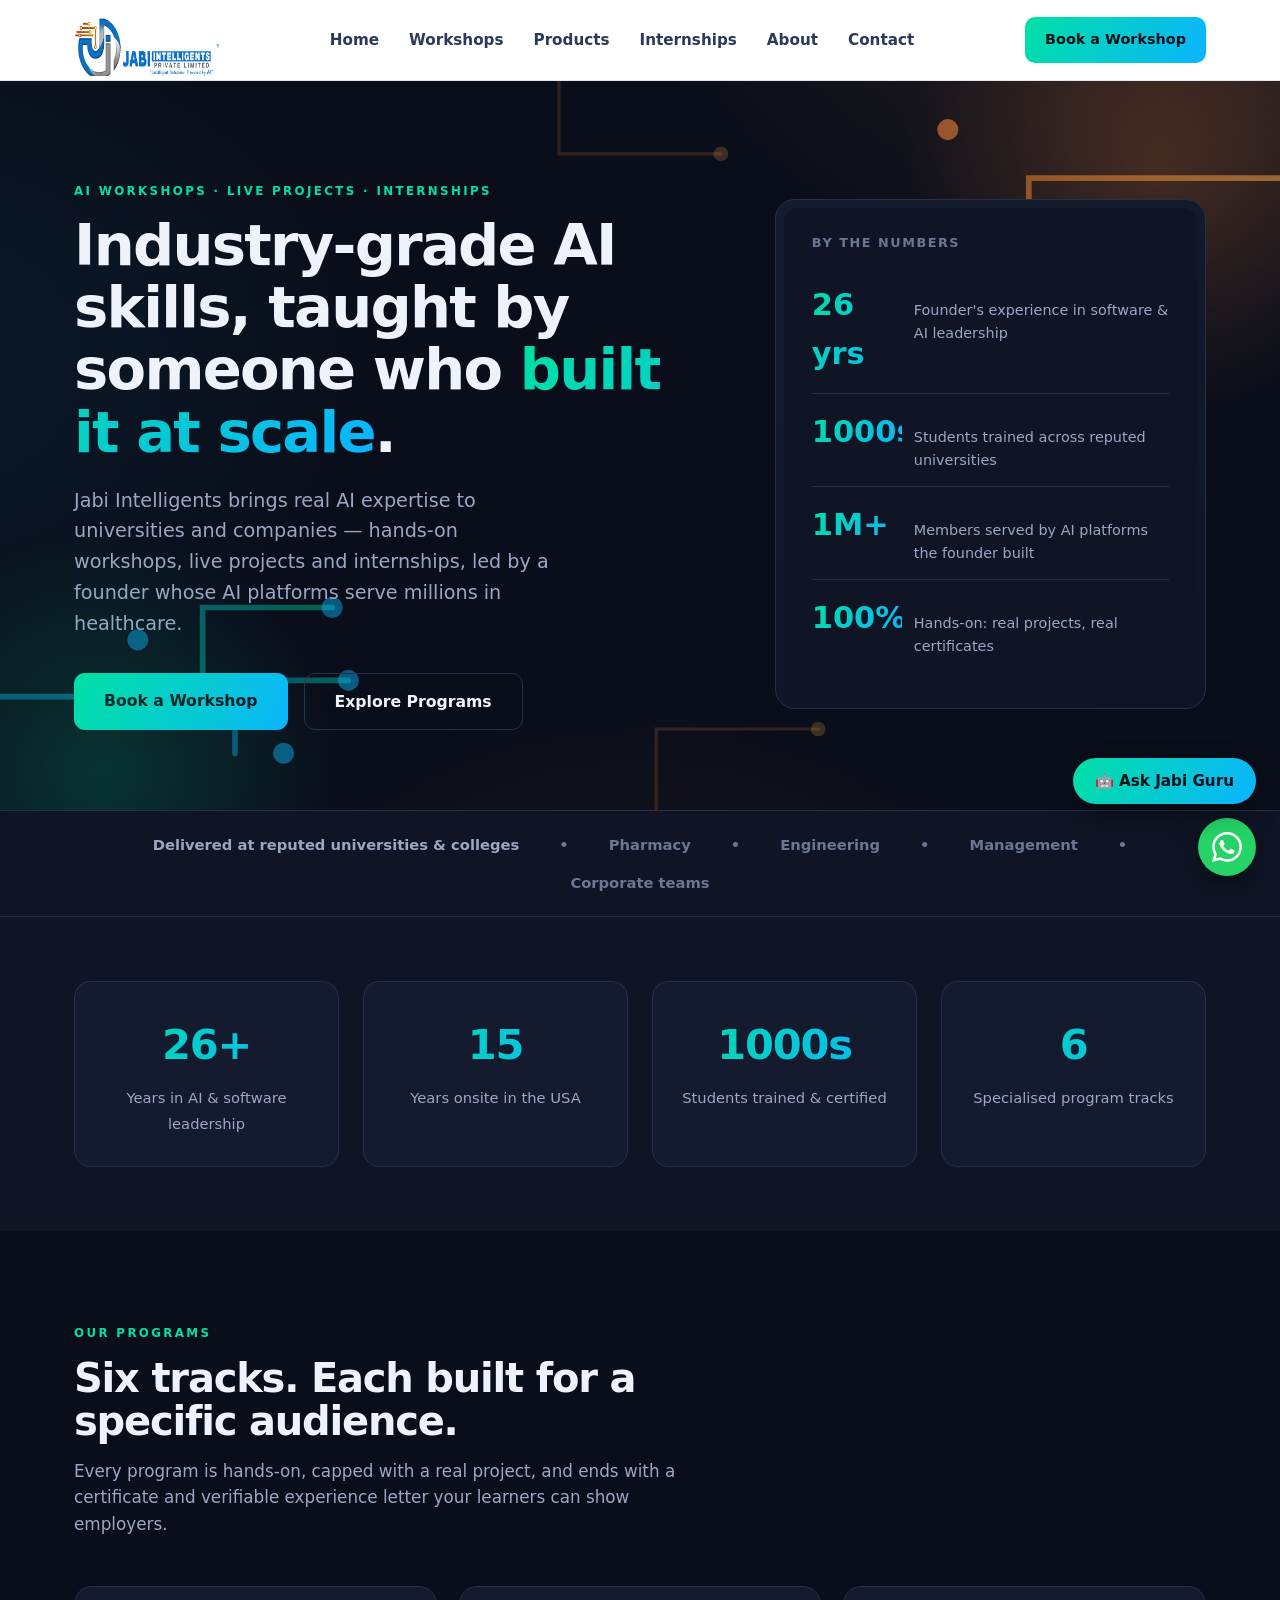
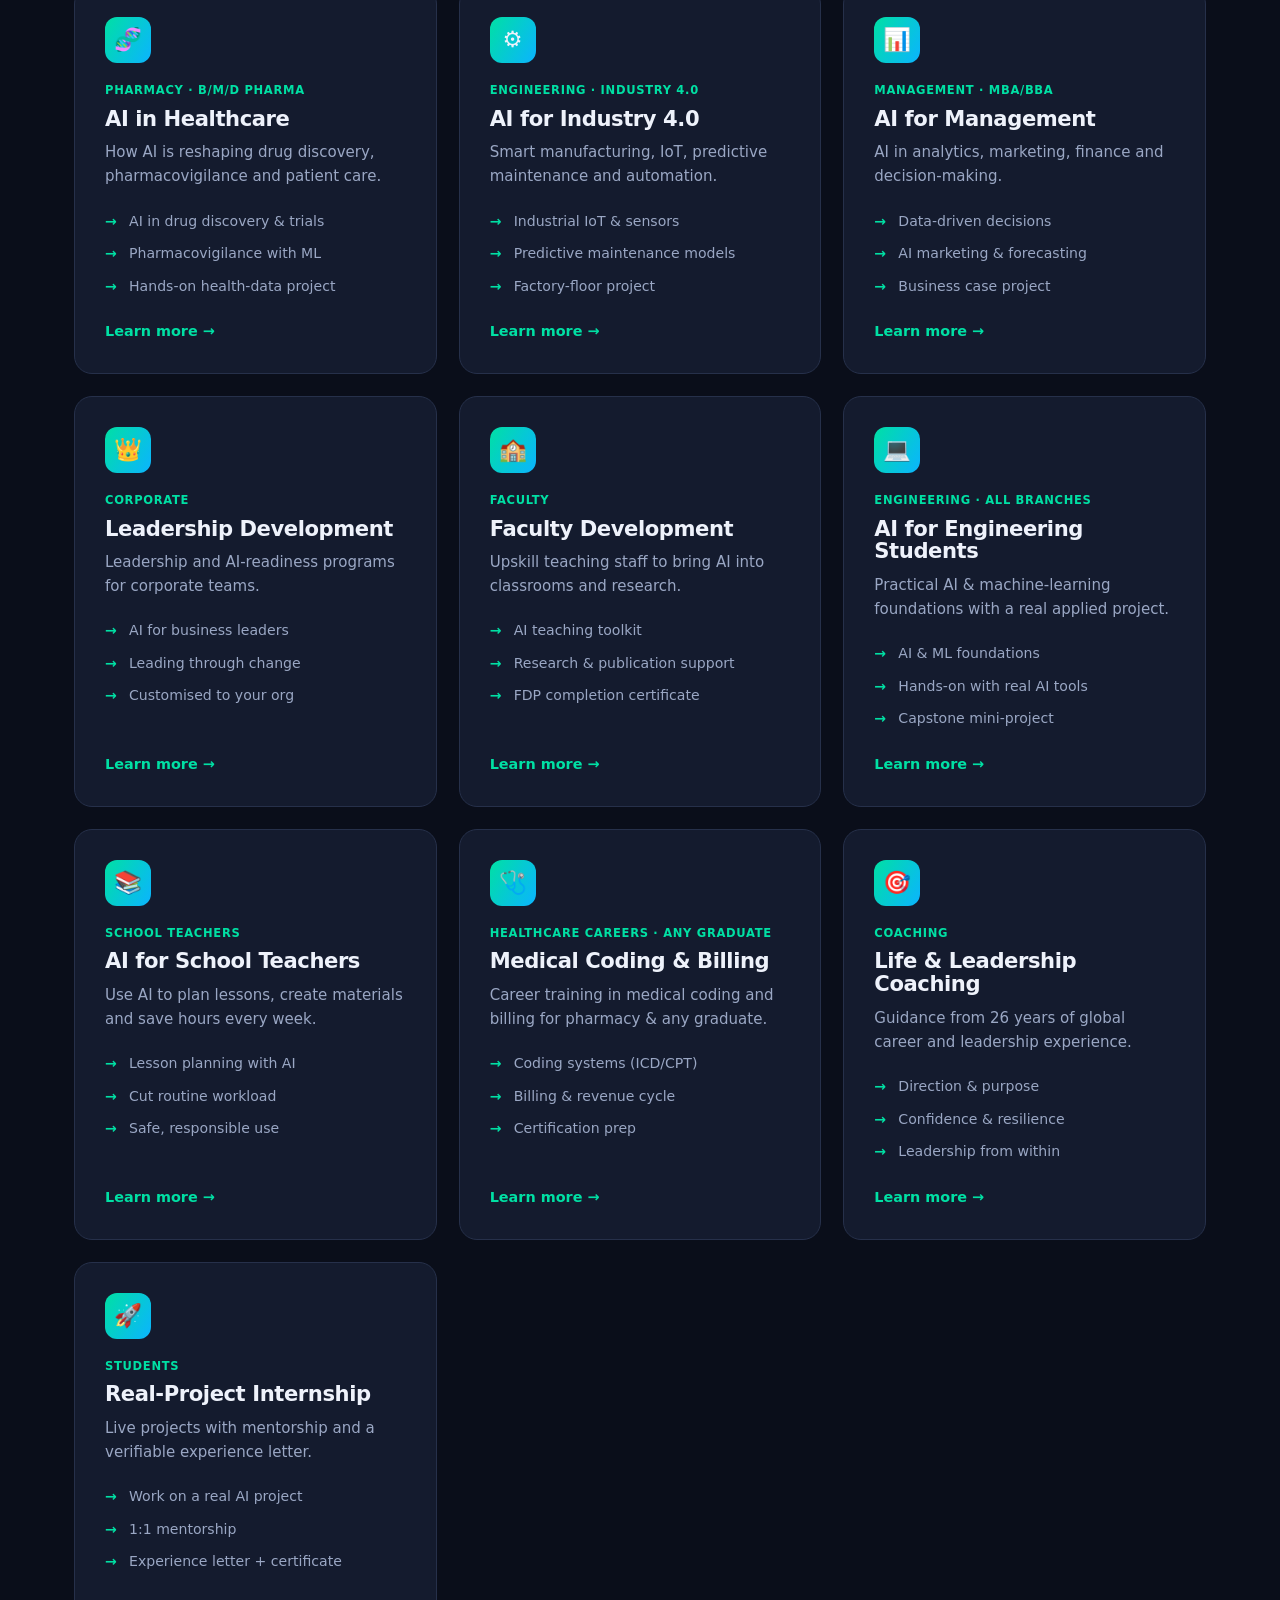
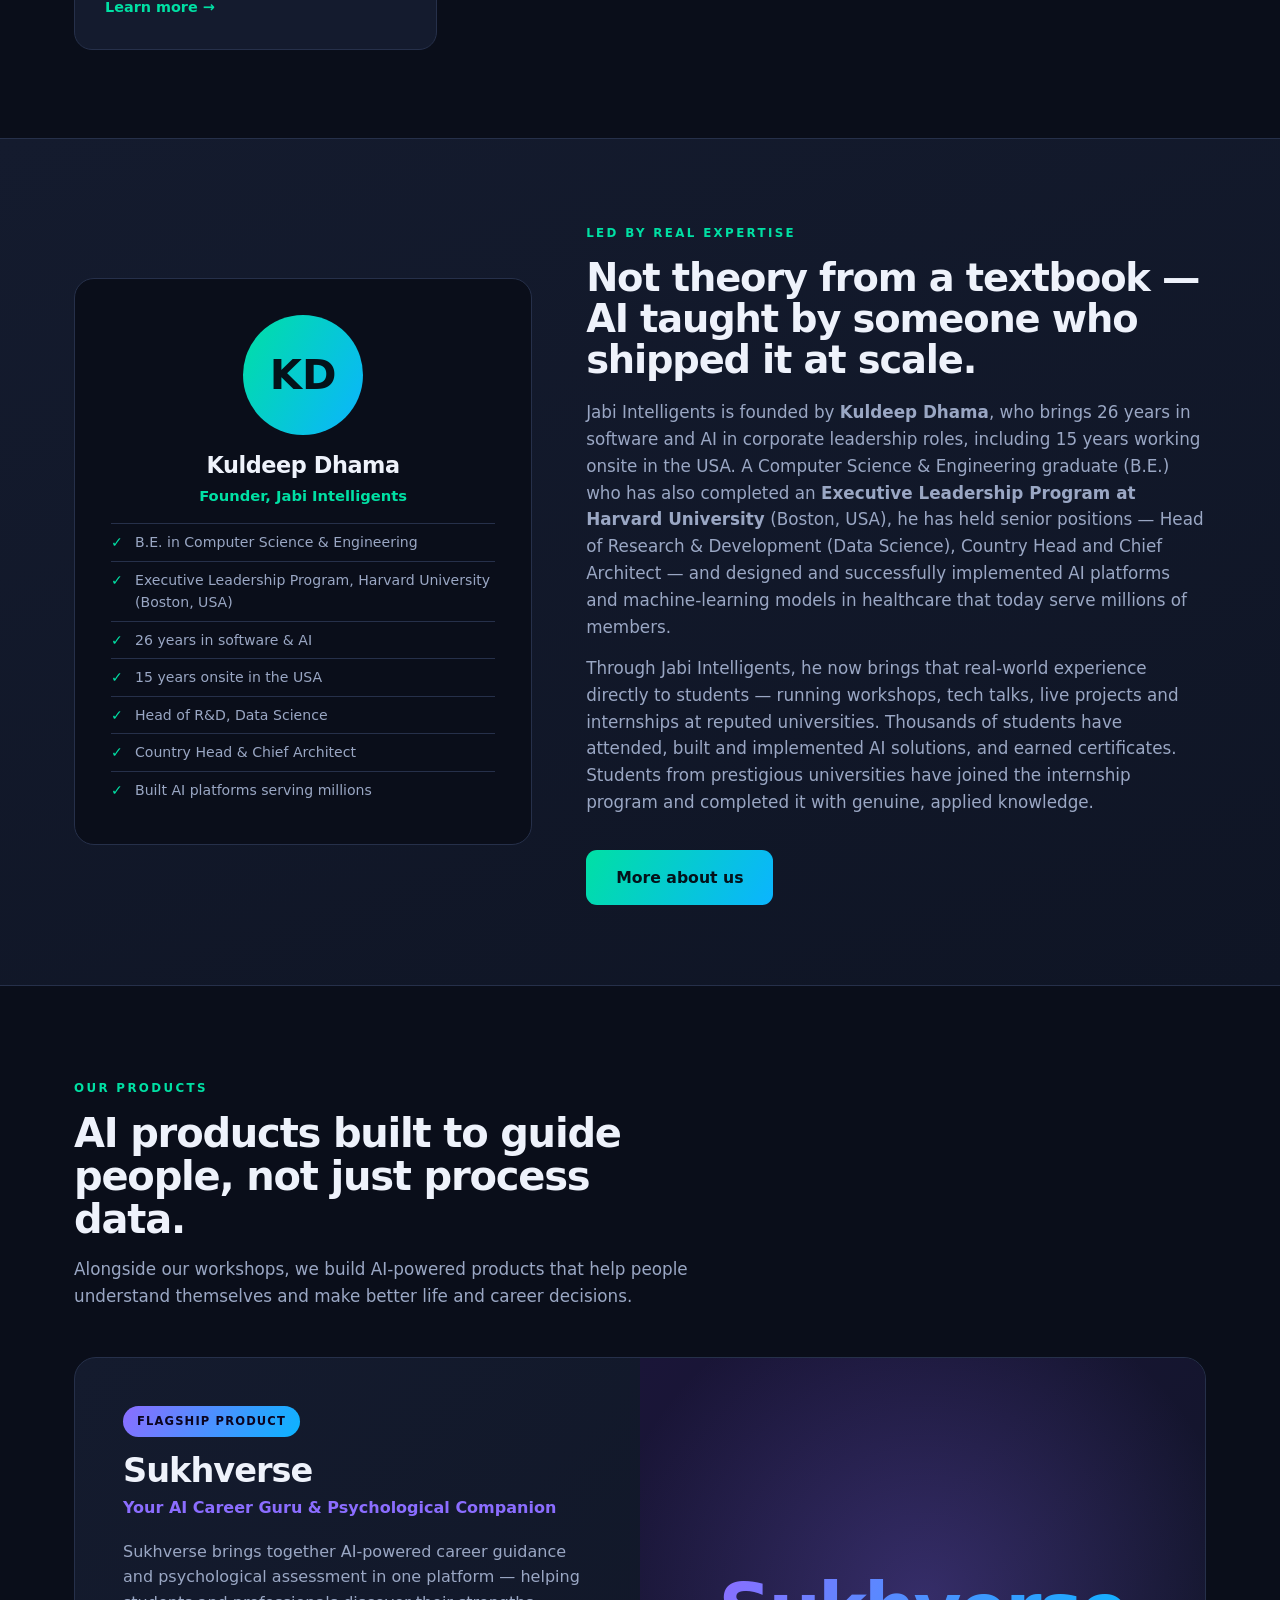
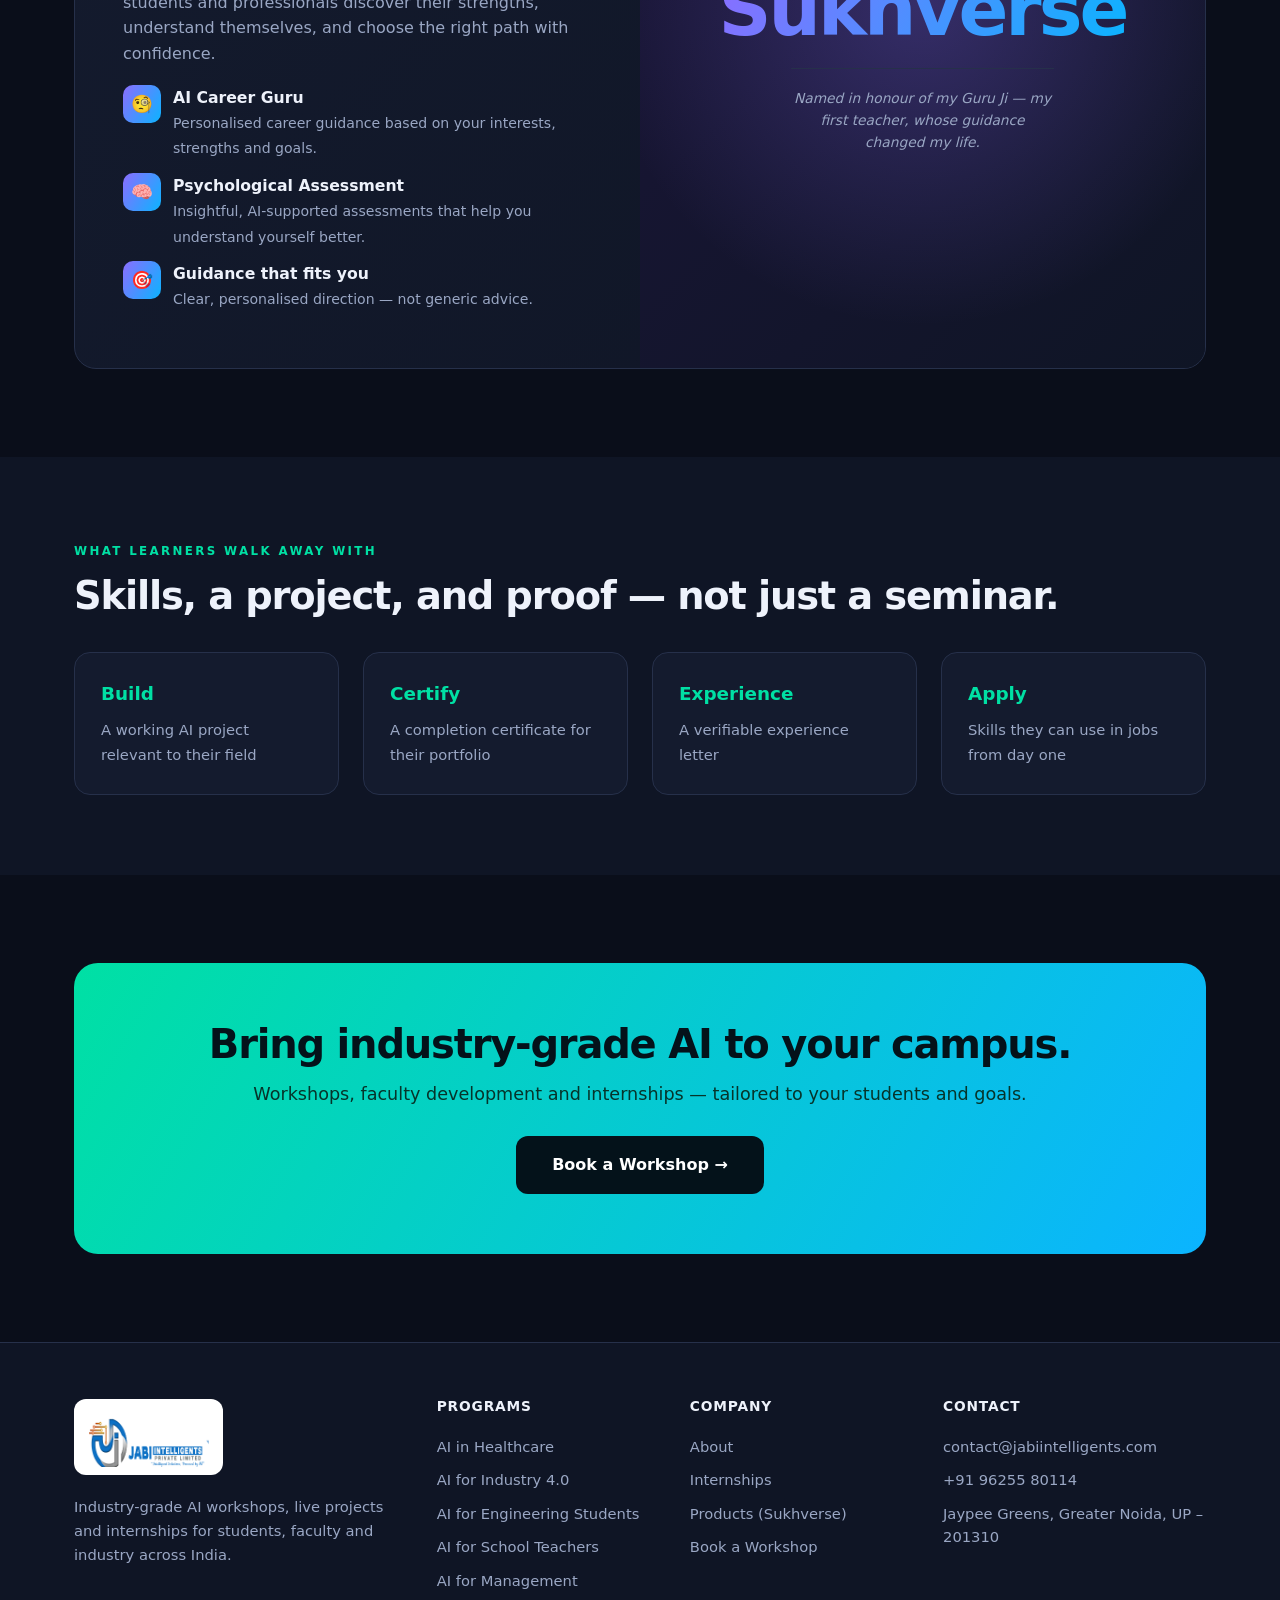
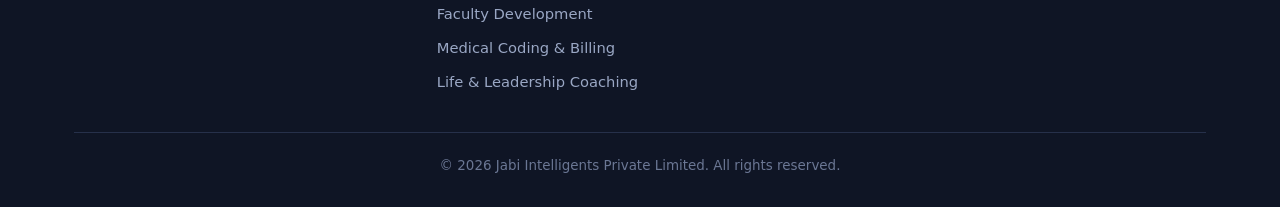
<file: index.html>
<!DOCTYPE html>
<html lang="en">
<head>
<meta charset="UTF-8">
<meta name="viewport" content="width=device-width, initial-scale=1">
<title>Jabi Intelligents — AI Workshops, Live Projects &amp; Internships for Universities</title>
<meta name="description" content="Founded by an AI leader with 26 years' experience, Jabi Intelligents delivers hands-on AI workshops, tech talks, live projects and internships. Thousands of students trained across reputed universities — with real projects and certificates.">
<meta name="author" content="Jabi Intelligents Private Limited">
<meta name="keywords" content="AI workshop, AI workshop for students, AI training, FDP, faculty development program, school teacher AI training, AI for engineering students, AI for pharmacy, medical coding training, AI internship, Industry 4.0 workshop, AI workshop India, Noida, Jabi Intelligents">
<meta name="robots" content="index, follow">
<meta name="geo.region" content="IN-UP">
<meta name="geo.placename" content="Greater Noida">
<link rel="canonical" href="https://jabiintelligents.com/">
<meta property="og:url" content="https://jabiintelligents.com/">
<meta property="og:image" content="https://jabiintelligents.com/jabiLogo.png">
<meta property="og:site_name" content="Jabi Intelligents">
<meta name="twitter:card" content="summary_large_image">
<meta property="og:title" content="Jabi Intelligents — AI Workshops &amp; Internships for Universities">
<meta property="og:description" content="Hands-on AI training led by an industry veteran with 26 years' experience and AI platforms serving millions in healthcare.">
<meta property="og:type" content="website">
<link rel="icon" type="image/png" href="jabiIcon.png">
<link rel="stylesheet" href="style.css">
<script type="application/ld+json">
{
  "@context":"https://schema.org",
  "@type":"EducationalOrganization",
  "name":"Jabi Intelligents Private Limited",
  "alternateName":"Jabi Intelligents",
  "url":"https://jabiintelligents.com",
  "logo":"https://jabiintelligents.com/jabiLogo.png",
  "description":"AI workshops, faculty development programs, live projects and internships for pharmacy, engineering, management students, school teachers and corporate teams across India.",
  "email":"contact@jabiintelligents.com",
  "telephone":"+91-9625580114",
  "address":{"@type":"PostalAddress","streetAddress":"Jaypee Greens","addressLocality":"Greater Noida","addressRegion":"Uttar Pradesh","postalCode":"201310","addressCountry":"IN"},
  "founder":{"@type":"Person","name":"Kuldeep Dhama","jobTitle":"Founder","alumniOf":["Harvard University - Executive Leadership Program","B.E. Computer Science and Engineering"],"description":"B.E. in Computer Science and Engineering, Executive Leadership Program from Harvard University. 26 years in software and AI leadership, 15 years onsite in the USA, builder of healthcare AI platforms serving millions."},
  "sameAs":[]
}
</script>
</head>
<body>

<header>
  <div class="wrap">
    <nav>
      <a class="logo" href="index.html"><img class="nav-logo-img" src="jabiLogo.png" alt="Jabi Intelligents Private Limited"></a>
      <div class="navlinks">
        <a href="index.html">Home</a>
        <a href="programs.html">Workshops</a>
        <a href="index.html#products">Products</a>
        <a href="internship.html">Internships</a>
        <a href="about.html">About</a>
        <a href="contact.html">Contact</a>
      </div>
      <a class="nav-cta" href="contact.html">Book a Workshop</a>
      <button class="menu-btn" aria-label="Menu" onclick="this.closest('nav').querySelector('.navlinks').classList.toggle('open')">&#9776;</button>
    </nav>
  </div>
</header>

<section class="hero">
  <div class="wrap hero-grid">
    <div>
      <span class="eyebrow">AI Workshops &middot; Live Projects &middot; Internships</span>
      <h1>Industry-grade AI skills, taught by someone who <span class="grad-text">built it at scale</span>.</h1>
      <p class="lead">Jabi Intelligents brings real AI expertise to universities and companies &mdash; hands-on workshops, live projects and internships, led by a founder whose AI platforms serve millions in healthcare.</p>
      <div class="hero-cta">
        <a class="btn btn-primary" href="contact.html">Book a Workshop</a>
        <a class="btn btn-ghost" href="programs.html">Explore Programs</a>
      </div>
    </div>
    <div class="hero-panel">
      <div class="hero-panel-inner">
        <h3>By the numbers</h3>
        <div class="mini-stat"><b class="grad-text">26 yrs</b><span>Founder's experience in software &amp; AI leadership</span></div>
        <div class="mini-stat"><b class="grad-text">1000s</b><span>Students trained across reputed universities</span></div>
        <div class="mini-stat"><b class="grad-text">1M+</b><span>Members served by AI platforms the founder built</span></div>
        <div class="mini-stat"><b class="grad-text">100%</b><span>Hands-on: real projects, real certificates</span></div>
      </div>
    </div>
  </div>
</section>

<div class="logos">
  <div class="wrap">
    <b>Delivered at reputed universities &amp; colleges</b>
    <span>&bull;</span><span>Pharmacy</span><span>&bull;</span><span>Engineering</span><span>&bull;</span><span>Management</span><span>&bull;</span><span>Corporate teams</span>
  </div>
</div>

<section class="stats">
  <div class="wrap">
    <div class="stats-grid">
      <div class="stat-card"><b class="grad-text">26+</b><span>Years in AI &amp; software leadership</span></div>
      <div class="stat-card"><b class="grad-text">15</b><span>Years onsite in the USA</span></div>
      <div class="stat-card"><b class="grad-text">1000s</b><span>Students trained &amp; certified</span></div>
      <div class="stat-card"><b class="grad-text">6</b><span>Specialised program tracks</span></div>
    </div>
  </div>
</section>

<section class="block" id="programs">
  <div class="wrap">
    <div class="sec-head">
      <span class="eyebrow">Our Programs</span>
      <h2>Six tracks. Each built for a specific audience.</h2>
      <p>Every program is hands-on, capped with a real project, and ends with a certificate and verifiable experience letter your learners can show employers.</p>
    </div>
    <div class="programs">
      <div class="pcard">
        <div class="ic">&#129516;</div>
        <span class="tag">Pharmacy &middot; B/M/D Pharma</span>
        <h3>AI in Healthcare</h3>
        <p>How AI is reshaping drug discovery, pharmacovigilance and patient care.</p>
        <ul><li>AI in drug discovery &amp; trials</li><li>Pharmacovigilance with ML</li><li>Hands-on health-data project</li></ul>
        <a class="more" href="pharmacy-ai.html">Learn more &rarr;</a>
      </div>
      <div class="pcard">
        <div class="ic">&#9881;</div>
        <span class="tag">Engineering &middot; Industry 4.0</span>
        <h3>AI for Industry 4.0</h3>
        <p>Smart manufacturing, IoT, predictive maintenance and automation.</p>
        <ul><li>Industrial IoT &amp; sensors</li><li>Predictive maintenance models</li><li>Factory-floor project</li></ul>
        <a class="more" href="engineering-ai.html">Learn more &rarr;</a>
      </div>
      <div class="pcard">
        <div class="ic">&#128202;</div>
        <span class="tag">Management &middot; MBA/BBA</span>
        <h3>AI for Management</h3>
        <p>AI in analytics, marketing, finance and decision-making.</p>
        <ul><li>Data-driven decisions</li><li>AI marketing &amp; forecasting</li><li>Business case project</li></ul>
        <a class="more" href="management-ai.html">Learn more &rarr;</a>
      </div>
      <div class="pcard">
        <div class="ic">&#128081;</div>
        <span class="tag">Corporate</span>
        <h3>Leadership Development</h3>
        <p>Leadership and AI-readiness programs for corporate teams.</p>
        <ul><li>AI for business leaders</li><li>Leading through change</li><li>Customised to your org</li></ul>
        <a class="more" href="corporate-leadership.html">Learn more &rarr;</a>
      </div>
      <div class="pcard">
        <div class="ic">&#127979;</div>
        <span class="tag">Faculty</span>
        <h3>Faculty Development</h3>
        <p>Upskill teaching staff to bring AI into classrooms and research.</p>
        <ul><li>AI teaching toolkit</li><li>Research &amp; publication support</li><li>FDP completion certificate</li></ul>
        <a class="more" href="faculty-development.html">Learn more &rarr;</a>
      </div>
      <div class="pcard">
        <div class="ic">&#128187;</div>
        <span class="tag">Engineering &middot; All Branches</span>
        <h3>AI for Engineering Students</h3>
        <p>Practical AI &amp; machine-learning foundations with a real applied project.</p>
        <ul><li>AI &amp; ML foundations</li><li>Hands-on with real AI tools</li><li>Capstone mini-project</li></ul>
        <a class="more" href="engineering-students.html">Learn more &rarr;</a>
      </div>
      <div class="pcard">
        <div class="ic">&#128218;</div>
        <span class="tag">School Teachers</span>
        <h3>AI for School Teachers</h3>
        <p>Use AI to plan lessons, create materials and save hours every week.</p>
        <ul><li>Lesson planning with AI</li><li>Cut routine workload</li><li>Safe, responsible use</li></ul>
        <a class="more" href="school-teachers.html">Learn more &rarr;</a>
      </div>
      <div class="pcard">
        <div class="ic">&#129658;</div>
        <span class="tag">Healthcare Careers &middot; Any Graduate</span>
        <h3>Medical Coding &amp; Billing</h3>
        <p>Career training in medical coding and billing for pharmacy &amp; any graduate.</p>
        <ul><li>Coding systems (ICD/CPT)</li><li>Billing &amp; revenue cycle</li><li>Certification prep</li></ul>
        <a class="more" href="medical-coding.html">Learn more &rarr;</a>
      </div>
      <div class="pcard">
        <div class="ic">&#127919;</div>
        <span class="tag">Coaching</span>
        <h3>Life &amp; Leadership Coaching</h3>
        <p>Guidance from 26 years of global career and leadership experience.</p>
        <ul><li>Direction &amp; purpose</li><li>Confidence &amp; resilience</li><li>Leadership from within</li></ul>
        <a class="more" href="life-coaching.html">Learn more &rarr;</a>
      </div>
      <div class="pcard">
        <div class="ic">&#128640;</div>
        <span class="tag">Students</span>
        <h3>Real-Project Internship</h3>
        <p>Live projects with mentorship and a verifiable experience letter.</p>
        <ul><li>Work on a real AI project</li><li>1:1 mentorship</li><li>Experience letter + certificate</li></ul>
        <a class="more" href="internship.html">Learn more &rarr;</a>
      </div>
    </div>
  </div>
</section>

<section class="founder">
  <div class="wrap">
    <div class="founder-card">
      <div class="founder-avatar">KD</div>
      <h3>Kuldeep Dhama</h3>
      <div class="role">Founder, Jabi Intelligents</div>
      <ul class="creds">
        <li>B.E. in Computer Science &amp; Engineering</li>
        <li>Executive Leadership Program, Harvard University (Boston, USA)</li>
        <li>26 years in software &amp; AI</li>
        <li>15 years onsite in the USA</li>
        <li>Head of R&amp;D, Data Science</li>
        <li>Country Head &amp; Chief Architect</li>
        <li>Built AI platforms serving millions</li>
      </ul>
    </div>
    <div>
      <span class="eyebrow">Led by real expertise</span>
      <h2>Not theory from a textbook &mdash; AI taught by someone who shipped it at scale.</h2>
      <p>Jabi Intelligents is founded by <strong>Kuldeep Dhama</strong>, who brings 26 years in software and AI in corporate leadership roles, including 15 years working onsite in the USA. A Computer Science &amp; Engineering graduate (B.E.) who has also completed an <strong>Executive Leadership Program at Harvard University</strong> (Boston, USA), he has held senior positions &mdash; Head of Research &amp; Development (Data Science), Country Head and Chief Architect &mdash; and designed and successfully implemented AI platforms and machine-learning models in healthcare that today serve millions of members.</p>
      <p>Through Jabi Intelligents, he now brings that real-world experience directly to students &mdash; running workshops, tech talks, live projects and internships at reputed universities. Thousands of students have attended, built and implemented AI solutions, and earned certificates. Students from prestigious universities have joined the internship program and completed it with genuine, applied knowledge.</p>
      <div class="hero-cta"><a class="btn btn-primary" href="about.html">More about us</a></div>
    </div>
  </div>
</section>

<section class="products" id="products">
  <div class="wrap">
    <div class="sec-head">
      <span class="eyebrow">Our Products</span>
      <h2>AI products built to guide people, not just process data.</h2>
      <p>Alongside our workshops, we build AI-powered products that help people understand themselves and make better life and career decisions.</p>
    </div>
    <div class="product-card">
      <div class="pc-body">
        <span class="product-badge">Flagship Product</span>
        <h3>Sukhverse</h3>
        <div class="tagline">Your AI Career Guru &amp; Psychological Companion</div>
        <p>Sukhverse brings together AI-powered career guidance and psychological assessment in one platform &mdash; helping students and professionals discover their strengths, understand themselves, and choose the right path with confidence.</p>
        <div class="product-feats">
          <div class="pf"><div class="pfic">&#129488;</div><div><b>AI Career Guru</b><span>Personalised career guidance based on your interests, strengths and goals.</span></div></div>
          <div class="pf"><div class="pfic">&#129504;</div><div><b>Psychological Assessment</b><span>Insightful, AI-supported assessments that help you understand yourself better.</span></div></div>
          <div class="pf"><div class="pfic">&#127919;</div><div><b>Guidance that fits you</b><span>Clear, personalised direction &mdash; not generic advice.</span></div></div>
        </div>
      </div>
      <div class="pc-visual">
        <div class="bigmark">Sukhverse</div>
        <div class="dedication">Named in honour of my Guru Ji &mdash; my first teacher, whose guidance changed my life.</div>
      </div>
    </div>
  </div>
</section>

<section class="band">
  <div class="wrap">
    <span class="eyebrow">What learners walk away with</span>
    <h2>Skills, a project, and proof &mdash; not just a seminar.</h2>
    <div class="out-grid">
      <div class="o"><b>Build</b><span>A working AI project relevant to their field</span></div>
      <div class="o"><b>Certify</b><span>A completion certificate for their portfolio</span></div>
      <div class="o"><b>Experience</b><span>A verifiable experience letter</span></div>
      <div class="o"><b>Apply</b><span>Skills they can use in jobs from day one</span></div>
    </div>
  </div>
</section>

<section class="block">
  <div class="wrap">
    <div class="cta">
      <h2>Bring industry-grade AI to your campus.</h2>
      <p>Workshops, faculty development and internships &mdash; tailored to your students and goals.</p>
      <a class="btn-dark" href="contact.html">Book a Workshop &rarr;</a>
    </div>
  </div>
</section>

<footer>
  <div class="wrap">
    <div class="cols">
      <div>
        <img class="footer-logo-img" src="jabiLogo.png" alt="Jabi Intelligents">
        <p>Industry-grade AI workshops, live projects and internships for students, faculty and industry across India.</p>
      </div>
      <div>
        <h4>Programs</h4>
        <a href="pharmacy-ai.html">AI in Healthcare</a>
        <a href="engineering-ai.html">AI for Industry 4.0</a>
        <a href="engineering-students.html">AI for Engineering Students</a>
        <a href="school-teachers.html">AI for School Teachers</a>
        <a href="management-ai.html">AI for Management</a>
        <a href="faculty-development.html">Faculty Development</a>
        <a href="medical-coding.html">Medical Coding &amp; Billing</a>
        <a href="life-coaching.html">Life &amp; Leadership Coaching</a>
      </div>
      <div>
        <h4>Company</h4>
        <a href="about.html">About</a>
        <a href="internship.html">Internships</a>
        <a href="index.html#products">Products (Sukhverse)</a>
        <a href="contact.html">Book a Workshop</a>
      </div>
      <div>
        <h4>Contact</h4>
        <a href="mailto:contact@jabiintelligents.com">contact@jabiintelligents.com</a>
        <a href="tel:+919625580114">+91 96255 80114</a>
        <a>Jaypee Greens, Greater Noida, UP &ndash; 201310</a>
      </div>
    </div>
    <div class="copyright">&copy; 2026 Jabi Intelligents Private Limited. All rights reserved.</div>
  </div>
</footer>

<a class="wa" href="https://wa.me/919625580114" aria-label="WhatsApp"><svg viewBox="0 0 24 24" width="30" height="30" fill="#fff" aria-hidden="true"><path d="M17.472 14.382c-.297-.149-1.758-.867-2.03-.967-.273-.099-.471-.148-.67.15-.197.297-.767.966-.94 1.164-.173.199-.347.223-.644.075-.297-.15-1.255-.463-2.39-1.475-.883-.788-1.48-1.761-1.653-2.059-.173-.297-.018-.458.13-.606.134-.133.298-.347.446-.52.149-.174.198-.298.298-.497.099-.198.05-.371-.025-.52-.075-.149-.669-1.612-.916-2.207-.242-.579-.487-.5-.669-.51-.173-.008-.371-.01-.57-.01-.198 0-.52.074-.792.372-.272.297-1.04 1.016-1.04 2.479 0 1.462 1.065 2.875 1.213 3.074.149.198 2.096 3.2 5.077 4.487.709.306 1.262.489 1.694.625.712.227 1.36.195 1.871.118.571-.085 1.758-.719 2.006-1.413.248-.694.248-1.289.173-1.413-.074-.124-.272-.198-.57-.347m-5.421 7.403h-.004a9.87 9.87 0 01-5.031-1.378l-.361-.214-3.741.982.998-3.648-.235-.374a9.86 9.86 0 01-1.51-5.26c.001-5.45 4.436-9.884 9.888-9.884 2.64 0 5.122 1.03 6.988 2.898a9.825 9.825 0 012.893 6.994c-.003 5.45-4.437 9.884-9.885 9.884m8.413-18.297A11.815 11.815 0 0012.05 0C5.495 0 .16 5.335.157 11.892c0 2.096.547 4.142 1.588 5.945L.057 24l6.305-1.654a11.882 11.882 0 005.683 1.448h.005c6.554 0 11.89-5.335 11.893-11.893a11.821 11.821 0 00-3.48-8.413Z"/></svg></a>

<script src="chat.js?v=7" defer></script>
</body>
</html>
</file>
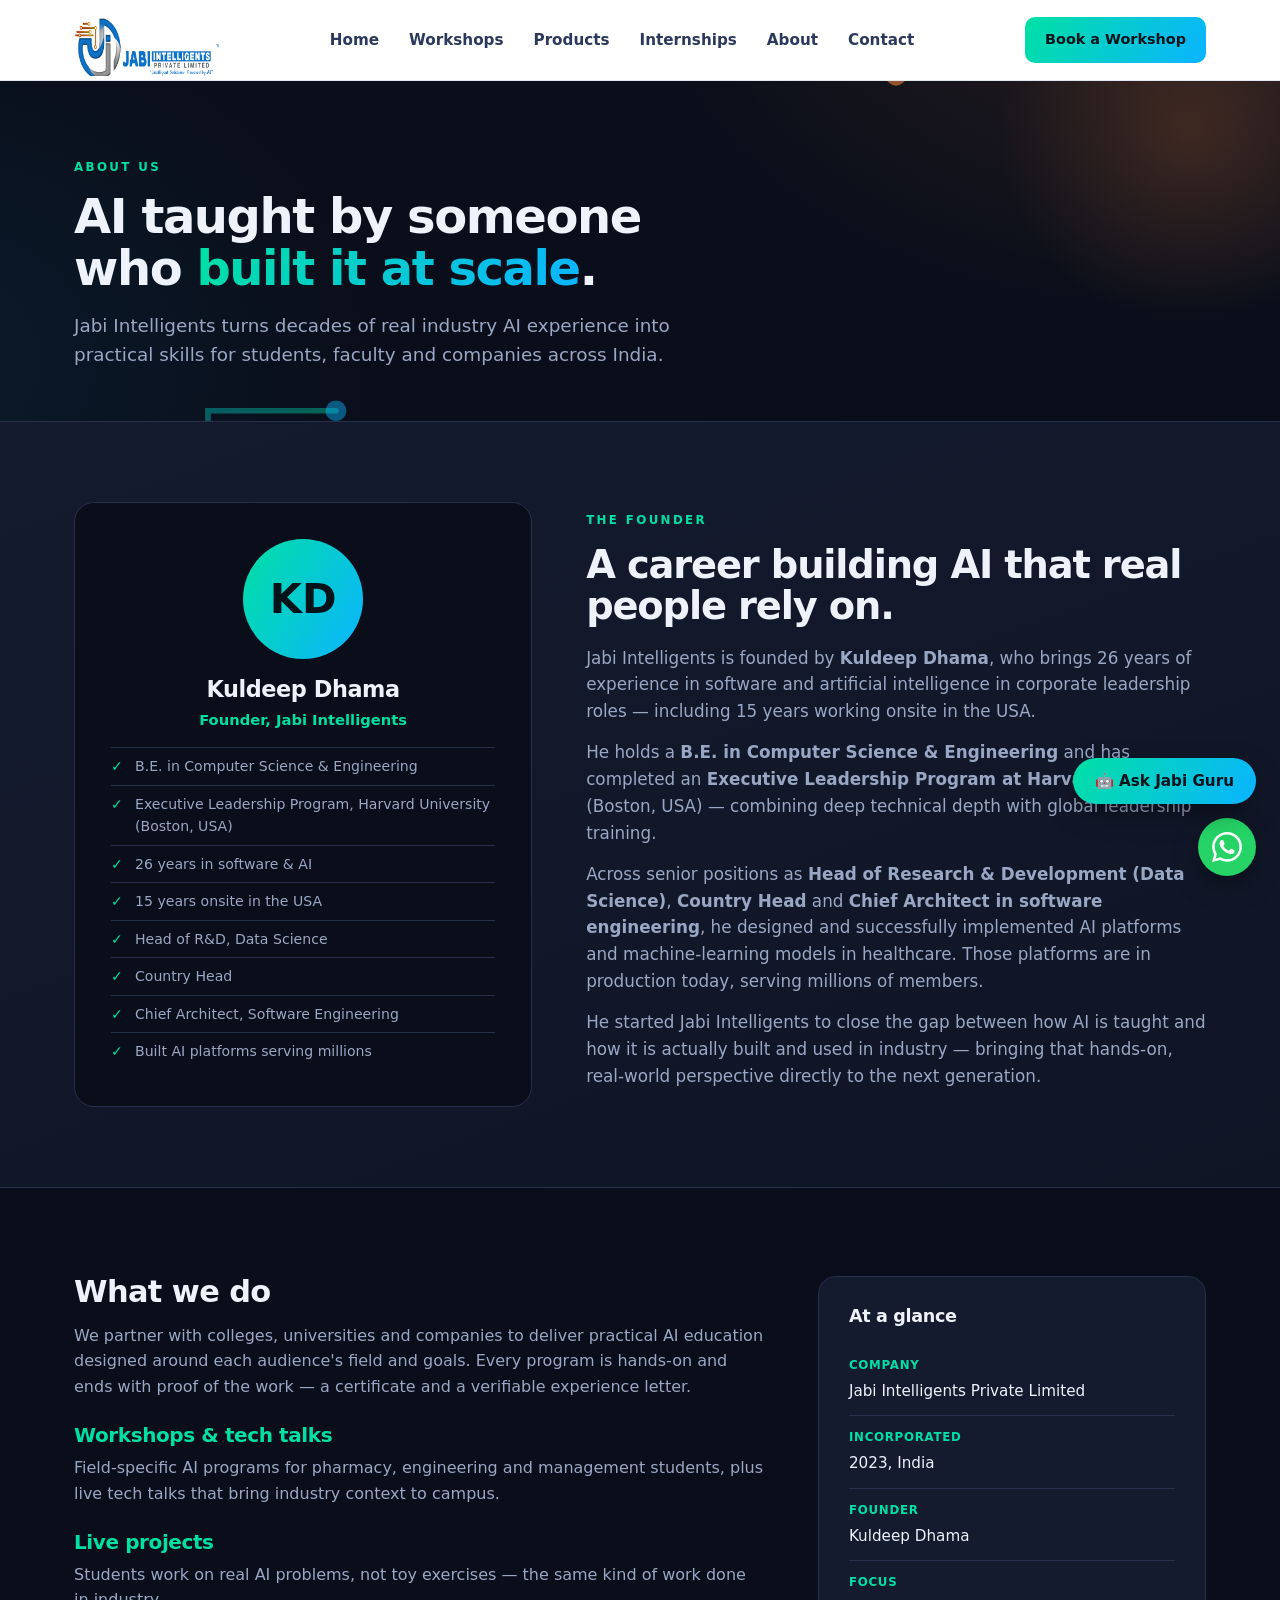
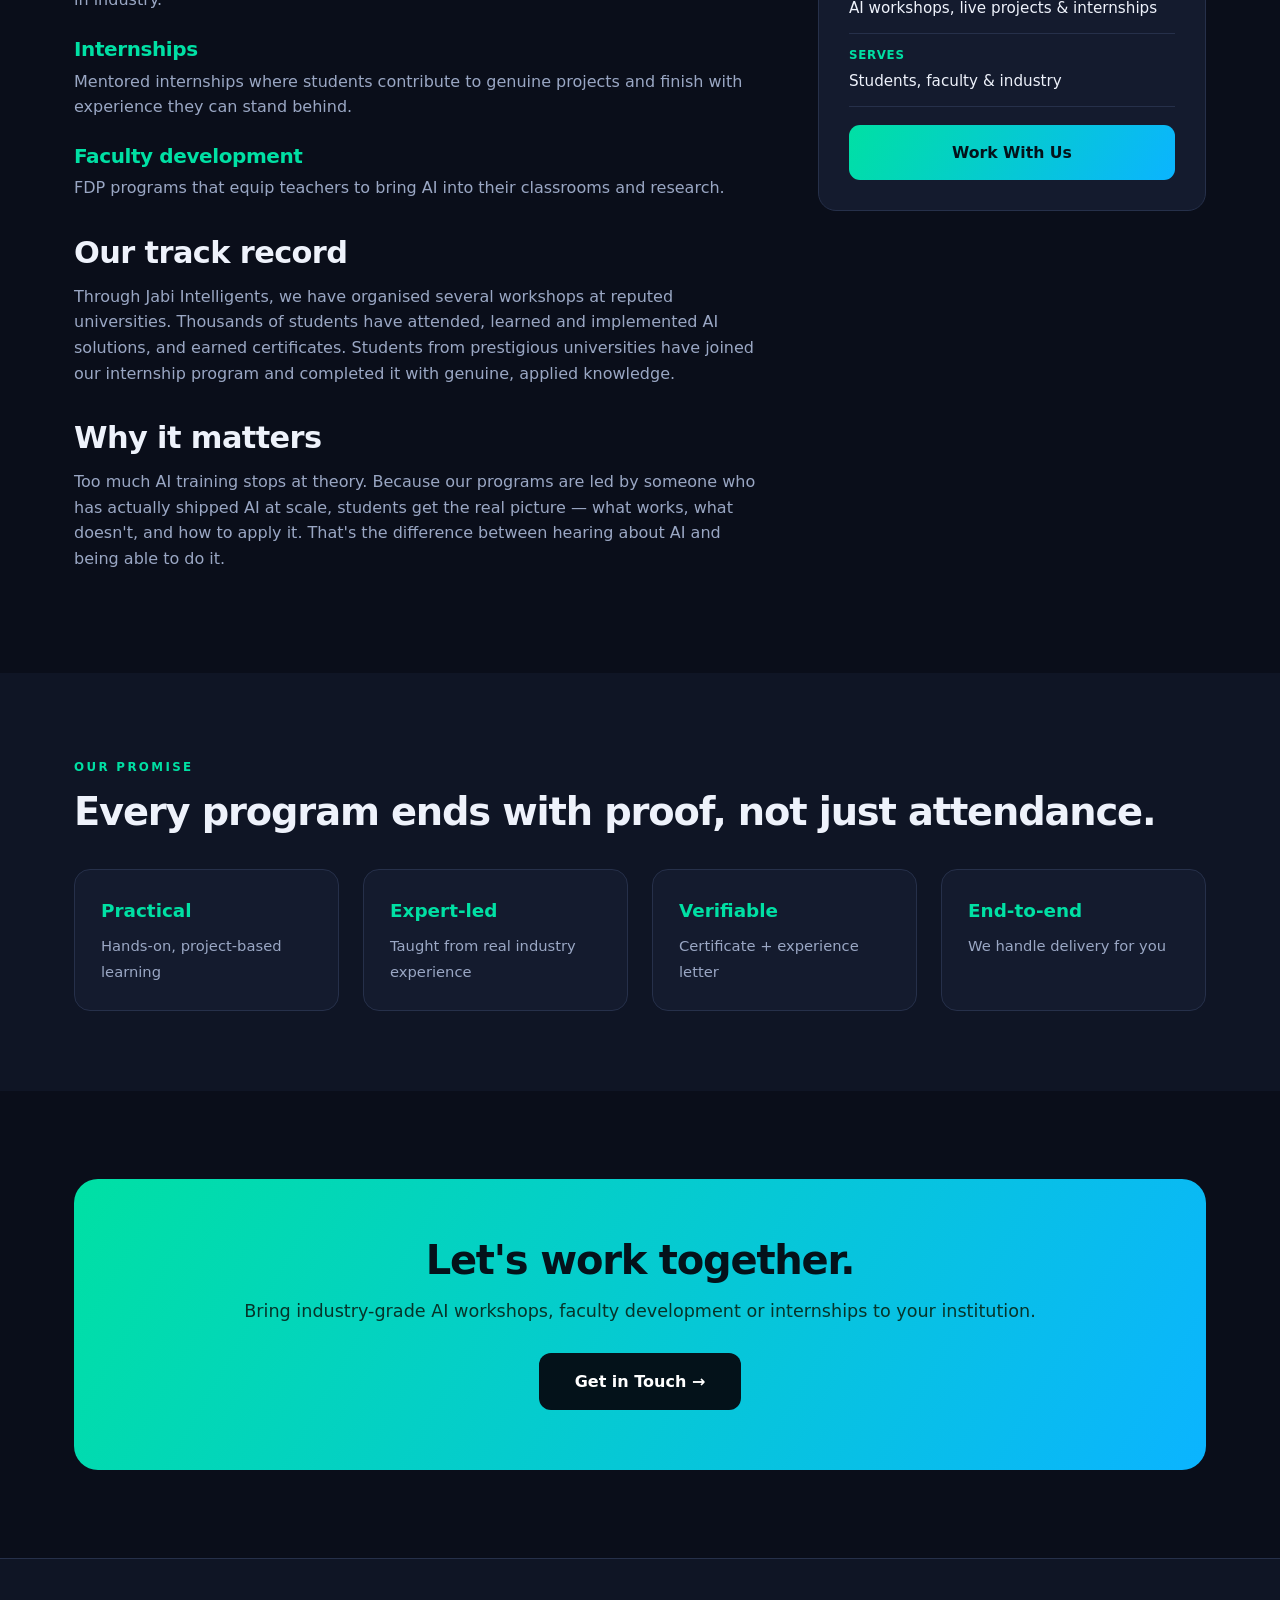
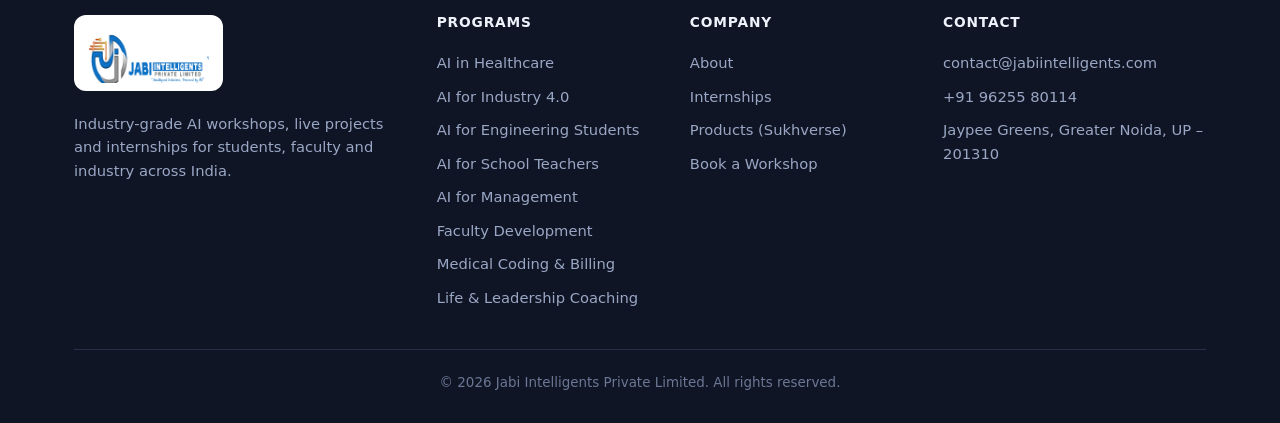
<file: about.html>
<!DOCTYPE html>
<html lang="en">
<head>
<meta charset="UTF-8">
<meta name="viewport" content="width=device-width, initial-scale=1">
<title>About Jabi Intelligents | Founded by an AI Industry Veteran</title>
<meta name="description" content="Jabi Intelligents is founded by Kuldeep Dhama, with 26 years in software and AI leadership and 15 years onsite in the USA, having built healthcare AI platforms serving millions. We deliver hands-on AI workshops and internships across reputed universities.">
<meta name="author" content="Jabi Intelligents Private Limited">
<meta name="keywords" content="Jabi Intelligents, AI training company, Kuldeep Dhama, AI workshops India, about Jabi Intelligents">
<meta name="robots" content="index, follow">
<meta name="geo.region" content="IN-UP">
<meta name="geo.placename" content="Greater Noida">
<link rel="canonical" href="https://jabiintelligents.com/about.html">
<meta property="og:url" content="https://jabiintelligents.com/about.html">
<meta property="og:image" content="https://jabiintelligents.com/jabiLogo.png">
<meta property="og:site_name" content="Jabi Intelligents">
<meta name="twitter:card" content="summary_large_image">
<link rel="icon" type="image/png" href="jabiIcon.png">
<link rel="stylesheet" href="style.css">
</head>
<body>

<header>
  <div class="wrap">
    <nav>
      <a class="logo" href="index.html"><img class="nav-logo-img" src="jabiLogo.png" alt="Jabi Intelligents Private Limited"></a>
      <div class="navlinks">
        <a href="index.html">Home</a>
        <a href="programs.html">Workshops</a>
        <a href="index.html#products">Products</a>
        <a href="internship.html">Internships</a>
        <a href="about.html">About</a>
        <a href="contact.html">Contact</a>
      </div>
      <a class="nav-cta" href="contact.html">Book a Workshop</a>
      <button class="menu-btn" aria-label="Menu" onclick="this.closest('nav').querySelector('.navlinks').classList.toggle('open')">&#9776;</button>
    </nav>
  </div>
</header>

<section class="page-hero">
  <div class="wrap">
    <span class="eyebrow">About Us</span>
    <h1>AI taught by someone who <span class="grad-text">built it at scale</span>.</h1>
    <p>Jabi Intelligents turns decades of real industry AI experience into practical skills for students, faculty and companies across India.</p>
  </div>
</section>

<section class="founder" style="border-top:0">
  <div class="wrap">
    <div class="founder-card">
      <div class="founder-avatar">KD</div>
      <h3>Kuldeep Dhama</h3>
      <div class="role">Founder, Jabi Intelligents</div>
      <ul class="creds">
        <li>B.E. in Computer Science &amp; Engineering</li>
        <li>Executive Leadership Program, Harvard University (Boston, USA)</li>
        <li>26 years in software &amp; AI</li>
        <li>15 years onsite in the USA</li>
        <li>Head of R&amp;D, Data Science</li>
        <li>Country Head</li>
        <li>Chief Architect, Software Engineering</li>
        <li>Built AI platforms serving millions</li>
      </ul>
    </div>
    <div>
      <span class="eyebrow">The Founder</span>
      <h2>A career building AI that real people rely on.</h2>
      <p>Jabi Intelligents is founded by <strong>Kuldeep Dhama</strong>, who brings 26 years of experience in software and artificial intelligence in corporate leadership roles &mdash; including 15 years working onsite in the USA.</p>
      <p>He holds a <strong>B.E. in Computer Science &amp; Engineering</strong> and has completed an <strong>Executive Leadership Program at Harvard University</strong> (Boston, USA) &mdash; combining deep technical depth with global leadership training.</p>
      <p>Across senior positions as <strong>Head of Research &amp; Development (Data Science)</strong>, <strong>Country Head</strong> and <strong>Chief Architect in software engineering</strong>, he designed and successfully implemented AI platforms and machine-learning models in healthcare. Those platforms are in production today, serving millions of members.</p>
      <p>He started Jabi Intelligents to close the gap between how AI is taught and how it is actually built and used in industry &mdash; bringing that hands-on, real-world perspective directly to the next generation.</p>
    </div>
  </div>
</section>

<section class="block">
  <div class="wrap content-grid">
    <div class="prose">
      <h2>What we do</h2>
      <p>We partner with colleges, universities and companies to deliver practical AI education designed around each audience's field and goals. Every program is hands-on and ends with proof of the work &mdash; a certificate and a verifiable experience letter.</p>

      <h3>Workshops &amp; tech talks</h3>
      <p>Field-specific AI programs for pharmacy, engineering and management students, plus live tech talks that bring industry context to campus.</p>

      <h3>Live projects</h3>
      <p>Students work on real AI problems, not toy exercises &mdash; the same kind of work done in industry.</p>

      <h3>Internships</h3>
      <p>Mentored internships where students contribute to genuine projects and finish with experience they can stand behind.</p>

      <h3>Faculty development</h3>
      <p>FDP programs that equip teachers to bring AI into their classrooms and research.</p>

      <h2>Our track record</h2>
      <p>Through Jabi Intelligents, we have organised several workshops at reputed universities. Thousands of students have attended, learned and implemented AI solutions, and earned certificates. Students from prestigious universities have joined our internship program and completed it with genuine, applied knowledge.</p>

      <h2>Why it matters</h2>
      <p>Too much AI training stops at theory. Because our programs are led by someone who has actually shipped AI at scale, students get the real picture &mdash; what works, what doesn't, and how to apply it. That's the difference between hearing about AI and being able to do it.</p>
    </div>
    <aside class="sidebar">
      <h3>At a glance</h3>
      <div class="fact"><b>Company</b><span>Jabi Intelligents Private Limited</span></div>
      <div class="fact"><b>Incorporated</b><span>2023, India</span></div>
      <div class="fact"><b>Founder</b><span>Kuldeep Dhama</span></div>
      <div class="fact"><b>Focus</b><span>AI workshops, live projects &amp; internships</span></div>
      <div class="fact"><b>Serves</b><span>Students, faculty &amp; industry</span></div>
      <a class="btn btn-primary" href="contact.html">Work With Us</a>
    </aside>
  </div>
</section>

<section class="band">
  <div class="wrap">
    <span class="eyebrow">Our promise</span>
    <h2>Every program ends with proof, not just attendance.</h2>
    <div class="out-grid">
      <div class="o"><b>Practical</b><span>Hands-on, project-based learning</span></div>
      <div class="o"><b>Expert-led</b><span>Taught from real industry experience</span></div>
      <div class="o"><b>Verifiable</b><span>Certificate + experience letter</span></div>
      <div class="o"><b>End-to-end</b><span>We handle delivery for you</span></div>
    </div>
  </div>
</section>

<section class="block">
  <div class="wrap">
    <div class="cta">
      <h2>Let's work together.</h2>
      <p>Bring industry-grade AI workshops, faculty development or internships to your institution.</p>
      <a class="btn-dark" href="contact.html">Get in Touch &rarr;</a>
    </div>
  </div>
</section>

<footer>
  <div class="wrap">
    <div class="cols">
      <div>
        <img class="footer-logo-img" src="jabiLogo.png" alt="Jabi Intelligents">
        <p>Industry-grade AI workshops, live projects and internships for students, faculty and industry across India.</p>
      </div>
      <div>
        <h4>Programs</h4>
        <a href="pharmacy-ai.html">AI in Healthcare</a>
        <a href="engineering-ai.html">AI for Industry 4.0</a>
        <a href="engineering-students.html">AI for Engineering Students</a>
        <a href="school-teachers.html">AI for School Teachers</a>
        <a href="management-ai.html">AI for Management</a>
        <a href="faculty-development.html">Faculty Development</a>
        <a href="medical-coding.html">Medical Coding &amp; Billing</a>
        <a href="life-coaching.html">Life &amp; Leadership Coaching</a>
      </div>
      <div>
        <h4>Company</h4>
        <a href="about.html">About</a>
        <a href="internship.html">Internships</a>
        <a href="index.html#products">Products (Sukhverse)</a>
        <a href="contact.html">Book a Workshop</a>
      </div>
      <div>
        <h4>Contact</h4>
        <a href="mailto:contact@jabiintelligents.com">contact@jabiintelligents.com</a>
        <a href="tel:+919625580114">+91 96255 80114</a>
        <a>Jaypee Greens, Greater Noida, UP &ndash; 201310</a>
      </div>
    </div>
    <div class="copyright">&copy; 2026 Jabi Intelligents Private Limited. All rights reserved.</div>
  </div>
</footer>
<a class="wa" href="https://wa.me/919625580114" aria-label="WhatsApp"><svg viewBox="0 0 24 24" width="30" height="30" fill="#fff" aria-hidden="true"><path d="M17.472 14.382c-.297-.149-1.758-.867-2.03-.967-.273-.099-.471-.148-.67.15-.197.297-.767.966-.94 1.164-.173.199-.347.223-.644.075-.297-.15-1.255-.463-2.39-1.475-.883-.788-1.48-1.761-1.653-2.059-.173-.297-.018-.458.13-.606.134-.133.298-.347.446-.52.149-.174.198-.298.298-.497.099-.198.05-.371-.025-.52-.075-.149-.669-1.612-.916-2.207-.242-.579-.487-.5-.669-.51-.173-.008-.371-.01-.57-.01-.198 0-.52.074-.792.372-.272.297-1.04 1.016-1.04 2.479 0 1.462 1.065 2.875 1.213 3.074.149.198 2.096 3.2 5.077 4.487.709.306 1.262.489 1.694.625.712.227 1.36.195 1.871.118.571-.085 1.758-.719 2.006-1.413.248-.694.248-1.289.173-1.413-.074-.124-.272-.198-.57-.347m-5.421 7.403h-.004a9.87 9.87 0 01-5.031-1.378l-.361-.214-3.741.982.998-3.648-.235-.374a9.86 9.86 0 01-1.51-5.26c.001-5.45 4.436-9.884 9.888-9.884 2.64 0 5.122 1.03 6.988 2.898a9.825 9.825 0 012.893 6.994c-.003 5.45-4.437 9.884-9.885 9.884m8.413-18.297A11.815 11.815 0 0012.05 0C5.495 0 .16 5.335.157 11.892c0 2.096.547 4.142 1.588 5.945L.057 24l6.305-1.654a11.882 11.882 0 005.683 1.448h.005c6.554 0 11.89-5.335 11.893-11.893a11.821 11.821 0 00-3.48-8.413Z"/></svg></a>

<script src="chat.js?v=7" defer></script>
</body>
</html>
</file>
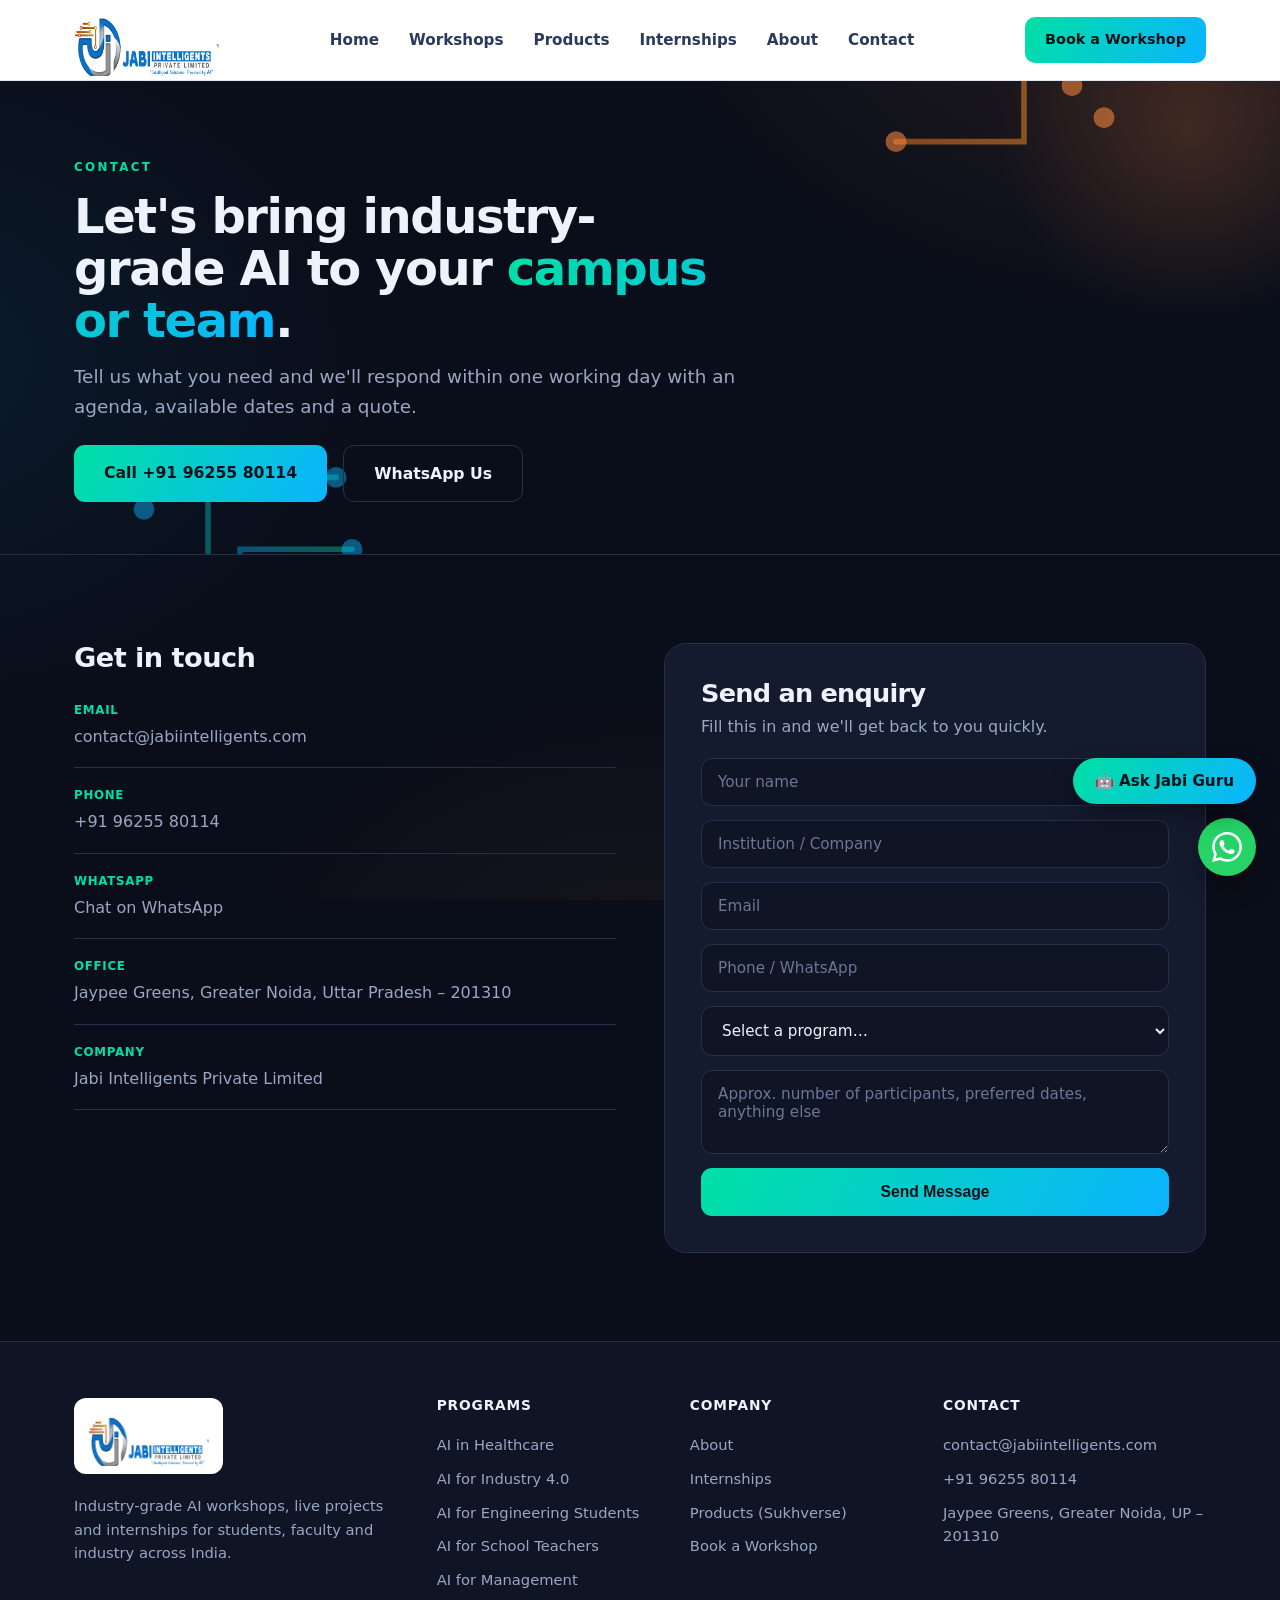
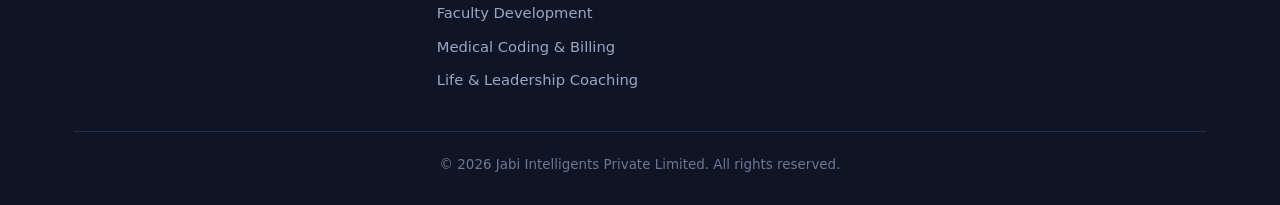
<file: contact.html>
<!DOCTYPE html>
<html lang="en">
<head>
<meta charset="UTF-8">
<meta name="viewport" content="width=device-width, initial-scale=1">
<title>Contact Jabi Intelligents | Book an AI Workshop</title>
<meta name="description" content="Contact Jabi Intelligents to book an AI workshop, faculty development program or internship for your institution or company. Email, phone and WhatsApp.">
<meta name="author" content="Jabi Intelligents Private Limited">
<meta name="keywords" content="book AI workshop, AI workshop enquiry, contact Jabi Intelligents, AI training booking, FDP booking">
<meta name="robots" content="index, follow">
<meta name="geo.region" content="IN-UP">
<meta name="geo.placename" content="Greater Noida">
<link rel="canonical" href="https://jabiintelligents.com/contact.html">
<meta property="og:url" content="https://jabiintelligents.com/contact.html">
<meta property="og:image" content="https://jabiintelligents.com/jabiLogo.png">
<meta property="og:site_name" content="Jabi Intelligents">
<meta name="twitter:card" content="summary_large_image">
<link rel="icon" type="image/png" href="jabiIcon.png">
<link rel="stylesheet" href="style.css">
</head>
<body>

<header>
  <div class="wrap">
    <nav>
      <a class="logo" href="index.html"><img class="nav-logo-img" src="jabiLogo.png" alt="Jabi Intelligents Private Limited"></a>
      <div class="navlinks">
        <a href="index.html">Home</a>
        <a href="programs.html">Workshops</a>
        <a href="index.html#products">Products</a>
        <a href="internship.html">Internships</a>
        <a href="about.html">About</a>
        <a href="contact.html">Contact</a>
      </div>
      <a class="nav-cta" href="contact.html">Book a Workshop</a>
      <button class="menu-btn" aria-label="Menu" onclick="this.closest('nav').querySelector('.navlinks').classList.toggle('open')">&#9776;</button>
    </nav>
  </div>
</header>

<section class="page-hero">
  <div class="wrap">
    <span class="eyebrow">Contact</span>
    <h1>Let's bring industry-grade AI to your <span class="grad-text">campus or team</span>.</h1>
    <p>Tell us what you need and we'll respond within one working day with an agenda, available dates and a quote.</p>
    <div class="hero-cta" style="margin-top:24px">
      <a class="btn btn-primary" href="tel:+919625580114">Call +91 96255 80114</a>
      <a class="btn btn-ghost" href="https://wa.me/919625580114">WhatsApp Us</a>
    </div>
  </div>
</section>

<section class="block">
  <div class="wrap contact-grid">
    <div class="contact-info">
      <h2 style="font-size:1.7rem;margin-bottom:10px">Get in touch</h2>
      <div class="item"><b>Email</b><span><a href="mailto:contact@jabiintelligents.com">contact@jabiintelligents.com</a></span></div>
      <div class="item"><b>Phone</b><span><a href="tel:+919625580114">+91 96255 80114</a></span></div>
      <div class="item"><b>WhatsApp</b><span><a href="https://wa.me/919625580114">Chat on WhatsApp</a></span></div>
      <div class="item"><b>Office</b><span>Jaypee Greens, Greater Noida, Uttar Pradesh &ndash; 201310</span></div>
      <div class="item"><b>Company</b><span>Jabi Intelligents Private Limited</span></div>
    </div>
    <div>
      <div class="leadform" style="grid-template-columns:1fr;padding:36px">
        <div>
          <h2 style="font-size:1.6rem;margin-bottom:6px">Send an enquiry</h2>
          <p style="margin-bottom:18px">Fill this in and we'll get back to you quickly.</p>
          <form id="enq" action="https://formsubmit.co/dhama.kuldeep@gmail.com" method="POST">
            <input type="hidden" name="_subject" value="Website Enquiry - Jabi Intelligents">
            <input type="hidden" name="_template" value="table">
            <input type="hidden" name="_captcha" value="false">
            <input type="hidden" name="_next" value="https://dhamakuldeep-lab.github.io/jabi_website/contact.html?sent=1">
            <input id="f_name" name="Name" type="text" placeholder="Your name" required>
            <input id="f_org" name="Institution / Company" type="text" placeholder="Institution / Company" required>
            <input id="f_email" name="Email" type="email" placeholder="Email" required>
            <input id="f_phone" name="Phone / WhatsApp" type="tel" placeholder="Phone / WhatsApp" required>
            <select id="f_prog" name="Program" required>
              <option value="">Select a program&hellip;</option>
              <option>AI in Healthcare (Pharmacy)</option>
              <option>AI for Industry 4.0 (Engineering/Corporate/ITI/Polytechnic)</option>
              <option>AI for Engineering Students</option>
              <option>AI for School Teachers</option>
              <option>AI for Management</option>
              <option>Corporate Leadership Development</option>
              <option>Faculty Development Program</option>
              <option>Medical Coding &amp; Billing</option>
              <option>Life &amp; Leadership Coaching</option>
              <option>Real-Project Internship</option>
              <option>Sukhverse (product enquiry)</option>
            </select>
            <textarea id="f_msg" name="Details" rows="3" placeholder="Approx. number of participants, preferred dates, anything else"></textarea>
            <button class="btn btn-primary" type="submit">Send Message</button>
          </form>
          <script>
                          var v=vals();
              var text="*Workshop Enquiry*%0A"
                +"Name: "+v.name+"%0A"+"Institution/Company: "+v.org+"%0A"
                +"Email: "+v.email+"%0A"+"Phone: "+v.phone+"%0A"+"Program: "+v.prog+"%0A"
                +"Details: "+v.msg;
              window.open("https://wa.me/919625580114?text="+text,"_blank");
              return false;
            }
            if(new URLSearchParams(location.search).get('sent')){
              var lf=document.querySelector('.leadform');
              if(lf){
                var note=document.createElement('div');
                note.style.cssText='background:rgba(0,224,164,.12);border:1px solid #00e0a4;color:#00e0a4;padding:14px 18px;border-radius:11px;font-weight:700;margin-bottom:16px';
                note.textContent='Thank you! Your message has been sent. We will get back to you within one working day.';
                lf.insertBefore(note, lf.firstChild);
              }
            }
          </script>
        </div>
      </div>
    </div>
  </div>
</section>

<footer>
  <div class="wrap">
    <div class="cols">
      <div>
        <img class="footer-logo-img" src="jabiLogo.png" alt="Jabi Intelligents">
        <p>Industry-grade AI workshops, live projects and internships for students, faculty and industry across India.</p>
      </div>
      <div>
        <h4>Programs</h4>
        <a href="pharmacy-ai.html">AI in Healthcare</a>
        <a href="engineering-ai.html">AI for Industry 4.0</a>
        <a href="engineering-students.html">AI for Engineering Students</a>
        <a href="school-teachers.html">AI for School Teachers</a>
        <a href="management-ai.html">AI for Management</a>
        <a href="faculty-development.html">Faculty Development</a>
        <a href="medical-coding.html">Medical Coding &amp; Billing</a>
        <a href="life-coaching.html">Life &amp; Leadership Coaching</a>
      </div>
      <div>
        <h4>Company</h4>
        <a href="about.html">About</a>
        <a href="internship.html">Internships</a>
        <a href="index.html#products">Products (Sukhverse)</a>
        <a href="contact.html">Book a Workshop</a>
      </div>
      <div>
        <h4>Contact</h4>
        <a href="mailto:contact@jabiintelligents.com">contact@jabiintelligents.com</a>
        <a href="tel:+919625580114">+91 96255 80114</a>
        <a>Jaypee Greens, Greater Noida, UP &ndash; 201310</a>
      </div>
    </div>
    <div class="copyright">&copy; 2026 Jabi Intelligents Private Limited. All rights reserved.</div>
  </div>
</footer>
<a class="wa" href="https://wa.me/919625580114" aria-label="WhatsApp"><svg viewBox="0 0 24 24" width="30" height="30" fill="#fff" aria-hidden="true"><path d="M17.472 14.382c-.297-.149-1.758-.867-2.03-.967-.273-.099-.471-.148-.67.15-.197.297-.767.966-.94 1.164-.173.199-.347.223-.644.075-.297-.15-1.255-.463-2.39-1.475-.883-.788-1.48-1.761-1.653-2.059-.173-.297-.018-.458.13-.606.134-.133.298-.347.446-.52.149-.174.198-.298.298-.497.099-.198.05-.371-.025-.52-.075-.149-.669-1.612-.916-2.207-.242-.579-.487-.5-.669-.51-.173-.008-.371-.01-.57-.01-.198 0-.52.074-.792.372-.272.297-1.04 1.016-1.04 2.479 0 1.462 1.065 2.875 1.213 3.074.149.198 2.096 3.2 5.077 4.487.709.306 1.262.489 1.694.625.712.227 1.36.195 1.871.118.571-.085 1.758-.719 2.006-1.413.248-.694.248-1.289.173-1.413-.074-.124-.272-.198-.57-.347m-5.421 7.403h-.004a9.87 9.87 0 01-5.031-1.378l-.361-.214-3.741.982.998-3.648-.235-.374a9.86 9.86 0 01-1.51-5.26c.001-5.45 4.436-9.884 9.888-9.884 2.64 0 5.122 1.03 6.988 2.898a9.825 9.825 0 012.893 6.994c-.003 5.45-4.437 9.884-9.885 9.884m8.413-18.297A11.815 11.815 0 0012.05 0C5.495 0 .16 5.335.157 11.892c0 2.096.547 4.142 1.588 5.945L.057 24l6.305-1.654a11.882 11.882 0 005.683 1.448h.005c6.554 0 11.89-5.335 11.893-11.893a11.821 11.821 0 00-3.48-8.413Z"/></svg></a>

<script src="chat.js?v=7" defer></script>
</body>
</html>
</file>
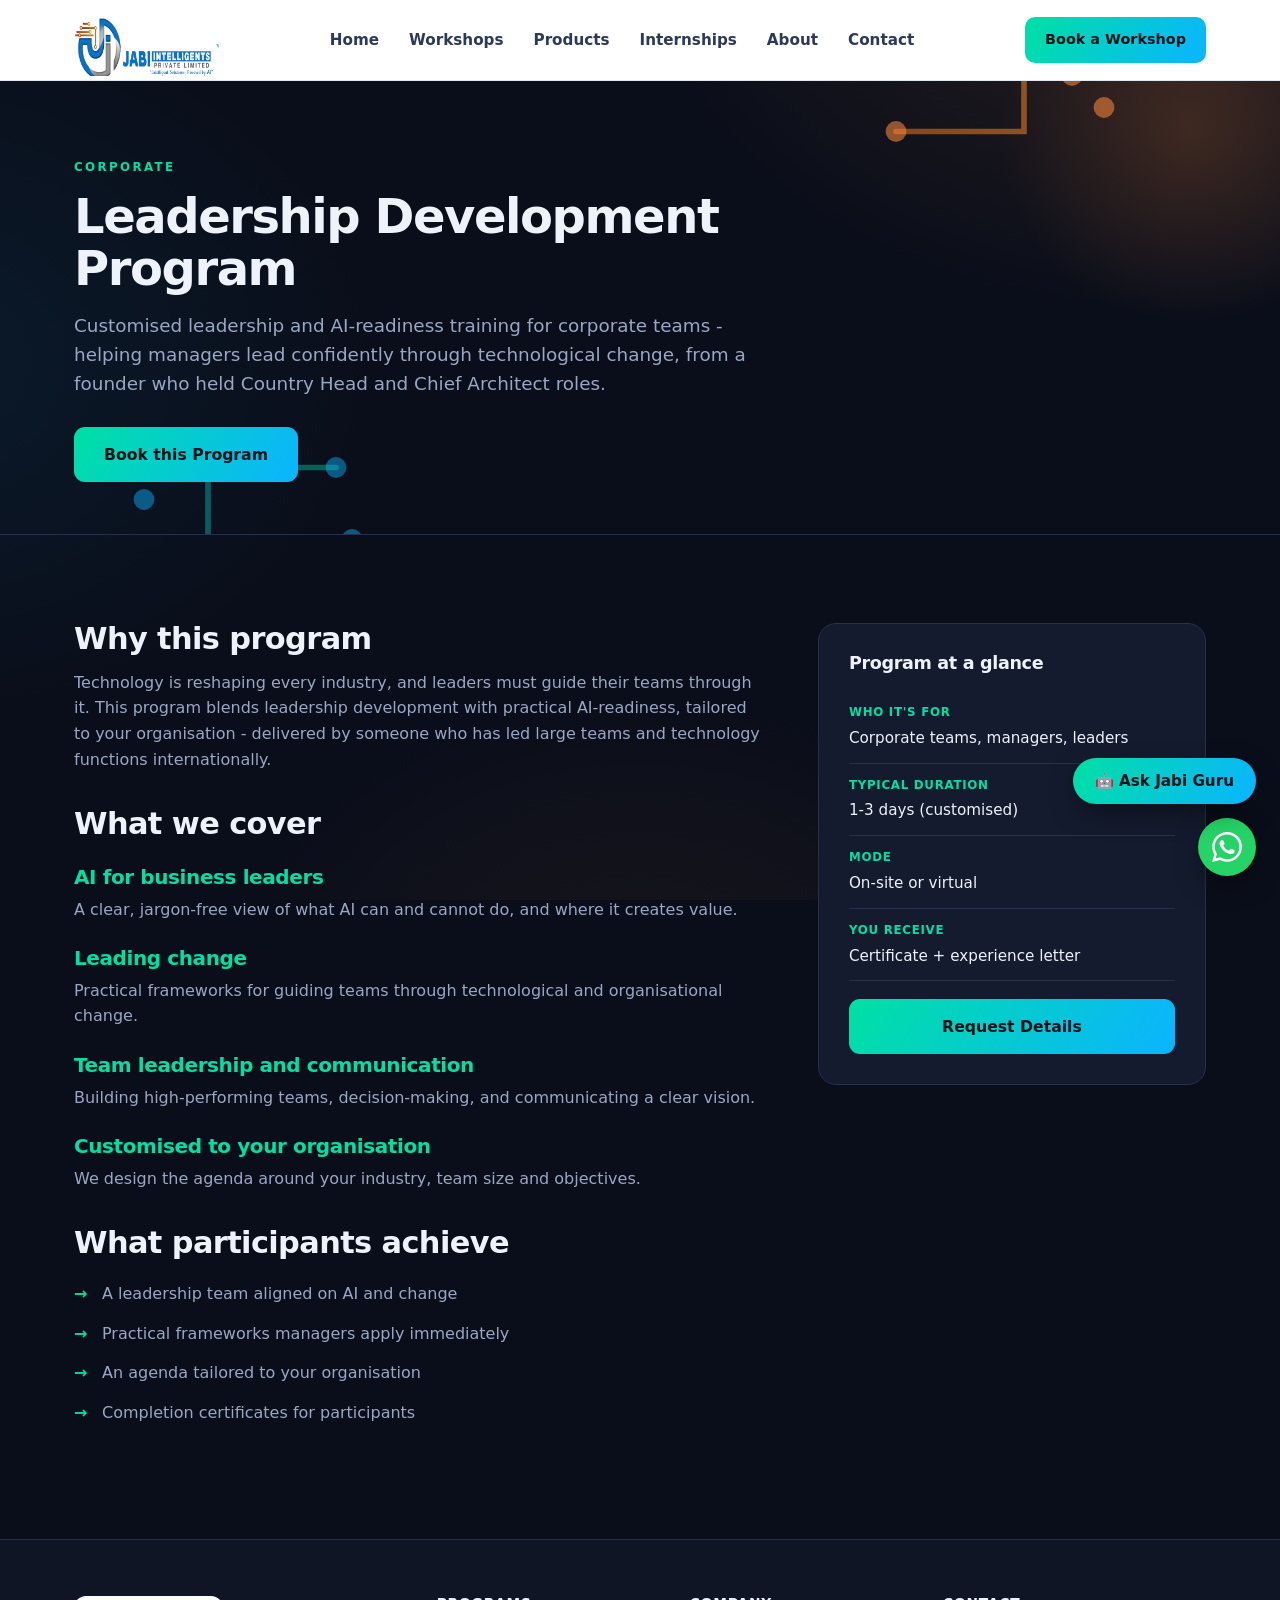
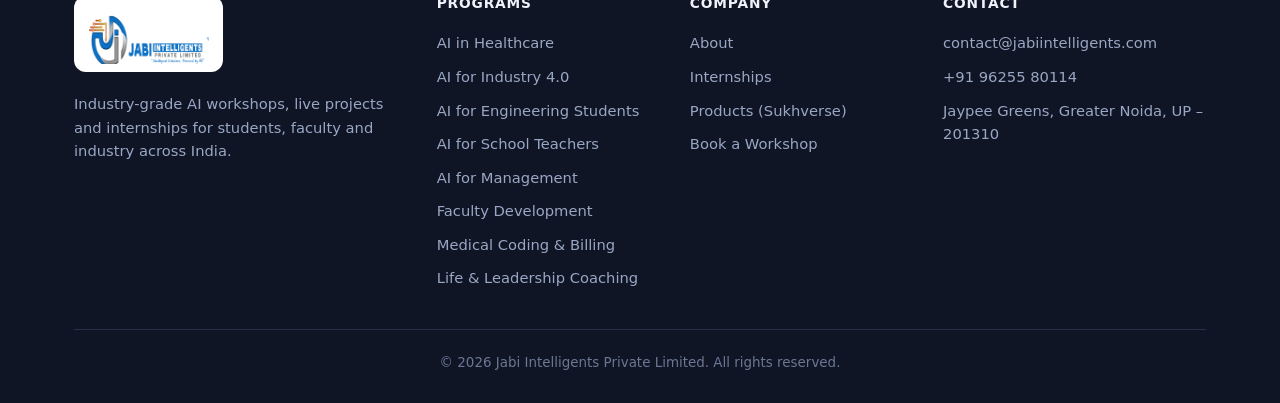
<file: corporate-leadership.html>
<!DOCTYPE html>
<html lang="en">
<head>
<meta charset="UTF-8">
<meta name="viewport" content="width=device-width, initial-scale=1">
<title>Corporate Leadership Development Program | Jabi Intelligents</title>
<meta name="description" content="Leadership development and AI-readiness programs for corporate teams and managers, customised to your organisation.">
<meta name="author" content="Jabi Intelligents Private Limited">
<meta name="keywords" content="corporate leadership training, AI readiness, leadership development program, corporate AI workshop, executive AI training">
<meta name="robots" content="index, follow">
<meta name="geo.region" content="IN-UP">
<meta name="geo.placename" content="Greater Noida">
<link rel="canonical" href="https://jabiintelligents.com/corporate-leadership.html">
<meta property="og:url" content="https://jabiintelligents.com/corporate-leadership.html">
<meta property="og:image" content="https://jabiintelligents.com/jabiLogo.png">
<meta property="og:site_name" content="Jabi Intelligents">
<meta name="twitter:card" content="summary_large_image">
<link rel="icon" type="image/png" href="jabiIcon.png">
<link rel="stylesheet" href="style.css">
<script type="application/ld+json">
{
  "@context":"https://schema.org",
  "@type":"Course",
  "name":"Corporate Leadership Development Program",
  "description":"Leadership development and AI-readiness programs for corporate teams and managers, customised to your organisation.",
  "provider":{"@type":"Organization","name":"Jabi Intelligents Private Limited","sameAs":"https://jabiintelligents.com"}
}
</script>
</head>
<body>
<header>
  <div class="wrap">
    <nav>
      <a class="logo" href="index.html"><img class="nav-logo-img" src="jabiLogo.png" alt="Jabi Intelligents Private Limited"></a>
      <div class="navlinks">
        <a href="index.html">Home</a>
        <a href="programs.html">Workshops</a>
        <a href="index.html#products">Products</a>
        <a href="internship.html">Internships</a>
        <a href="about.html">About</a>
        <a href="contact.html">Contact</a>
      </div>
      <a class="nav-cta" href="contact.html">Book a Workshop</a>
      <button class="menu-btn" aria-label="Menu" onclick="this.closest('nav').querySelector('.navlinks').classList.toggle('open')">&#9776;</button>
    </nav>
  </div>
</header>
<section class="page-hero">
  <div class="wrap">
    <span class="eyebrow">Corporate</span>
    <h1>Leadership Development Program</h1>
    <p>Customised leadership and AI-readiness training for corporate teams - helping managers lead confidently through technological change, from a founder who held Country Head and Chief Architect roles.</p>
    <div class="hero-cta" style="margin-top:28px"><a class="btn btn-primary" href="contact.html">Book this Program</a></div>
  </div>
</section>
<section class="block">
  <div class="wrap content-grid">
    <div class="prose">
      <h2>Why this program</h2><p>Technology is reshaping every industry, and leaders must guide their teams through it. This program blends leadership development with practical AI-readiness, tailored to your organisation - delivered by someone who has led large teams and technology functions internationally.</p><h2>What we cover</h2><h3>AI for business leaders</h3><p>A clear, jargon-free view of what AI can and cannot do, and where it creates value.</p><h3>Leading change</h3><p>Practical frameworks for guiding teams through technological and organisational change.</p><h3>Team leadership and communication</h3><p>Building high-performing teams, decision-making, and communicating a clear vision.</p><h3>Customised to your organisation</h3><p>We design the agenda around your industry, team size and objectives.</p>
      <h2>What participants achieve</h2>
      <ul><li>A leadership team aligned on AI and change</li><li>Practical frameworks managers apply immediately</li><li>An agenda tailored to your organisation</li><li>Completion certificates for participants</li></ul>
    </div>
    <aside class="sidebar">
      <h3>Program at a glance</h3>
      <div class="fact"><b>Who it's for</b><span>Corporate teams, managers, leaders</span></div>
      <div class="fact"><b>Typical duration</b><span>1-3 days (customised)</span></div>
      <div class="fact"><b>Mode</b><span>On-site or virtual</span></div>
      <div class="fact"><b>You receive</b><span>Certificate + experience letter</span></div>
      <a class="btn btn-primary" href="contact.html">Request Details</a>
    </aside>
  </div>
</section>
<footer>
  <div class="wrap">
    <div class="cols">
      <div>
        <img class="footer-logo-img" src="jabiLogo.png" alt="Jabi Intelligents">
        <p>Industry-grade AI workshops, live projects and internships for students, faculty and industry across India.</p>
      </div>
      <div>
        <h4>Programs</h4>
        <a href="pharmacy-ai.html">AI in Healthcare</a>
        <a href="engineering-ai.html">AI for Industry 4.0</a>
        <a href="engineering-students.html">AI for Engineering Students</a>
        <a href="school-teachers.html">AI for School Teachers</a>
        <a href="management-ai.html">AI for Management</a>
        <a href="faculty-development.html">Faculty Development</a>
        <a href="medical-coding.html">Medical Coding &amp; Billing</a>
        <a href="life-coaching.html">Life &amp; Leadership Coaching</a>
      </div>
      <div>
        <h4>Company</h4>
        <a href="about.html">About</a>
        <a href="internship.html">Internships</a>
        <a href="index.html#products">Products (Sukhverse)</a>
        <a href="contact.html">Book a Workshop</a>
      </div>
      <div>
        <h4>Contact</h4>
        <a href="mailto:contact@jabiintelligents.com">contact@jabiintelligents.com</a>
        <a href="tel:+919625580114">+91 96255 80114</a>
        <a>Jaypee Greens, Greater Noida, UP &ndash; 201310</a>
      </div>
    </div>
    <div class="copyright">&copy; 2026 Jabi Intelligents Private Limited. All rights reserved.</div>
  </div>
</footer>
<a class="wa" href="https://wa.me/919625580114" aria-label="WhatsApp"><svg viewBox="0 0 24 24" width="30" height="30" fill="#fff" aria-hidden="true"><path d="M17.472 14.382c-.297-.149-1.758-.867-2.03-.967-.273-.099-.471-.148-.67.15-.197.297-.767.966-.94 1.164-.173.199-.347.223-.644.075-.297-.15-1.255-.463-2.39-1.475-.883-.788-1.48-1.761-1.653-2.059-.173-.297-.018-.458.13-.606.134-.133.298-.347.446-.52.149-.174.198-.298.298-.497.099-.198.05-.371-.025-.52-.075-.149-.669-1.612-.916-2.207-.242-.579-.487-.5-.669-.51-.173-.008-.371-.01-.57-.01-.198 0-.52.074-.792.372-.272.297-1.04 1.016-1.04 2.479 0 1.462 1.065 2.875 1.213 3.074.149.198 2.096 3.2 5.077 4.487.709.306 1.262.489 1.694.625.712.227 1.36.195 1.871.118.571-.085 1.758-.719 2.006-1.413.248-.694.248-1.289.173-1.413-.074-.124-.272-.198-.57-.347m-5.421 7.403h-.004a9.87 9.87 0 01-5.031-1.378l-.361-.214-3.741.982.998-3.648-.235-.374a9.86 9.86 0 01-1.51-5.26c.001-5.45 4.436-9.884 9.888-9.884 2.64 0 5.122 1.03 6.988 2.898a9.825 9.825 0 012.893 6.994c-.003 5.45-4.437 9.884-9.885 9.884m8.413-18.297A11.815 11.815 0 0012.05 0C5.495 0 .16 5.335.157 11.892c0 2.096.547 4.142 1.588 5.945L.057 24l6.305-1.654a11.882 11.882 0 005.683 1.448h.005c6.554 0 11.89-5.335 11.893-11.893a11.821 11.821 0 00-3.48-8.413Z"/></svg></a>
<script src="chat.js?v=7" defer></script>
</body>
</html>
</file>
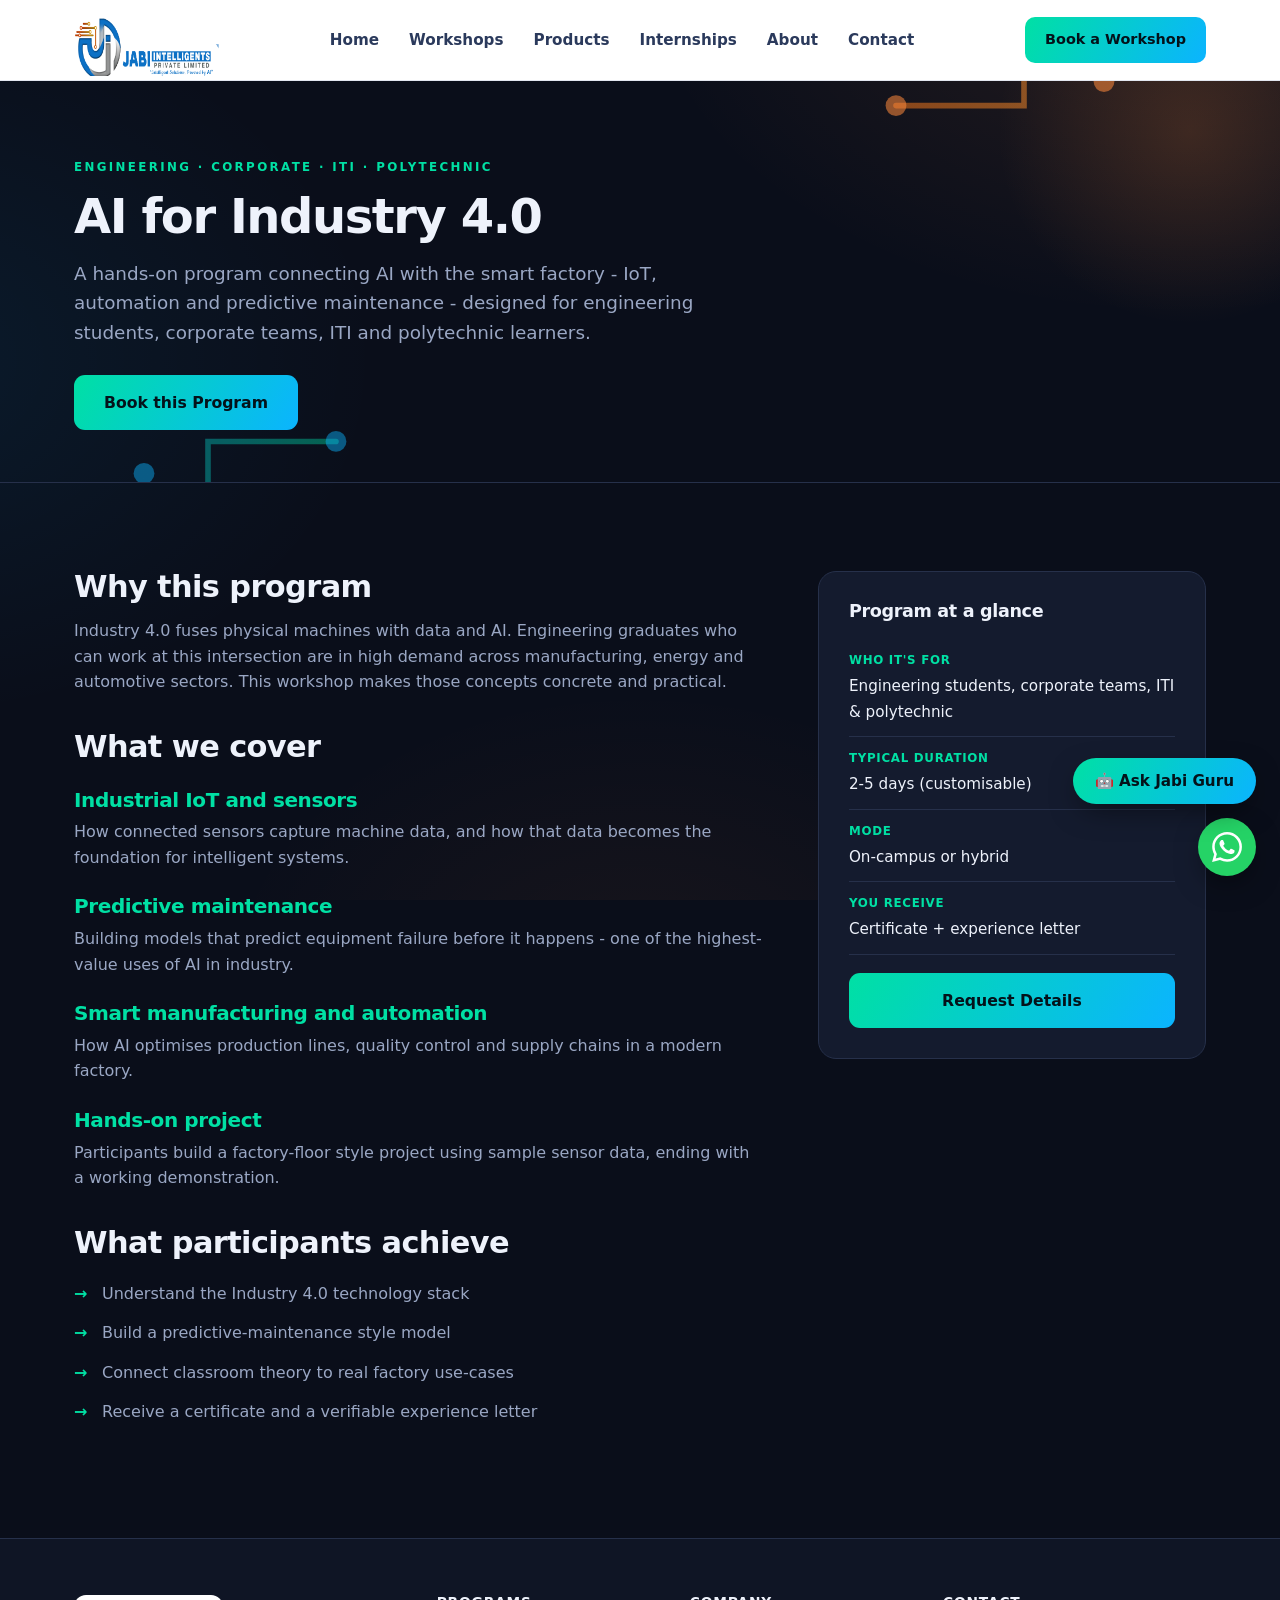
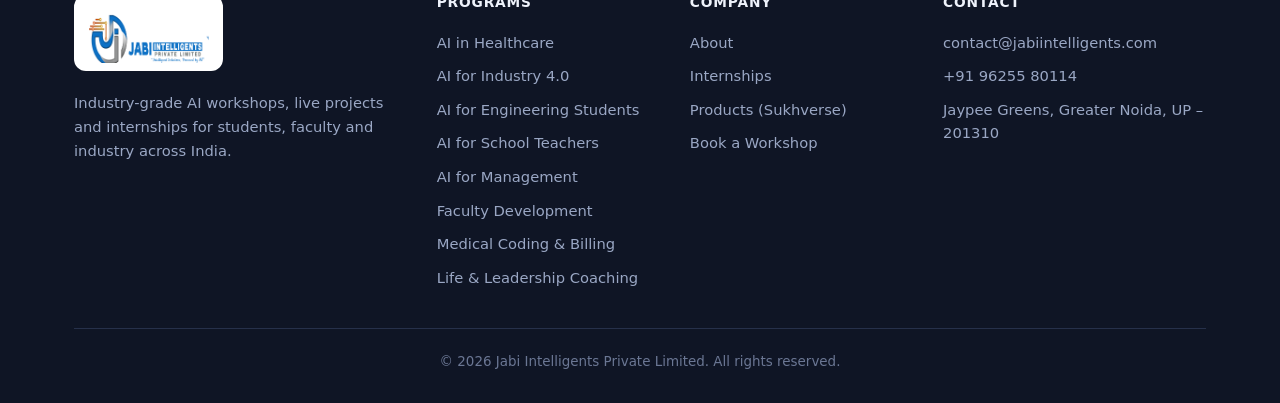
<file: engineering-ai.html>
<!DOCTYPE html>
<html lang="en">
<head>
<meta charset="UTF-8">
<meta name="viewport" content="width=device-width, initial-scale=1">
<title>AI for Industry 4.0 - Engineering, Corporate, ITI &amp; Polytechnic | Jabi Intelligents</title>
<meta name="description" content="Hands-on AI and Industry 4.0 workshop for engineering students, corporate teams, ITI and polytechnic learners - IoT, predictive maintenance, smart manufacturing and automation.">
<meta name="author" content="Jabi Intelligents Private Limited">
<meta name="keywords" content="AI Industry 4.0 workshop, AI for engineering, IoT workshop, predictive maintenance, smart manufacturing AI, ITI AI training, polytechnic AI workshop, corporate AI training">
<meta name="robots" content="index, follow">
<meta name="geo.region" content="IN-UP">
<meta name="geo.placename" content="Greater Noida">
<link rel="canonical" href="https://jabiintelligents.com/engineering-ai.html">
<meta property="og:url" content="https://jabiintelligents.com/engineering-ai.html">
<meta property="og:image" content="https://jabiintelligents.com/jabiLogo.png">
<meta property="og:site_name" content="Jabi Intelligents">
<meta name="twitter:card" content="summary_large_image">
<link rel="icon" type="image/png" href="jabiIcon.png">
<link rel="stylesheet" href="style.css">
<script type="application/ld+json">
{
  "@context":"https://schema.org",
  "@type":"Course",
  "name":"AI for Industry 4.0",
  "description":"Hands-on AI and Industry 4.0 workshop for engineering students, corporate teams, ITI and polytechnic learners - IoT, predictive maintenance, smart manufacturing and automation.",
  "provider":{"@type":"Organization","name":"Jabi Intelligents Private Limited","sameAs":"https://jabiintelligents.com"}
}
</script>
</head>
<body>
<header>
  <div class="wrap">
    <nav>
      <a class="logo" href="index.html"><img class="nav-logo-img" src="jabiLogo.png" alt="Jabi Intelligents Private Limited"></a>
      <div class="navlinks">
        <a href="index.html">Home</a>
        <a href="programs.html">Workshops</a>
        <a href="index.html#products">Products</a>
        <a href="internship.html">Internships</a>
        <a href="about.html">About</a>
        <a href="contact.html">Contact</a>
      </div>
      <a class="nav-cta" href="contact.html">Book a Workshop</a>
      <button class="menu-btn" aria-label="Menu" onclick="this.closest('nav').querySelector('.navlinks').classList.toggle('open')">&#9776;</button>
    </nav>
  </div>
</header>
<section class="page-hero">
  <div class="wrap">
    <span class="eyebrow">Engineering &middot; Corporate &middot; ITI &middot; Polytechnic</span>
    <h1>AI for Industry 4.0</h1>
    <p>A hands-on program connecting AI with the smart factory - IoT, automation and predictive maintenance - designed for engineering students, corporate teams, ITI and polytechnic learners.</p>
    <div class="hero-cta" style="margin-top:28px"><a class="btn btn-primary" href="contact.html">Book this Program</a></div>
  </div>
</section>
<section class="block">
  <div class="wrap content-grid">
    <div class="prose">
      <h2>Why this program</h2><p>Industry 4.0 fuses physical machines with data and AI. Engineering graduates who can work at this intersection are in high demand across manufacturing, energy and automotive sectors. This workshop makes those concepts concrete and practical.</p><h2>What we cover</h2><h3>Industrial IoT and sensors</h3><p>How connected sensors capture machine data, and how that data becomes the foundation for intelligent systems.</p><h3>Predictive maintenance</h3><p>Building models that predict equipment failure before it happens - one of the highest-value uses of AI in industry.</p><h3>Smart manufacturing and automation</h3><p>How AI optimises production lines, quality control and supply chains in a modern factory.</p><h3>Hands-on project</h3><p>Participants build a factory-floor style project using sample sensor data, ending with a working demonstration.</p>
      <h2>What participants achieve</h2>
      <ul><li>Understand the Industry 4.0 technology stack</li><li>Build a predictive-maintenance style model</li><li>Connect classroom theory to real factory use-cases</li><li>Receive a certificate and a verifiable experience letter</li></ul>
    </div>
    <aside class="sidebar">
      <h3>Program at a glance</h3>
      <div class="fact"><b>Who it's for</b><span>Engineering students, corporate teams, ITI &amp; polytechnic</span></div>
      <div class="fact"><b>Typical duration</b><span>2-5 days (customisable)</span></div>
      <div class="fact"><b>Mode</b><span>On-campus or hybrid</span></div>
      <div class="fact"><b>You receive</b><span>Certificate + experience letter</span></div>
      <a class="btn btn-primary" href="contact.html">Request Details</a>
    </aside>
  </div>
</section>
<footer>
  <div class="wrap">
    <div class="cols">
      <div>
        <img class="footer-logo-img" src="jabiLogo.png" alt="Jabi Intelligents">
        <p>Industry-grade AI workshops, live projects and internships for students, faculty and industry across India.</p>
      </div>
      <div>
        <h4>Programs</h4>
        <a href="pharmacy-ai.html">AI in Healthcare</a>
        <a href="engineering-ai.html">AI for Industry 4.0</a>
        <a href="engineering-students.html">AI for Engineering Students</a>
        <a href="school-teachers.html">AI for School Teachers</a>
        <a href="management-ai.html">AI for Management</a>
        <a href="faculty-development.html">Faculty Development</a>
        <a href="medical-coding.html">Medical Coding &amp; Billing</a>
        <a href="life-coaching.html">Life &amp; Leadership Coaching</a>
      </div>
      <div>
        <h4>Company</h4>
        <a href="about.html">About</a>
        <a href="internship.html">Internships</a>
        <a href="index.html#products">Products (Sukhverse)</a>
        <a href="contact.html">Book a Workshop</a>
      </div>
      <div>
        <h4>Contact</h4>
        <a href="mailto:contact@jabiintelligents.com">contact@jabiintelligents.com</a>
        <a href="tel:+919625580114">+91 96255 80114</a>
        <a>Jaypee Greens, Greater Noida, UP &ndash; 201310</a>
      </div>
    </div>
    <div class="copyright">&copy; 2026 Jabi Intelligents Private Limited. All rights reserved.</div>
  </div>
</footer>
<a class="wa" href="https://wa.me/919625580114" aria-label="WhatsApp"><svg viewBox="0 0 24 24" width="30" height="30" fill="#fff" aria-hidden="true"><path d="M17.472 14.382c-.297-.149-1.758-.867-2.03-.967-.273-.099-.471-.148-.67.15-.197.297-.767.966-.94 1.164-.173.199-.347.223-.644.075-.297-.15-1.255-.463-2.39-1.475-.883-.788-1.48-1.761-1.653-2.059-.173-.297-.018-.458.13-.606.134-.133.298-.347.446-.52.149-.174.198-.298.298-.497.099-.198.05-.371-.025-.52-.075-.149-.669-1.612-.916-2.207-.242-.579-.487-.5-.669-.51-.173-.008-.371-.01-.57-.01-.198 0-.52.074-.792.372-.272.297-1.04 1.016-1.04 2.479 0 1.462 1.065 2.875 1.213 3.074.149.198 2.096 3.2 5.077 4.487.709.306 1.262.489 1.694.625.712.227 1.36.195 1.871.118.571-.085 1.758-.719 2.006-1.413.248-.694.248-1.289.173-1.413-.074-.124-.272-.198-.57-.347m-5.421 7.403h-.004a9.87 9.87 0 01-5.031-1.378l-.361-.214-3.741.982.998-3.648-.235-.374a9.86 9.86 0 01-1.51-5.26c.001-5.45 4.436-9.884 9.888-9.884 2.64 0 5.122 1.03 6.988 2.898a9.825 9.825 0 012.893 6.994c-.003 5.45-4.437 9.884-9.885 9.884m8.413-18.297A11.815 11.815 0 0012.05 0C5.495 0 .16 5.335.157 11.892c0 2.096.547 4.142 1.588 5.945L.057 24l6.305-1.654a11.882 11.882 0 005.683 1.448h.005c6.554 0 11.89-5.335 11.893-11.893a11.821 11.821 0 00-3.48-8.413Z"/></svg></a>
<script src="chat.js?v=7" defer></script>
</body>
</html>
</file>
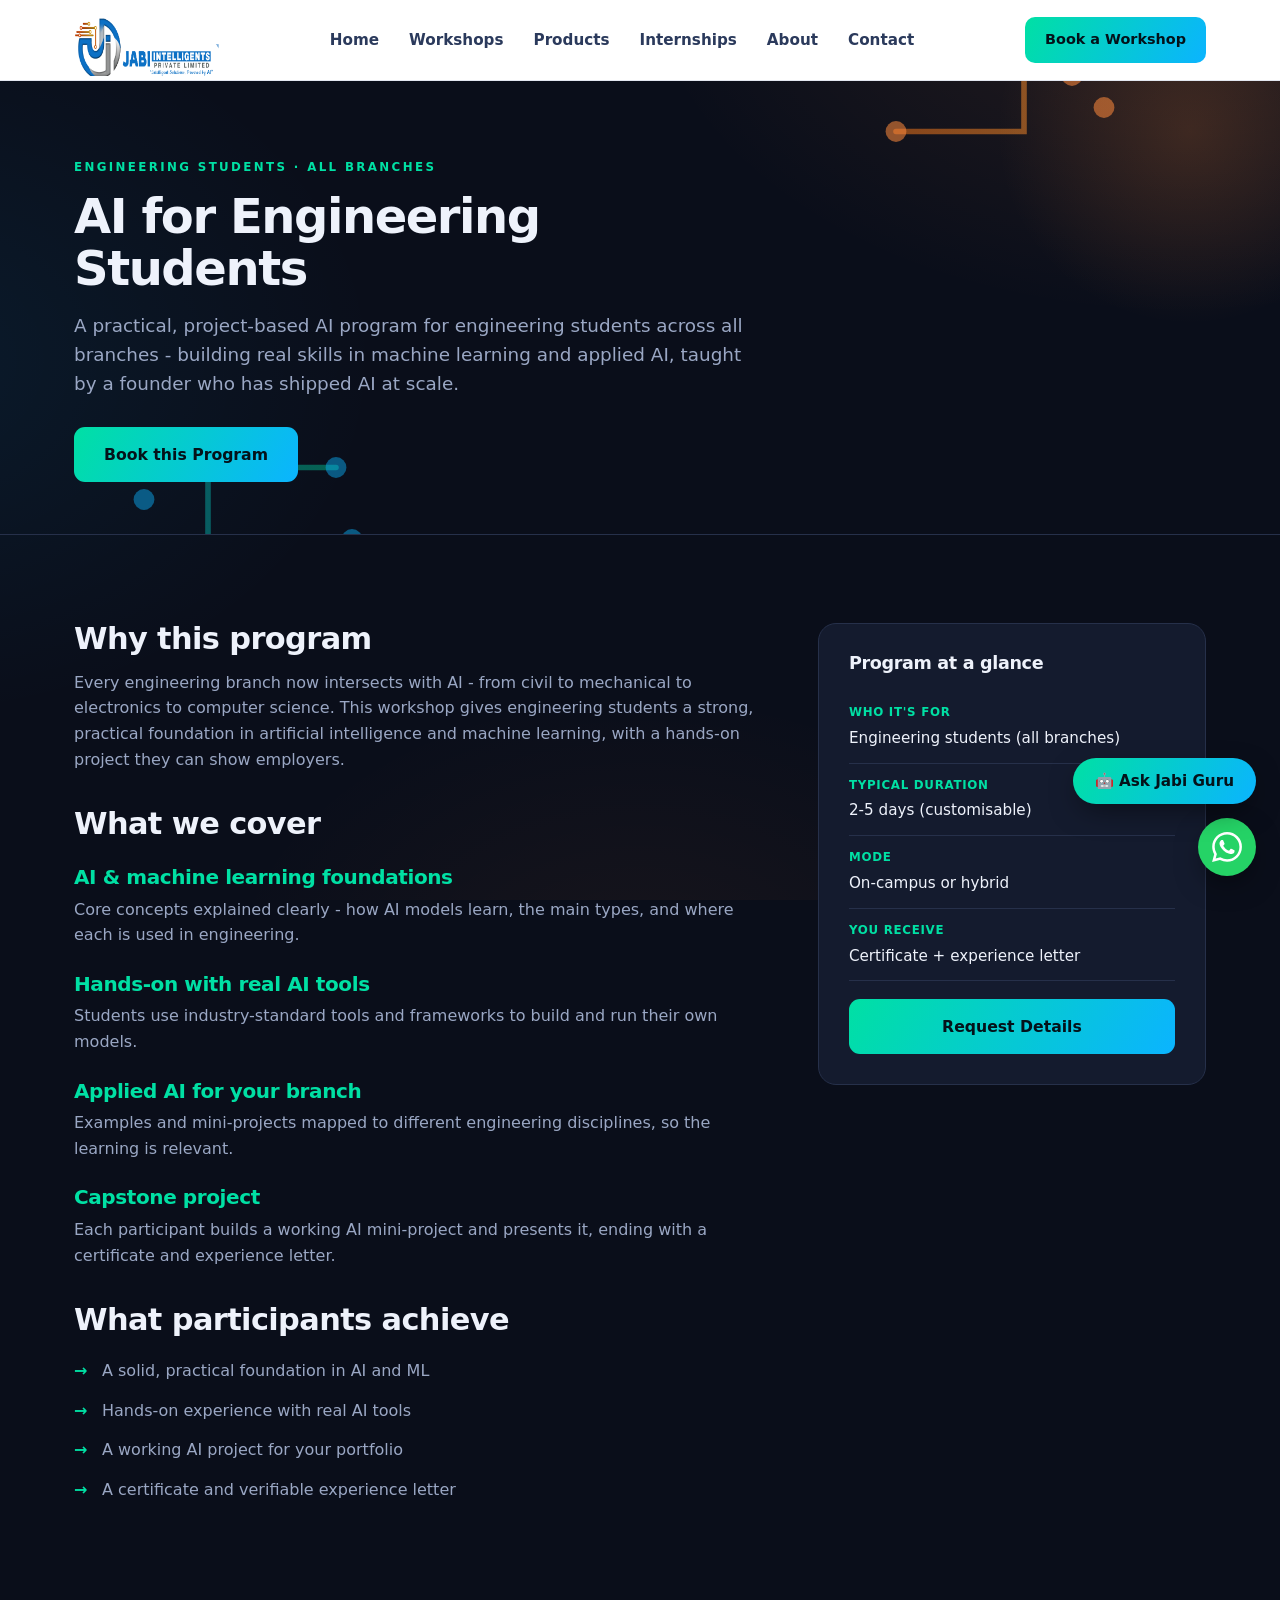
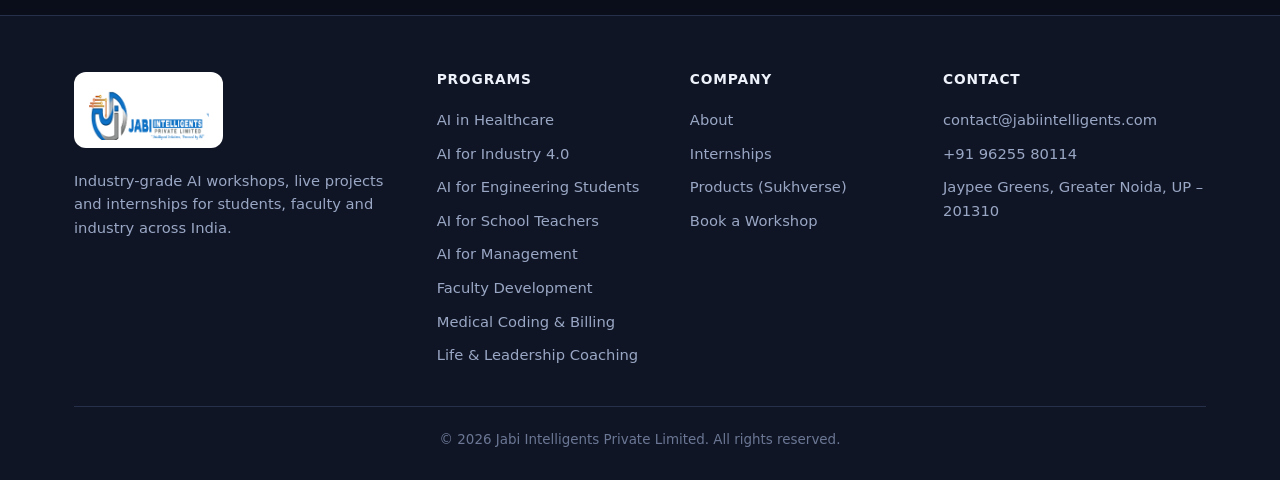
<file: engineering-students.html>
<!DOCTYPE html>
<html lang="en">
<head>
<meta charset="UTF-8">
<meta name="viewport" content="width=device-width, initial-scale=1">
<title>AI for Engineering Students | Jabi Intelligents</title>
<meta name="description" content="Hands-on AI workshop for engineering students across branches - machine learning, computer vision, AI tools and a real applied project with certificate.">
<meta name="author" content="Jabi Intelligents Private Limited">
<meta name="keywords" content="AI for engineering students, machine learning workshop, AI workshop for B.Tech, applied AI project, AI training engineering college">
<meta name="robots" content="index, follow">
<meta name="geo.region" content="IN-UP">
<meta name="geo.placename" content="Greater Noida">
<link rel="canonical" href="https://jabiintelligents.com/engineering-students.html">
<meta property="og:url" content="https://jabiintelligents.com/engineering-students.html">
<meta property="og:image" content="https://jabiintelligents.com/jabiLogo.png">
<meta property="og:site_name" content="Jabi Intelligents">
<meta name="twitter:card" content="summary_large_image">
<link rel="icon" type="image/png" href="jabiIcon.png">
<link rel="stylesheet" href="style.css">
<script type="application/ld+json">
{
  "@context":"https://schema.org",
  "@type":"Course",
  "name":"AI for Engineering Students",
  "description":"Hands-on AI workshop for engineering students across branches - machine learning, computer vision, AI tools and a real applied project with certificate.",
  "provider":{"@type":"Organization","name":"Jabi Intelligents Private Limited","sameAs":"https://jabiintelligents.com"}
}
</script>
</head>
<body>
<header>
  <div class="wrap">
    <nav>
      <a class="logo" href="index.html"><img class="nav-logo-img" src="jabiLogo.png" alt="Jabi Intelligents Private Limited"></a>
      <div class="navlinks">
        <a href="index.html">Home</a>
        <a href="programs.html">Workshops</a>
        <a href="index.html#products">Products</a>
        <a href="internship.html">Internships</a>
        <a href="about.html">About</a>
        <a href="contact.html">Contact</a>
      </div>
      <a class="nav-cta" href="contact.html">Book a Workshop</a>
      <button class="menu-btn" aria-label="Menu" onclick="this.closest('nav').querySelector('.navlinks').classList.toggle('open')">&#9776;</button>
    </nav>
  </div>
</header>
<section class="page-hero">
  <div class="wrap">
    <span class="eyebrow">Engineering Students &middot; All Branches</span>
    <h1>AI for Engineering Students</h1>
    <p>A practical, project-based AI program for engineering students across all branches - building real skills in machine learning and applied AI, taught by a founder who has shipped AI at scale.</p>
    <div class="hero-cta" style="margin-top:28px"><a class="btn btn-primary" href="contact.html">Book this Program</a></div>
  </div>
</section>
<section class="block">
  <div class="wrap content-grid">
    <div class="prose">
      <h2>Why this program</h2><p>Every engineering branch now intersects with AI - from civil to mechanical to electronics to computer science. This workshop gives engineering students a strong, practical foundation in artificial intelligence and machine learning, with a hands-on project they can show employers.</p>
 <h2>What we cover</h2>
 <h3>AI &amp; machine learning foundations</h3><p>Core concepts explained clearly - how AI models learn, the main types, and where each is used in engineering.</p>
 <h3>Hands-on with real AI tools</h3><p>Students use industry-standard tools and frameworks to build and run their own models.</p>
 <h3>Applied AI for your branch</h3><p>Examples and mini-projects mapped to different engineering disciplines, so the learning is relevant.</p>
 <h3>Capstone project</h3><p>Each participant builds a working AI mini-project and presents it, ending with a certificate and experience letter.</p>
      <h2>What participants achieve</h2>
      <ul><li>A solid, practical foundation in AI and ML</li><li>Hands-on experience with real AI tools</li><li>A working AI project for your portfolio</li><li>A certificate and verifiable experience letter</li></ul>
    </div>
    <aside class="sidebar">
      <h3>Program at a glance</h3>
      <div class="fact"><b>Who it's for</b><span>Engineering students (all branches)</span></div>
      <div class="fact"><b>Typical duration</b><span>2-5 days (customisable)</span></div>
      <div class="fact"><b>Mode</b><span>On-campus or hybrid</span></div>
      <div class="fact"><b>You receive</b><span>Certificate + experience letter</span></div>
      <a class="btn btn-primary" href="contact.html">Request Details</a>
    </aside>
  </div>
</section>
<footer>
  <div class="wrap">
    <div class="cols">
      <div>
        <img class="footer-logo-img" src="jabiLogo.png" alt="Jabi Intelligents">
        <p>Industry-grade AI workshops, live projects and internships for students, faculty and industry across India.</p>
      </div>
      <div>
        <h4>Programs</h4>
        <a href="pharmacy-ai.html">AI in Healthcare</a>
        <a href="engineering-ai.html">AI for Industry 4.0</a>
        <a href="engineering-students.html">AI for Engineering Students</a>
        <a href="school-teachers.html">AI for School Teachers</a>
        <a href="management-ai.html">AI for Management</a>
        <a href="faculty-development.html">Faculty Development</a>
        <a href="medical-coding.html">Medical Coding &amp; Billing</a>
        <a href="life-coaching.html">Life &amp; Leadership Coaching</a>
      </div>
      <div>
        <h4>Company</h4>
        <a href="about.html">About</a>
        <a href="internship.html">Internships</a>
        <a href="index.html#products">Products (Sukhverse)</a>
        <a href="contact.html">Book a Workshop</a>
      </div>
      <div>
        <h4>Contact</h4>
        <a href="mailto:contact@jabiintelligents.com">contact@jabiintelligents.com</a>
        <a href="tel:+919625580114">+91 96255 80114</a>
        <a>Jaypee Greens, Greater Noida, UP &ndash; 201310</a>
      </div>
    </div>
    <div class="copyright">&copy; 2026 Jabi Intelligents Private Limited. All rights reserved.</div>
  </div>
</footer>
<a class="wa" href="https://wa.me/919625580114" aria-label="WhatsApp"><svg viewBox="0 0 24 24" width="30" height="30" fill="#fff" aria-hidden="true"><path d="M17.472 14.382c-.297-.149-1.758-.867-2.03-.967-.273-.099-.471-.148-.67.15-.197.297-.767.966-.94 1.164-.173.199-.347.223-.644.075-.297-.15-1.255-.463-2.39-1.475-.883-.788-1.48-1.761-1.653-2.059-.173-.297-.018-.458.13-.606.134-.133.298-.347.446-.52.149-.174.198-.298.298-.497.099-.198.05-.371-.025-.52-.075-.149-.669-1.612-.916-2.207-.242-.579-.487-.5-.669-.51-.173-.008-.371-.01-.57-.01-.198 0-.52.074-.792.372-.272.297-1.04 1.016-1.04 2.479 0 1.462 1.065 2.875 1.213 3.074.149.198 2.096 3.2 5.077 4.487.709.306 1.262.489 1.694.625.712.227 1.36.195 1.871.118.571-.085 1.758-.719 2.006-1.413.248-.694.248-1.289.173-1.413-.074-.124-.272-.198-.57-.347m-5.421 7.403h-.004a9.87 9.87 0 01-5.031-1.378l-.361-.214-3.741.982.998-3.648-.235-.374a9.86 9.86 0 01-1.51-5.26c.001-5.45 4.436-9.884 9.888-9.884 2.64 0 5.122 1.03 6.988 2.898a9.825 9.825 0 012.893 6.994c-.003 5.45-4.437 9.884-9.885 9.884m8.413-18.297A11.815 11.815 0 0012.05 0C5.495 0 .16 5.335.157 11.892c0 2.096.547 4.142 1.588 5.945L.057 24l6.305-1.654a11.882 11.882 0 005.683 1.448h.005c6.554 0 11.89-5.335 11.893-11.893a11.821 11.821 0 00-3.48-8.413Z"/></svg></a>
<script src="chat.js?v=7" defer></script>
</body>
</html>
</file>
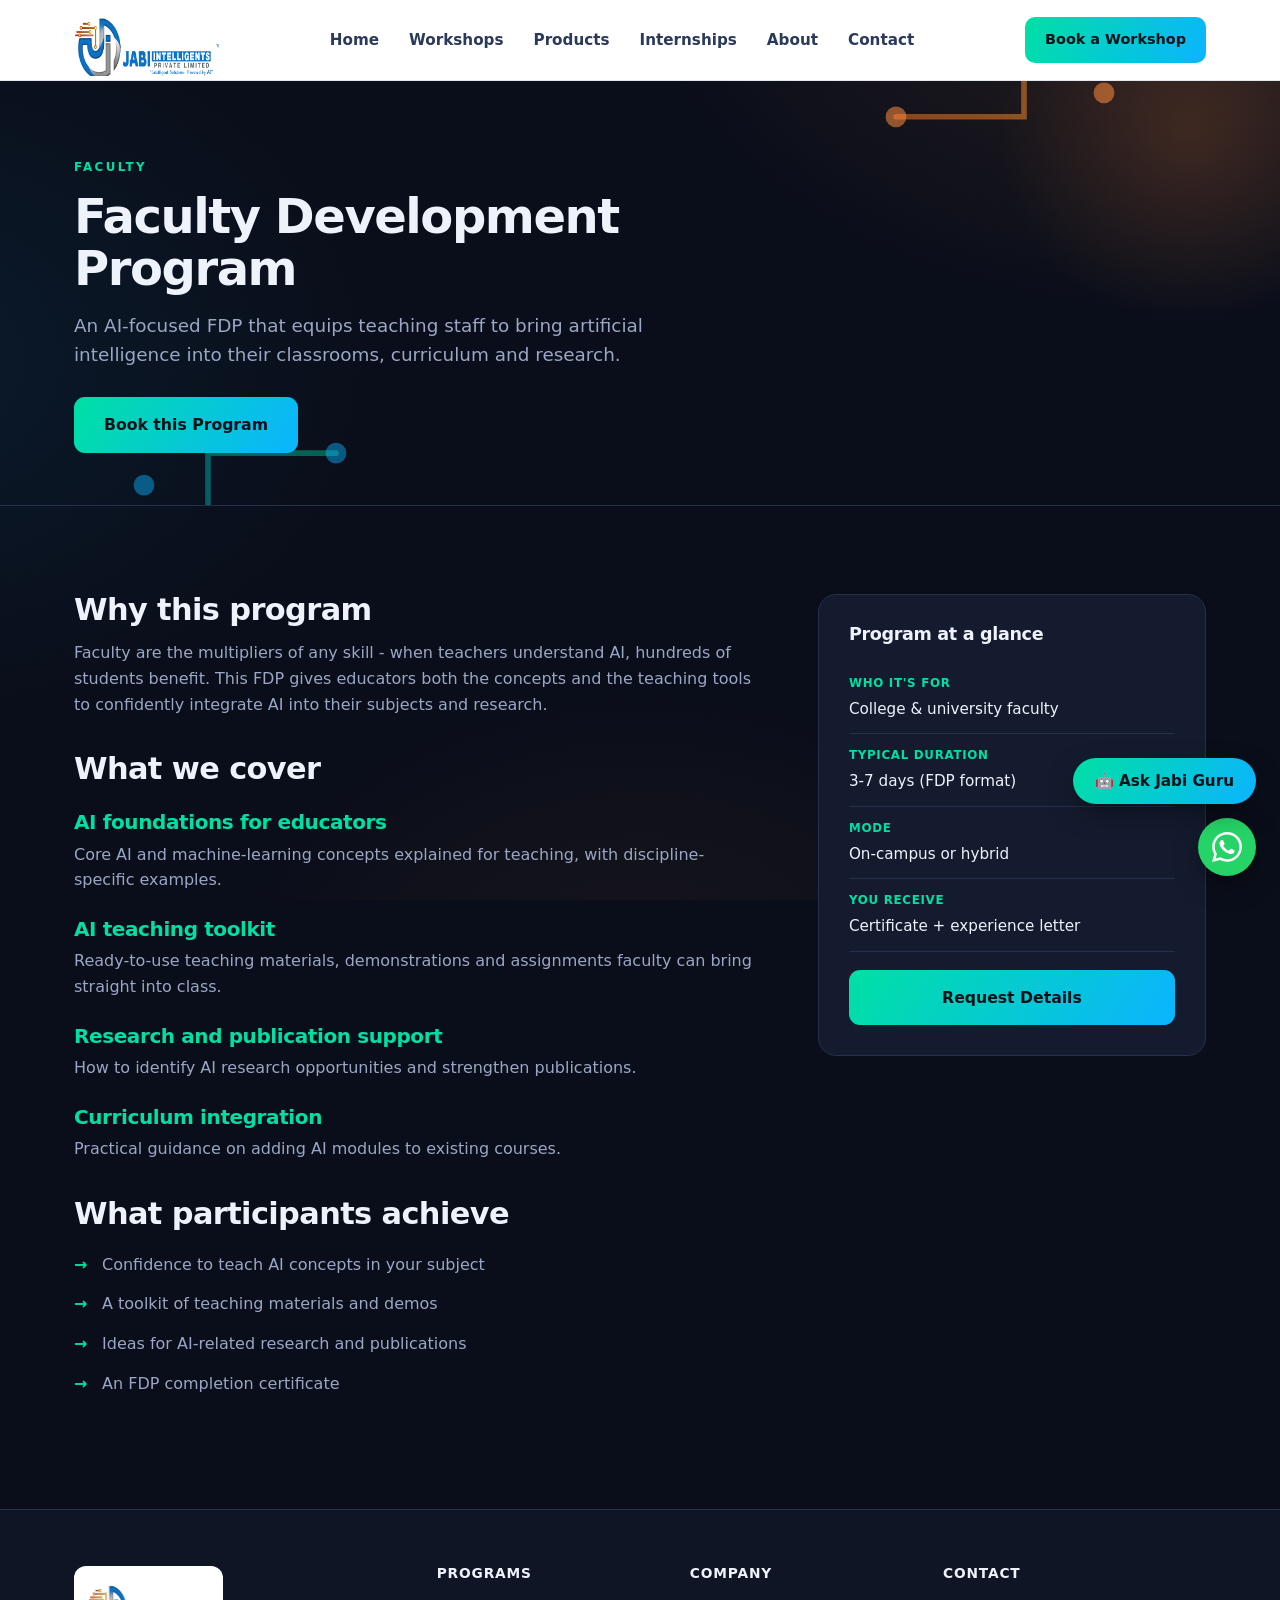
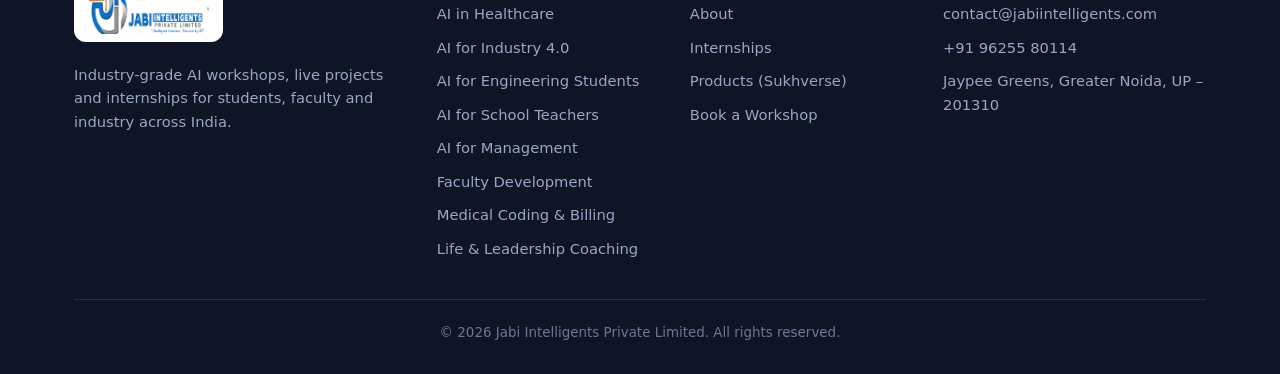
<file: faculty-development.html>
<!DOCTYPE html>
<html lang="en">
<head>
<meta charset="UTF-8">
<meta name="viewport" content="width=device-width, initial-scale=1">
<title>Faculty Development Program (FDP) in AI | Jabi Intelligents</title>
<meta name="description" content="AI Faculty Development Program (FDP) to upskill teaching staff - bring AI into classrooms and research with a completion certificate.">
<meta name="author" content="Jabi Intelligents Private Limited">
<meta name="keywords" content="FDP, faculty development program, AI FDP, faculty development program in AI, teacher training AI, university faculty AI workshop, UGC FDP">
<meta name="robots" content="index, follow">
<meta name="geo.region" content="IN-UP">
<meta name="geo.placename" content="Greater Noida">
<link rel="canonical" href="https://jabiintelligents.com/faculty-development.html">
<meta property="og:url" content="https://jabiintelligents.com/faculty-development.html">
<meta property="og:image" content="https://jabiintelligents.com/jabiLogo.png">
<meta property="og:site_name" content="Jabi Intelligents">
<meta name="twitter:card" content="summary_large_image">
<link rel="icon" type="image/png" href="jabiIcon.png">
<link rel="stylesheet" href="style.css">
<script type="application/ld+json">
{
  "@context":"https://schema.org",
  "@type":"Course",
  "name":"Faculty Development Program (FDP) in AI",
  "description":"AI Faculty Development Program (FDP) to upskill teaching staff - bring AI into classrooms and research with a completion certificate.",
  "provider":{"@type":"Organization","name":"Jabi Intelligents Private Limited","sameAs":"https://jabiintelligents.com"}
}
</script>
</head>
<body>
<header>
  <div class="wrap">
    <nav>
      <a class="logo" href="index.html"><img class="nav-logo-img" src="jabiLogo.png" alt="Jabi Intelligents Private Limited"></a>
      <div class="navlinks">
        <a href="index.html">Home</a>
        <a href="programs.html">Workshops</a>
        <a href="index.html#products">Products</a>
        <a href="internship.html">Internships</a>
        <a href="about.html">About</a>
        <a href="contact.html">Contact</a>
      </div>
      <a class="nav-cta" href="contact.html">Book a Workshop</a>
      <button class="menu-btn" aria-label="Menu" onclick="this.closest('nav').querySelector('.navlinks').classList.toggle('open')">&#9776;</button>
    </nav>
  </div>
</header>
<section class="page-hero">
  <div class="wrap">
    <span class="eyebrow">Faculty</span>
    <h1>Faculty Development Program</h1>
    <p>An AI-focused FDP that equips teaching staff to bring artificial intelligence into their classrooms, curriculum and research.</p>
    <div class="hero-cta" style="margin-top:28px"><a class="btn btn-primary" href="contact.html">Book this Program</a></div>
  </div>
</section>
<section class="block">
  <div class="wrap content-grid">
    <div class="prose">
      <h2>Why this program</h2><p>Faculty are the multipliers of any skill - when teachers understand AI, hundreds of students benefit. This FDP gives educators both the concepts and the teaching tools to confidently integrate AI into their subjects and research.</p><h2>What we cover</h2><h3>AI foundations for educators</h3><p>Core AI and machine-learning concepts explained for teaching, with discipline-specific examples.</p><h3>AI teaching toolkit</h3><p>Ready-to-use teaching materials, demonstrations and assignments faculty can bring straight into class.</p><h3>Research and publication support</h3><p>How to identify AI research opportunities and strengthen publications.</p><h3>Curriculum integration</h3><p>Practical guidance on adding AI modules to existing courses.</p>
      <h2>What participants achieve</h2>
      <ul><li>Confidence to teach AI concepts in your subject</li><li>A toolkit of teaching materials and demos</li><li>Ideas for AI-related research and publications</li><li>An FDP completion certificate</li></ul>
    </div>
    <aside class="sidebar">
      <h3>Program at a glance</h3>
      <div class="fact"><b>Who it's for</b><span>College &amp; university faculty</span></div>
      <div class="fact"><b>Typical duration</b><span>3-7 days (FDP format)</span></div>
      <div class="fact"><b>Mode</b><span>On-campus or hybrid</span></div>
      <div class="fact"><b>You receive</b><span>Certificate + experience letter</span></div>
      <a class="btn btn-primary" href="contact.html">Request Details</a>
    </aside>
  </div>
</section>
<footer>
  <div class="wrap">
    <div class="cols">
      <div>
        <img class="footer-logo-img" src="jabiLogo.png" alt="Jabi Intelligents">
        <p>Industry-grade AI workshops, live projects and internships for students, faculty and industry across India.</p>
      </div>
      <div>
        <h4>Programs</h4>
        <a href="pharmacy-ai.html">AI in Healthcare</a>
        <a href="engineering-ai.html">AI for Industry 4.0</a>
        <a href="engineering-students.html">AI for Engineering Students</a>
        <a href="school-teachers.html">AI for School Teachers</a>
        <a href="management-ai.html">AI for Management</a>
        <a href="faculty-development.html">Faculty Development</a>
        <a href="medical-coding.html">Medical Coding &amp; Billing</a>
        <a href="life-coaching.html">Life &amp; Leadership Coaching</a>
      </div>
      <div>
        <h4>Company</h4>
        <a href="about.html">About</a>
        <a href="internship.html">Internships</a>
        <a href="index.html#products">Products (Sukhverse)</a>
        <a href="contact.html">Book a Workshop</a>
      </div>
      <div>
        <h4>Contact</h4>
        <a href="mailto:contact@jabiintelligents.com">contact@jabiintelligents.com</a>
        <a href="tel:+919625580114">+91 96255 80114</a>
        <a>Jaypee Greens, Greater Noida, UP &ndash; 201310</a>
      </div>
    </div>
    <div class="copyright">&copy; 2026 Jabi Intelligents Private Limited. All rights reserved.</div>
  </div>
</footer>
<a class="wa" href="https://wa.me/919625580114" aria-label="WhatsApp"><svg viewBox="0 0 24 24" width="30" height="30" fill="#fff" aria-hidden="true"><path d="M17.472 14.382c-.297-.149-1.758-.867-2.03-.967-.273-.099-.471-.148-.67.15-.197.297-.767.966-.94 1.164-.173.199-.347.223-.644.075-.297-.15-1.255-.463-2.39-1.475-.883-.788-1.48-1.761-1.653-2.059-.173-.297-.018-.458.13-.606.134-.133.298-.347.446-.52.149-.174.198-.298.298-.497.099-.198.05-.371-.025-.52-.075-.149-.669-1.612-.916-2.207-.242-.579-.487-.5-.669-.51-.173-.008-.371-.01-.57-.01-.198 0-.52.074-.792.372-.272.297-1.04 1.016-1.04 2.479 0 1.462 1.065 2.875 1.213 3.074.149.198 2.096 3.2 5.077 4.487.709.306 1.262.489 1.694.625.712.227 1.36.195 1.871.118.571-.085 1.758-.719 2.006-1.413.248-.694.248-1.289.173-1.413-.074-.124-.272-.198-.57-.347m-5.421 7.403h-.004a9.87 9.87 0 01-5.031-1.378l-.361-.214-3.741.982.998-3.648-.235-.374a9.86 9.86 0 01-1.51-5.26c.001-5.45 4.436-9.884 9.888-9.884 2.64 0 5.122 1.03 6.988 2.898a9.825 9.825 0 012.893 6.994c-.003 5.45-4.437 9.884-9.885 9.884m8.413-18.297A11.815 11.815 0 0012.05 0C5.495 0 .16 5.335.157 11.892c0 2.096.547 4.142 1.588 5.945L.057 24l6.305-1.654a11.882 11.882 0 005.683 1.448h.005c6.554 0 11.89-5.335 11.893-11.893a11.821 11.821 0 00-3.48-8.413Z"/></svg></a>
<script src="chat.js?v=7" defer></script>
</body>
</html>
</file>
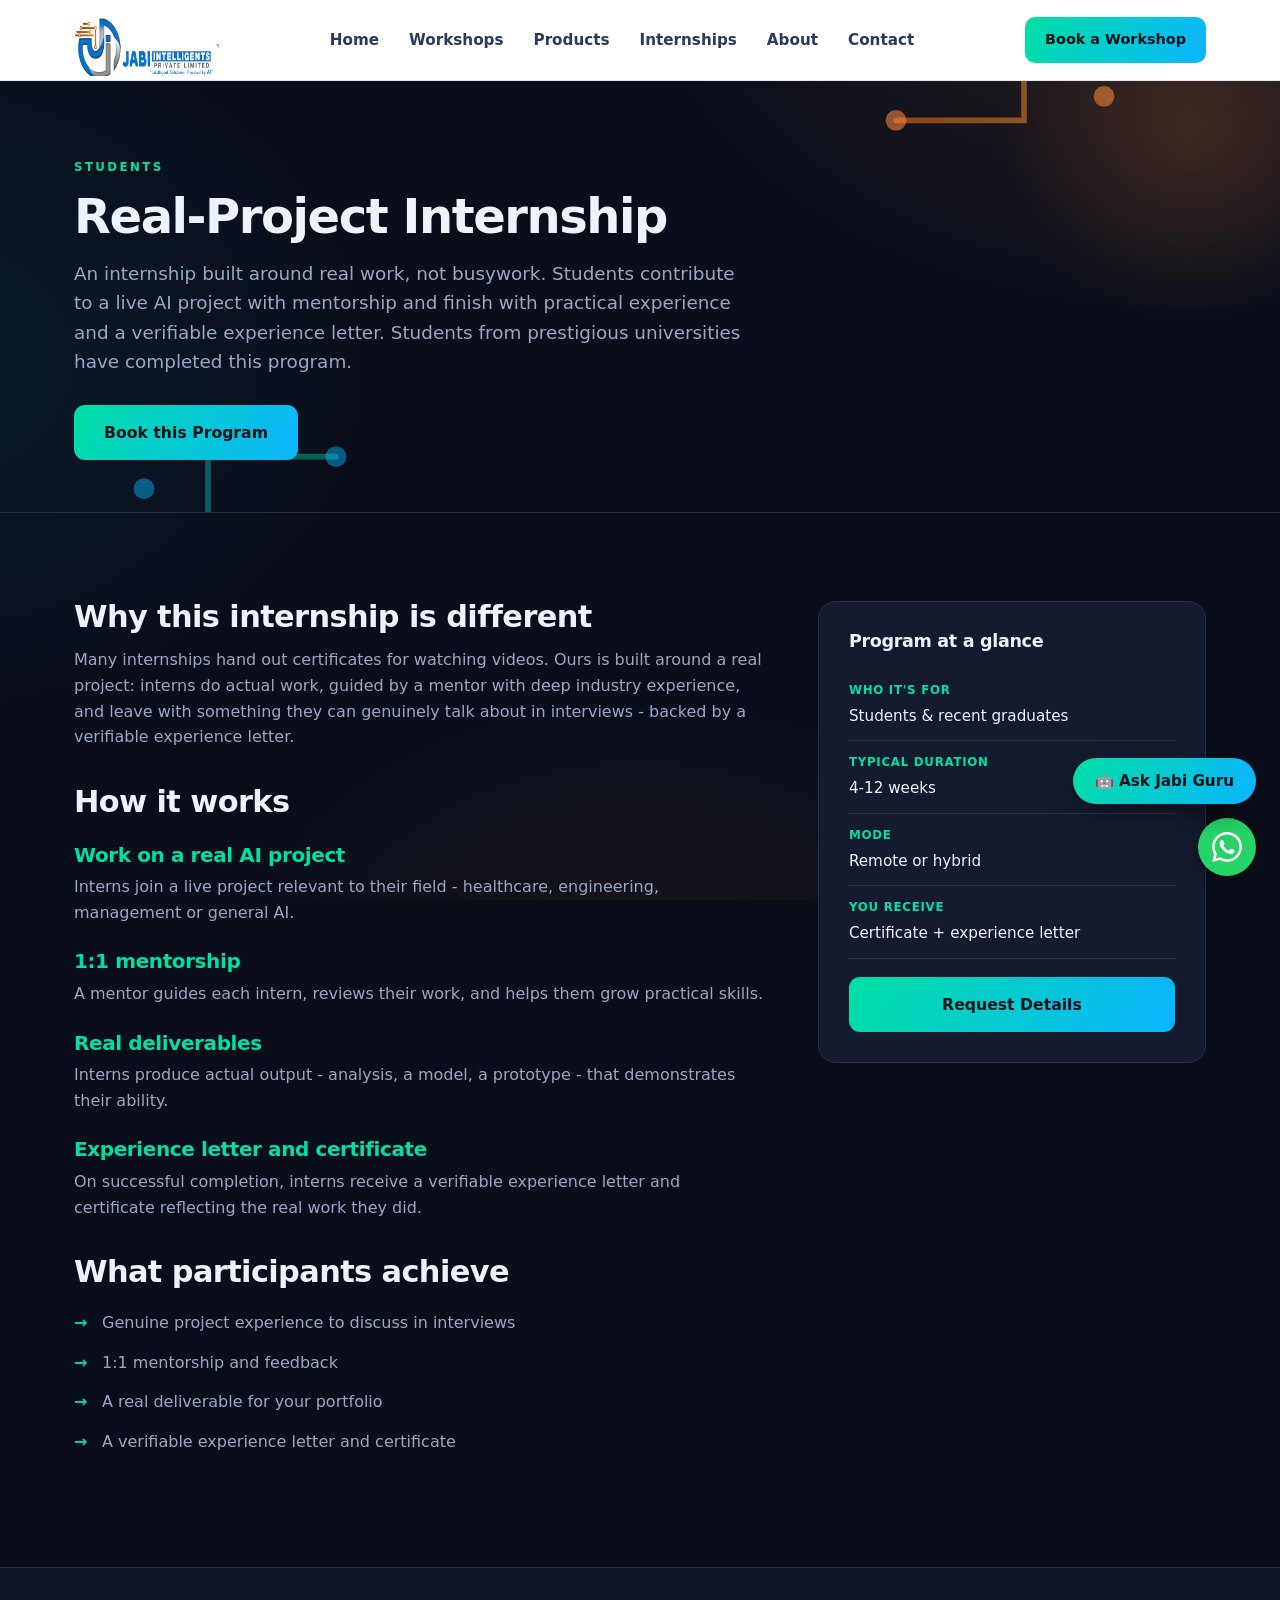
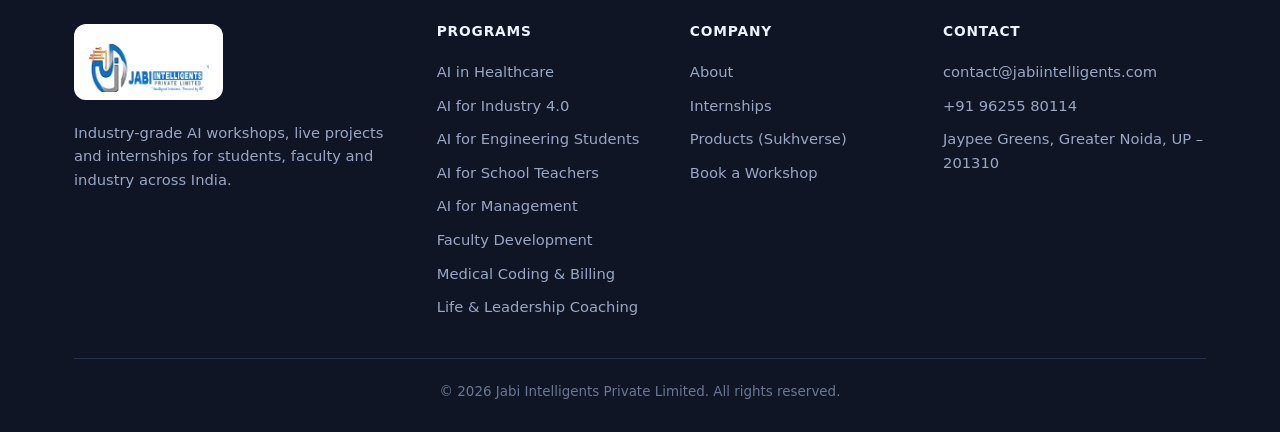
<file: internship.html>
<!DOCTYPE html>
<html lang="en">
<head>
<meta charset="UTF-8">
<meta name="viewport" content="width=device-width, initial-scale=1">
<title>Real-Project AI Internship with Experience Letter | Jabi Intelligents</title>
<meta name="description" content="Real-project AI internship with 1:1 mentorship - work on a live project and finish with a verifiable experience letter and certificate.">
<meta name="author" content="Jabi Intelligents Private Limited">
<meta name="keywords" content="AI internship, real project internship, AI internship with certificate, experience letter internship, student AI internship, paid internship AI">
<meta name="robots" content="index, follow">
<meta name="geo.region" content="IN-UP">
<meta name="geo.placename" content="Greater Noida">
<link rel="canonical" href="https://jabiintelligents.com/internship.html">
<meta property="og:url" content="https://jabiintelligents.com/internship.html">
<meta property="og:image" content="https://jabiintelligents.com/jabiLogo.png">
<meta property="og:site_name" content="Jabi Intelligents">
<meta name="twitter:card" content="summary_large_image">
<link rel="icon" type="image/png" href="jabiIcon.png">
<link rel="stylesheet" href="style.css">
<script type="application/ld+json">
{
  "@context":"https://schema.org",
  "@type":"Course",
  "name":"Real-Project AI Internship",
  "description":"Real-project AI internship with 1:1 mentorship - work on a live project and finish with a verifiable experience letter and certificate.",
  "provider":{"@type":"Organization","name":"Jabi Intelligents Private Limited","sameAs":"https://jabiintelligents.com"}
}
</script>
</head>
<body>
<header>
  <div class="wrap">
    <nav>
      <a class="logo" href="index.html"><img class="nav-logo-img" src="jabiLogo.png" alt="Jabi Intelligents Private Limited"></a>
      <div class="navlinks">
        <a href="index.html">Home</a>
        <a href="programs.html">Workshops</a>
        <a href="index.html#products">Products</a>
        <a href="internship.html">Internships</a>
        <a href="about.html">About</a>
        <a href="contact.html">Contact</a>
      </div>
      <a class="nav-cta" href="contact.html">Book a Workshop</a>
      <button class="menu-btn" aria-label="Menu" onclick="this.closest('nav').querySelector('.navlinks').classList.toggle('open')">&#9776;</button>
    </nav>
  </div>
</header>
<section class="page-hero">
  <div class="wrap">
    <span class="eyebrow">Students</span>
    <h1>Real-Project Internship</h1>
    <p>An internship built around real work, not busywork. Students contribute to a live AI project with mentorship and finish with practical experience and a verifiable experience letter. Students from prestigious universities have completed this program.</p>
    <div class="hero-cta" style="margin-top:28px"><a class="btn btn-primary" href="contact.html">Book this Program</a></div>
  </div>
</section>
<section class="block">
  <div class="wrap content-grid">
    <div class="prose">
      <h2>Why this internship is different</h2><p>Many internships hand out certificates for watching videos. Ours is built around a real project: interns do actual work, guided by a mentor with deep industry experience, and leave with something they can genuinely talk about in interviews - backed by a verifiable experience letter.</p><h2>How it works</h2><h3>Work on a real AI project</h3><p>Interns join a live project relevant to their field - healthcare, engineering, management or general AI.</p><h3>1:1 mentorship</h3><p>A mentor guides each intern, reviews their work, and helps them grow practical skills.</p><h3>Real deliverables</h3><p>Interns produce actual output - analysis, a model, a prototype - that demonstrates their ability.</p><h3>Experience letter and certificate</h3><p>On successful completion, interns receive a verifiable experience letter and certificate reflecting the real work they did.</p>
      <h2>What participants achieve</h2>
      <ul><li>Genuine project experience to discuss in interviews</li><li>1:1 mentorship and feedback</li><li>A real deliverable for your portfolio</li><li>A verifiable experience letter and certificate</li></ul>
    </div>
    <aside class="sidebar">
      <h3>Program at a glance</h3>
      <div class="fact"><b>Who it's for</b><span>Students &amp; recent graduates</span></div>
      <div class="fact"><b>Typical duration</b><span>4-12 weeks</span></div>
      <div class="fact"><b>Mode</b><span>Remote or hybrid</span></div>
      <div class="fact"><b>You receive</b><span>Certificate + experience letter</span></div>
      <a class="btn btn-primary" href="contact.html">Request Details</a>
    </aside>
  </div>
</section>
<footer>
  <div class="wrap">
    <div class="cols">
      <div>
        <img class="footer-logo-img" src="jabiLogo.png" alt="Jabi Intelligents">
        <p>Industry-grade AI workshops, live projects and internships for students, faculty and industry across India.</p>
      </div>
      <div>
        <h4>Programs</h4>
        <a href="pharmacy-ai.html">AI in Healthcare</a>
        <a href="engineering-ai.html">AI for Industry 4.0</a>
        <a href="engineering-students.html">AI for Engineering Students</a>
        <a href="school-teachers.html">AI for School Teachers</a>
        <a href="management-ai.html">AI for Management</a>
        <a href="faculty-development.html">Faculty Development</a>
        <a href="medical-coding.html">Medical Coding &amp; Billing</a>
        <a href="life-coaching.html">Life &amp; Leadership Coaching</a>
      </div>
      <div>
        <h4>Company</h4>
        <a href="about.html">About</a>
        <a href="internship.html">Internships</a>
        <a href="index.html#products">Products (Sukhverse)</a>
        <a href="contact.html">Book a Workshop</a>
      </div>
      <div>
        <h4>Contact</h4>
        <a href="mailto:contact@jabiintelligents.com">contact@jabiintelligents.com</a>
        <a href="tel:+919625580114">+91 96255 80114</a>
        <a>Jaypee Greens, Greater Noida, UP &ndash; 201310</a>
      </div>
    </div>
    <div class="copyright">&copy; 2026 Jabi Intelligents Private Limited. All rights reserved.</div>
  </div>
</footer>
<a class="wa" href="https://wa.me/919625580114" aria-label="WhatsApp"><svg viewBox="0 0 24 24" width="30" height="30" fill="#fff" aria-hidden="true"><path d="M17.472 14.382c-.297-.149-1.758-.867-2.03-.967-.273-.099-.471-.148-.67.15-.197.297-.767.966-.94 1.164-.173.199-.347.223-.644.075-.297-.15-1.255-.463-2.39-1.475-.883-.788-1.48-1.761-1.653-2.059-.173-.297-.018-.458.13-.606.134-.133.298-.347.446-.52.149-.174.198-.298.298-.497.099-.198.05-.371-.025-.52-.075-.149-.669-1.612-.916-2.207-.242-.579-.487-.5-.669-.51-.173-.008-.371-.01-.57-.01-.198 0-.52.074-.792.372-.272.297-1.04 1.016-1.04 2.479 0 1.462 1.065 2.875 1.213 3.074.149.198 2.096 3.2 5.077 4.487.709.306 1.262.489 1.694.625.712.227 1.36.195 1.871.118.571-.085 1.758-.719 2.006-1.413.248-.694.248-1.289.173-1.413-.074-.124-.272-.198-.57-.347m-5.421 7.403h-.004a9.87 9.87 0 01-5.031-1.378l-.361-.214-3.741.982.998-3.648-.235-.374a9.86 9.86 0 01-1.51-5.26c.001-5.45 4.436-9.884 9.888-9.884 2.64 0 5.122 1.03 6.988 2.898a9.825 9.825 0 012.893 6.994c-.003 5.45-4.437 9.884-9.885 9.884m8.413-18.297A11.815 11.815 0 0012.05 0C5.495 0 .16 5.335.157 11.892c0 2.096.547 4.142 1.588 5.945L.057 24l6.305-1.654a11.882 11.882 0 005.683 1.448h.005c6.554 0 11.89-5.335 11.893-11.893a11.821 11.821 0 00-3.48-8.413Z"/></svg></a>
<script src="chat.js?v=7" defer></script>
</body>
</html>
</file>
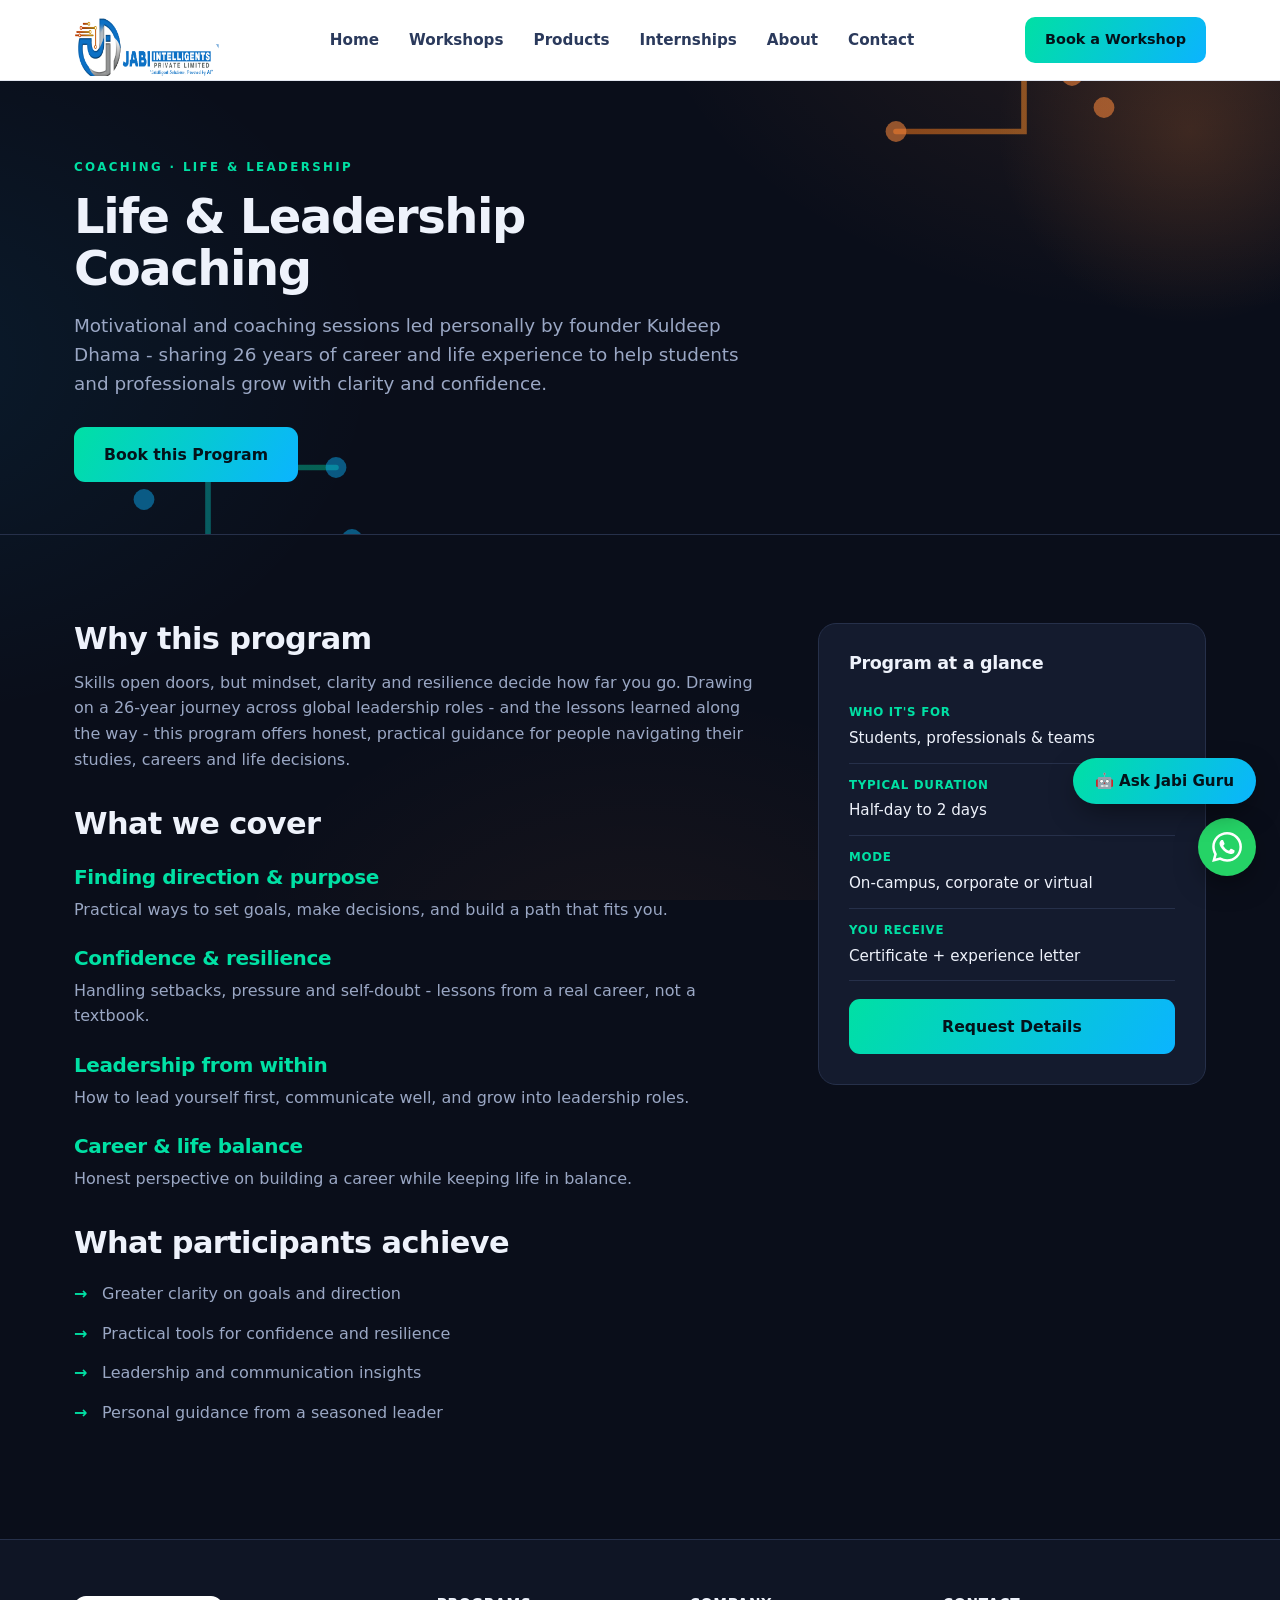
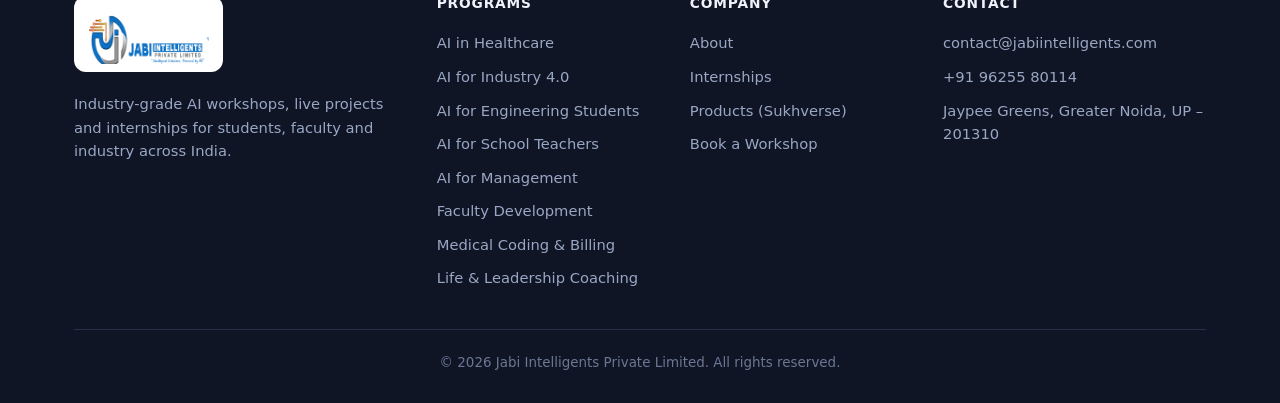
<file: life-coaching.html>
<!DOCTYPE html>
<html lang="en">
<head>
<meta charset="UTF-8">
<meta name="viewport" content="width=device-width, initial-scale=1">
<title>Life &amp; Leadership Coaching | Jabi Intelligents</title>
<meta name="description" content="Life and leadership coaching workshops by Kuldeep Dhama - drawing on 26 years of global career and leadership experience to guide students and professionals.">
<meta name="author" content="Jabi Intelligents Private Limited">
<meta name="keywords" content="life coaching, leadership coaching, motivational workshop, career coaching, life coach India, leadership development">
<meta name="robots" content="index, follow">
<meta name="geo.region" content="IN-UP">
<meta name="geo.placename" content="Greater Noida">
<link rel="canonical" href="https://jabiintelligents.com/life-coaching.html">
<meta property="og:url" content="https://jabiintelligents.com/life-coaching.html">
<meta property="og:image" content="https://jabiintelligents.com/jabiLogo.png">
<meta property="og:site_name" content="Jabi Intelligents">
<meta name="twitter:card" content="summary_large_image">
<link rel="icon" type="image/png" href="jabiIcon.png">
<link rel="stylesheet" href="style.css">
<script type="application/ld+json">
{
  "@context":"https://schema.org",
  "@type":"Course",
  "name":"Life & Leadership Coaching",
  "description":"Life and leadership coaching workshops by Kuldeep Dhama - drawing on 26 years of global career and leadership experience to guide students and professionals.",
  "provider":{"@type":"Organization","name":"Jabi Intelligents Private Limited","sameAs":"https://jabiintelligents.com"}
}
</script>
</head>
<body>
<header>
  <div class="wrap">
    <nav>
      <a class="logo" href="index.html"><img class="nav-logo-img" src="jabiLogo.png" alt="Jabi Intelligents Private Limited"></a>
      <div class="navlinks">
        <a href="index.html">Home</a>
        <a href="programs.html">Workshops</a>
        <a href="index.html#products">Products</a>
        <a href="internship.html">Internships</a>
        <a href="about.html">About</a>
        <a href="contact.html">Contact</a>
      </div>
      <a class="nav-cta" href="contact.html">Book a Workshop</a>
      <button class="menu-btn" aria-label="Menu" onclick="this.closest('nav').querySelector('.navlinks').classList.toggle('open')">&#9776;</button>
    </nav>
  </div>
</header>
<section class="page-hero">
  <div class="wrap">
    <span class="eyebrow">Coaching &middot; Life &amp; Leadership</span>
    <h1>Life &amp; Leadership Coaching</h1>
    <p>Motivational and coaching sessions led personally by founder Kuldeep Dhama - sharing 26 years of career and life experience to help students and professionals grow with clarity and confidence.</p>
    <div class="hero-cta" style="margin-top:28px"><a class="btn btn-primary" href="contact.html">Book this Program</a></div>
  </div>
</section>
<section class="block">
  <div class="wrap content-grid">
    <div class="prose">
      <h2>Why this program</h2><p>Skills open doors, but mindset, clarity and resilience decide how far you go. Drawing on a 26-year journey across global leadership roles - and the lessons learned along the way - this program offers honest, practical guidance for people navigating their studies, careers and life decisions.</p>
 <h2>What we cover</h2>
 <h3>Finding direction &amp; purpose</h3><p>Practical ways to set goals, make decisions, and build a path that fits you.</p>
 <h3>Confidence &amp; resilience</h3><p>Handling setbacks, pressure and self-doubt - lessons from a real career, not a textbook.</p>
 <h3>Leadership from within</h3><p>How to lead yourself first, communicate well, and grow into leadership roles.</p>
 <h3>Career &amp; life balance</h3><p>Honest perspective on building a career while keeping life in balance.</p>
      <h2>What participants achieve</h2>
      <ul><li>Greater clarity on goals and direction</li><li>Practical tools for confidence and resilience</li><li>Leadership and communication insights</li><li>Personal guidance from a seasoned leader</li></ul>
    </div>
    <aside class="sidebar">
      <h3>Program at a glance</h3>
      <div class="fact"><b>Who it's for</b><span>Students, professionals &amp; teams</span></div>
      <div class="fact"><b>Typical duration</b><span>Half-day to 2 days</span></div>
      <div class="fact"><b>Mode</b><span>On-campus, corporate or virtual</span></div>
      <div class="fact"><b>You receive</b><span>Certificate + experience letter</span></div>
      <a class="btn btn-primary" href="contact.html">Request Details</a>
    </aside>
  </div>
</section>
<footer>
  <div class="wrap">
    <div class="cols">
      <div>
        <img class="footer-logo-img" src="jabiLogo.png" alt="Jabi Intelligents">
        <p>Industry-grade AI workshops, live projects and internships for students, faculty and industry across India.</p>
      </div>
      <div>
        <h4>Programs</h4>
        <a href="pharmacy-ai.html">AI in Healthcare</a>
        <a href="engineering-ai.html">AI for Industry 4.0</a>
        <a href="engineering-students.html">AI for Engineering Students</a>
        <a href="school-teachers.html">AI for School Teachers</a>
        <a href="management-ai.html">AI for Management</a>
        <a href="faculty-development.html">Faculty Development</a>
        <a href="medical-coding.html">Medical Coding &amp; Billing</a>
        <a href="life-coaching.html">Life &amp; Leadership Coaching</a>
      </div>
      <div>
        <h4>Company</h4>
        <a href="about.html">About</a>
        <a href="internship.html">Internships</a>
        <a href="index.html#products">Products (Sukhverse)</a>
        <a href="contact.html">Book a Workshop</a>
      </div>
      <div>
        <h4>Contact</h4>
        <a href="mailto:contact@jabiintelligents.com">contact@jabiintelligents.com</a>
        <a href="tel:+919625580114">+91 96255 80114</a>
        <a>Jaypee Greens, Greater Noida, UP &ndash; 201310</a>
      </div>
    </div>
    <div class="copyright">&copy; 2026 Jabi Intelligents Private Limited. All rights reserved.</div>
  </div>
</footer>
<a class="wa" href="https://wa.me/919625580114" aria-label="WhatsApp"><svg viewBox="0 0 24 24" width="30" height="30" fill="#fff" aria-hidden="true"><path d="M17.472 14.382c-.297-.149-1.758-.867-2.03-.967-.273-.099-.471-.148-.67.15-.197.297-.767.966-.94 1.164-.173.199-.347.223-.644.075-.297-.15-1.255-.463-2.39-1.475-.883-.788-1.48-1.761-1.653-2.059-.173-.297-.018-.458.13-.606.134-.133.298-.347.446-.52.149-.174.198-.298.298-.497.099-.198.05-.371-.025-.52-.075-.149-.669-1.612-.916-2.207-.242-.579-.487-.5-.669-.51-.173-.008-.371-.01-.57-.01-.198 0-.52.074-.792.372-.272.297-1.04 1.016-1.04 2.479 0 1.462 1.065 2.875 1.213 3.074.149.198 2.096 3.2 5.077 4.487.709.306 1.262.489 1.694.625.712.227 1.36.195 1.871.118.571-.085 1.758-.719 2.006-1.413.248-.694.248-1.289.173-1.413-.074-.124-.272-.198-.57-.347m-5.421 7.403h-.004a9.87 9.87 0 01-5.031-1.378l-.361-.214-3.741.982.998-3.648-.235-.374a9.86 9.86 0 01-1.51-5.26c.001-5.45 4.436-9.884 9.888-9.884 2.64 0 5.122 1.03 6.988 2.898a9.825 9.825 0 012.893 6.994c-.003 5.45-4.437 9.884-9.885 9.884m8.413-18.297A11.815 11.815 0 0012.05 0C5.495 0 .16 5.335.157 11.892c0 2.096.547 4.142 1.588 5.945L.057 24l6.305-1.654a11.882 11.882 0 005.683 1.448h.005c6.554 0 11.89-5.335 11.893-11.893a11.821 11.821 0 00-3.48-8.413Z"/></svg></a>
<script src="chat.js?v=7" defer></script>
</body>
</html>
</file>
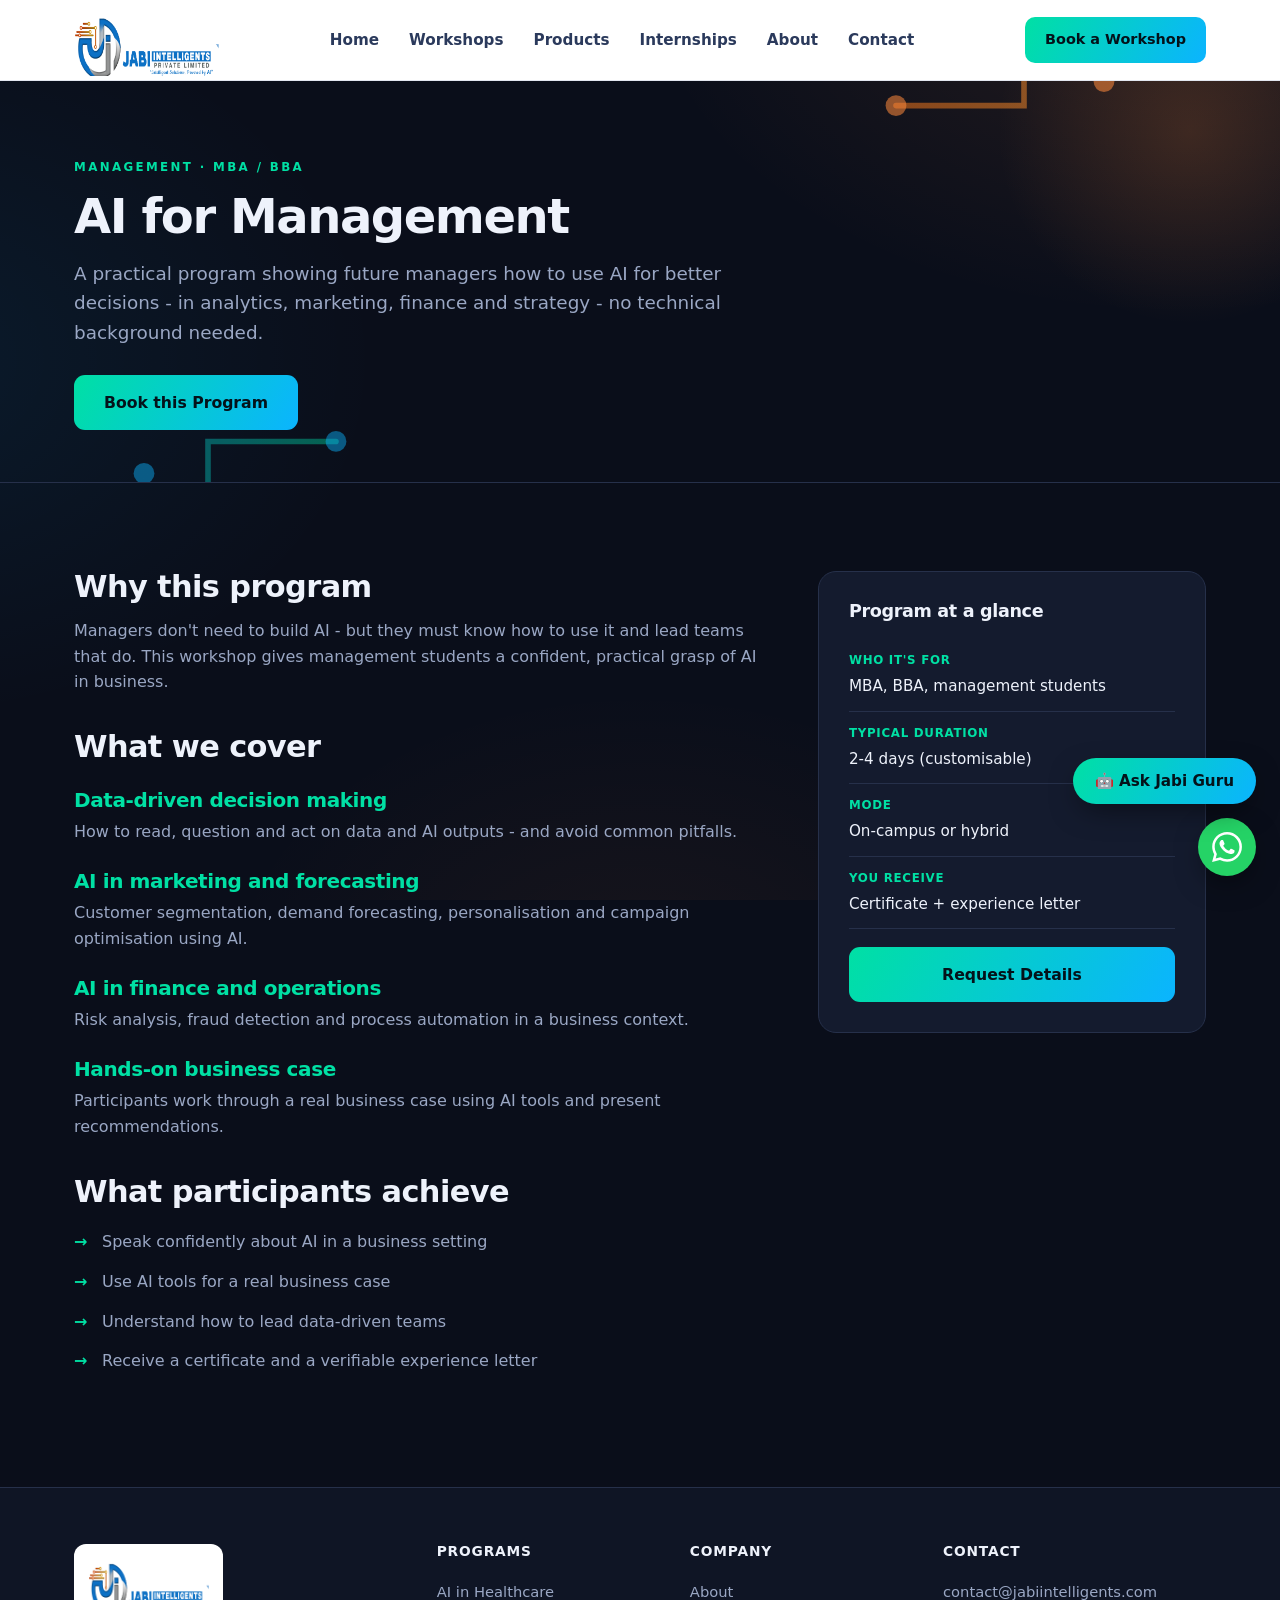
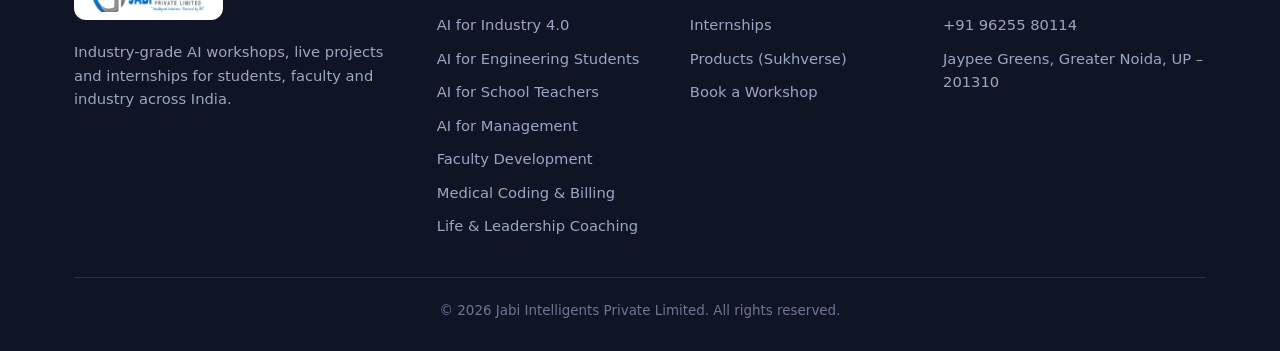
<file: management-ai.html>
<!DOCTYPE html>
<html lang="en">
<head>
<meta charset="UTF-8">
<meta name="viewport" content="width=device-width, initial-scale=1">
<title>AI for Management Students | Jabi Intelligents</title>
<meta name="description" content="Hands-on AI workshop for MBA and BBA students - data-driven decisions, AI in marketing, finance and business strategy.">
<meta name="author" content="Jabi Intelligents Private Limited">
<meta name="keywords" content="AI for management students, AI for MBA, AI in business, AI marketing workshop, data driven decisions, BBA AI training">
<meta name="robots" content="index, follow">
<meta name="geo.region" content="IN-UP">
<meta name="geo.placename" content="Greater Noida">
<link rel="canonical" href="https://jabiintelligents.com/management-ai.html">
<meta property="og:url" content="https://jabiintelligents.com/management-ai.html">
<meta property="og:image" content="https://jabiintelligents.com/jabiLogo.png">
<meta property="og:site_name" content="Jabi Intelligents">
<meta name="twitter:card" content="summary_large_image">
<link rel="icon" type="image/png" href="jabiIcon.png">
<link rel="stylesheet" href="style.css">
<script type="application/ld+json">
{
  "@context":"https://schema.org",
  "@type":"Course",
  "name":"AI for Management",
  "description":"Hands-on AI workshop for MBA and BBA students - data-driven decisions, AI in marketing, finance and business strategy.",
  "provider":{"@type":"Organization","name":"Jabi Intelligents Private Limited","sameAs":"https://jabiintelligents.com"}
}
</script>
</head>
<body>
<header>
  <div class="wrap">
    <nav>
      <a class="logo" href="index.html"><img class="nav-logo-img" src="jabiLogo.png" alt="Jabi Intelligents Private Limited"></a>
      <div class="navlinks">
        <a href="index.html">Home</a>
        <a href="programs.html">Workshops</a>
        <a href="index.html#products">Products</a>
        <a href="internship.html">Internships</a>
        <a href="about.html">About</a>
        <a href="contact.html">Contact</a>
      </div>
      <a class="nav-cta" href="contact.html">Book a Workshop</a>
      <button class="menu-btn" aria-label="Menu" onclick="this.closest('nav').querySelector('.navlinks').classList.toggle('open')">&#9776;</button>
    </nav>
  </div>
</header>
<section class="page-hero">
  <div class="wrap">
    <span class="eyebrow">Management &middot; MBA / BBA</span>
    <h1>AI for Management</h1>
    <p>A practical program showing future managers how to use AI for better decisions - in analytics, marketing, finance and strategy - no technical background needed.</p>
    <div class="hero-cta" style="margin-top:28px"><a class="btn btn-primary" href="contact.html">Book this Program</a></div>
  </div>
</section>
<section class="block">
  <div class="wrap content-grid">
    <div class="prose">
      <h2>Why this program</h2><p>Managers don't need to build AI - but they must know how to use it and lead teams that do. This workshop gives management students a confident, practical grasp of AI in business.</p><h2>What we cover</h2><h3>Data-driven decision making</h3><p>How to read, question and act on data and AI outputs - and avoid common pitfalls.</p><h3>AI in marketing and forecasting</h3><p>Customer segmentation, demand forecasting, personalisation and campaign optimisation using AI.</p><h3>AI in finance and operations</h3><p>Risk analysis, fraud detection and process automation in a business context.</p><h3>Hands-on business case</h3><p>Participants work through a real business case using AI tools and present recommendations.</p>
      <h2>What participants achieve</h2>
      <ul><li>Speak confidently about AI in a business setting</li><li>Use AI tools for a real business case</li><li>Understand how to lead data-driven teams</li><li>Receive a certificate and a verifiable experience letter</li></ul>
    </div>
    <aside class="sidebar">
      <h3>Program at a glance</h3>
      <div class="fact"><b>Who it's for</b><span>MBA, BBA, management students</span></div>
      <div class="fact"><b>Typical duration</b><span>2-4 days (customisable)</span></div>
      <div class="fact"><b>Mode</b><span>On-campus or hybrid</span></div>
      <div class="fact"><b>You receive</b><span>Certificate + experience letter</span></div>
      <a class="btn btn-primary" href="contact.html">Request Details</a>
    </aside>
  </div>
</section>
<footer>
  <div class="wrap">
    <div class="cols">
      <div>
        <img class="footer-logo-img" src="jabiLogo.png" alt="Jabi Intelligents">
        <p>Industry-grade AI workshops, live projects and internships for students, faculty and industry across India.</p>
      </div>
      <div>
        <h4>Programs</h4>
        <a href="pharmacy-ai.html">AI in Healthcare</a>
        <a href="engineering-ai.html">AI for Industry 4.0</a>
        <a href="engineering-students.html">AI for Engineering Students</a>
        <a href="school-teachers.html">AI for School Teachers</a>
        <a href="management-ai.html">AI for Management</a>
        <a href="faculty-development.html">Faculty Development</a>
        <a href="medical-coding.html">Medical Coding &amp; Billing</a>
        <a href="life-coaching.html">Life &amp; Leadership Coaching</a>
      </div>
      <div>
        <h4>Company</h4>
        <a href="about.html">About</a>
        <a href="internship.html">Internships</a>
        <a href="index.html#products">Products (Sukhverse)</a>
        <a href="contact.html">Book a Workshop</a>
      </div>
      <div>
        <h4>Contact</h4>
        <a href="mailto:contact@jabiintelligents.com">contact@jabiintelligents.com</a>
        <a href="tel:+919625580114">+91 96255 80114</a>
        <a>Jaypee Greens, Greater Noida, UP &ndash; 201310</a>
      </div>
    </div>
    <div class="copyright">&copy; 2026 Jabi Intelligents Private Limited. All rights reserved.</div>
  </div>
</footer>
<a class="wa" href="https://wa.me/919625580114" aria-label="WhatsApp"><svg viewBox="0 0 24 24" width="30" height="30" fill="#fff" aria-hidden="true"><path d="M17.472 14.382c-.297-.149-1.758-.867-2.03-.967-.273-.099-.471-.148-.67.15-.197.297-.767.966-.94 1.164-.173.199-.347.223-.644.075-.297-.15-1.255-.463-2.39-1.475-.883-.788-1.48-1.761-1.653-2.059-.173-.297-.018-.458.13-.606.134-.133.298-.347.446-.52.149-.174.198-.298.298-.497.099-.198.05-.371-.025-.52-.075-.149-.669-1.612-.916-2.207-.242-.579-.487-.5-.669-.51-.173-.008-.371-.01-.57-.01-.198 0-.52.074-.792.372-.272.297-1.04 1.016-1.04 2.479 0 1.462 1.065 2.875 1.213 3.074.149.198 2.096 3.2 5.077 4.487.709.306 1.262.489 1.694.625.712.227 1.36.195 1.871.118.571-.085 1.758-.719 2.006-1.413.248-.694.248-1.289.173-1.413-.074-.124-.272-.198-.57-.347m-5.421 7.403h-.004a9.87 9.87 0 01-5.031-1.378l-.361-.214-3.741.982.998-3.648-.235-.374a9.86 9.86 0 01-1.51-5.26c.001-5.45 4.436-9.884 9.888-9.884 2.64 0 5.122 1.03 6.988 2.898a9.825 9.825 0 012.893 6.994c-.003 5.45-4.437 9.884-9.885 9.884m8.413-18.297A11.815 11.815 0 0012.05 0C5.495 0 .16 5.335.157 11.892c0 2.096.547 4.142 1.588 5.945L.057 24l6.305-1.654a11.882 11.882 0 005.683 1.448h.005c6.554 0 11.89-5.335 11.893-11.893a11.821 11.821 0 00-3.48-8.413Z"/></svg></a>
<script src="chat.js?v=7" defer></script>
</body>
</html>
</file>
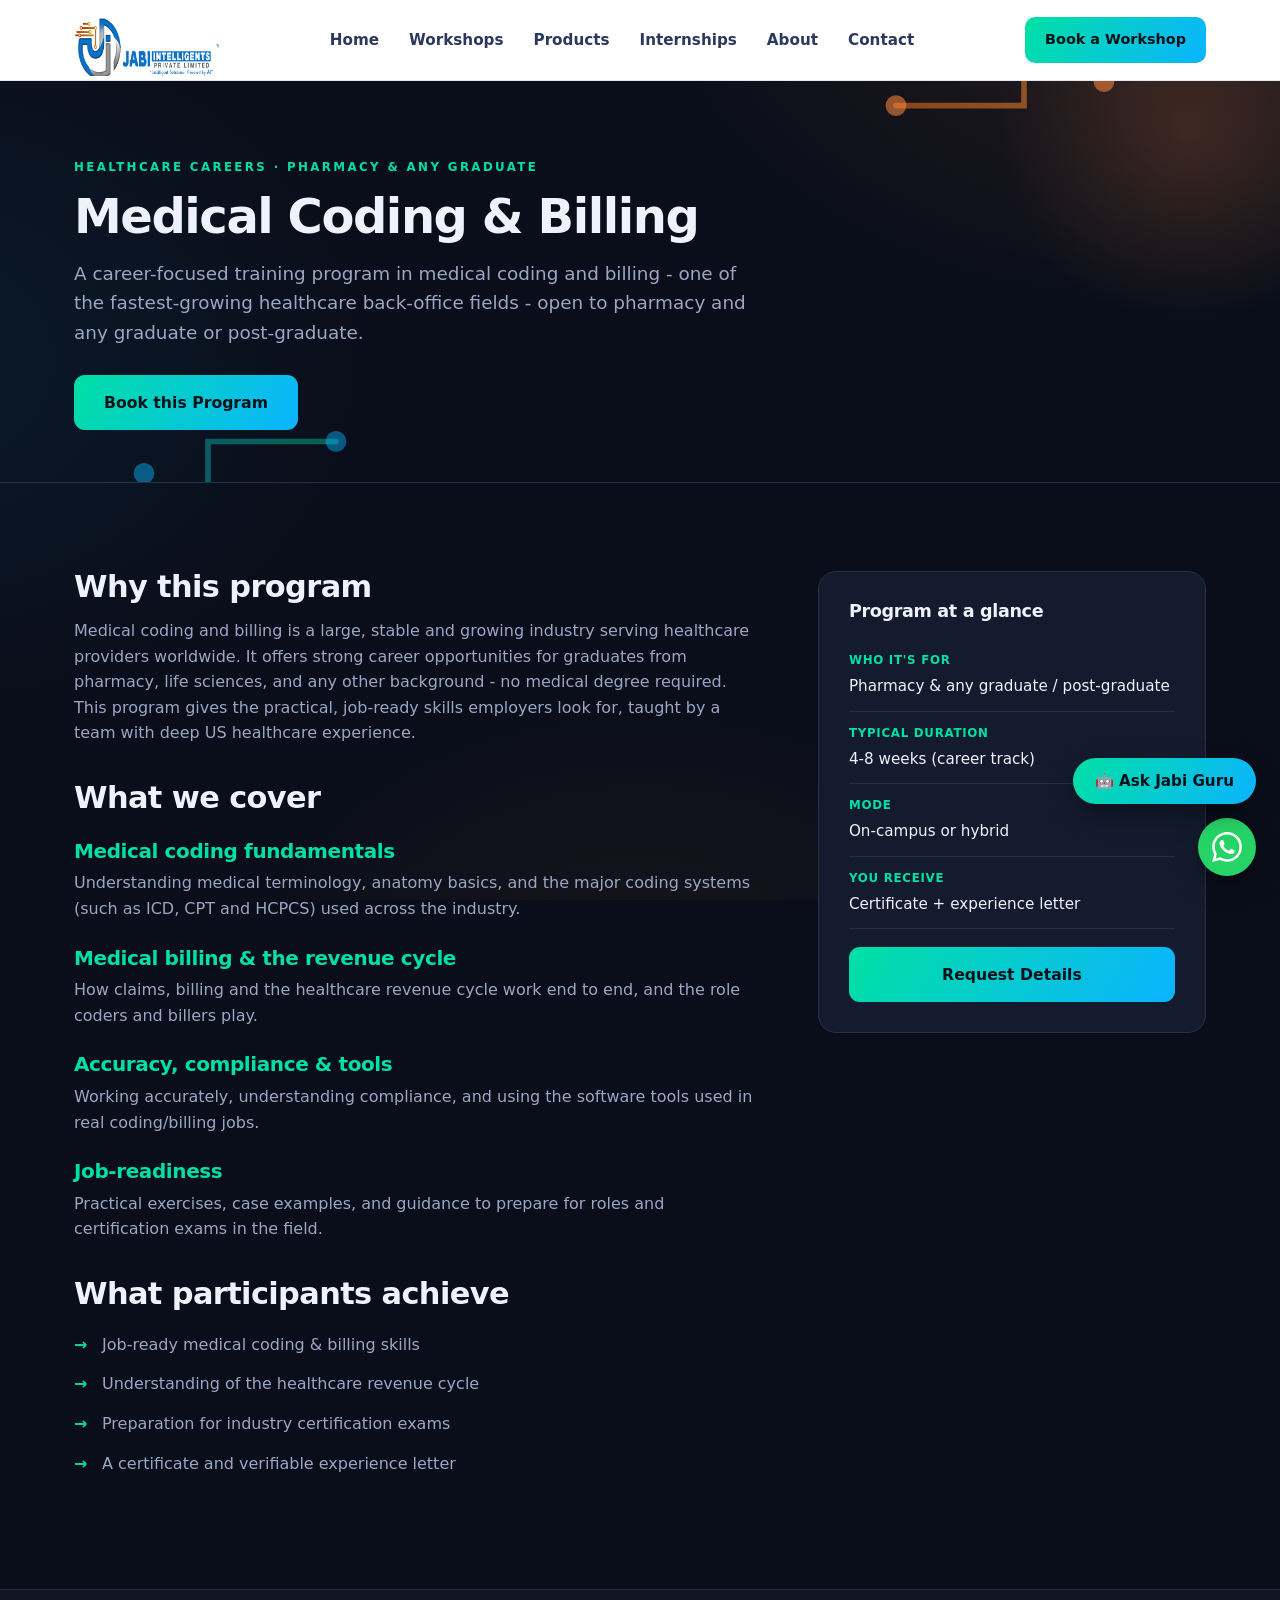
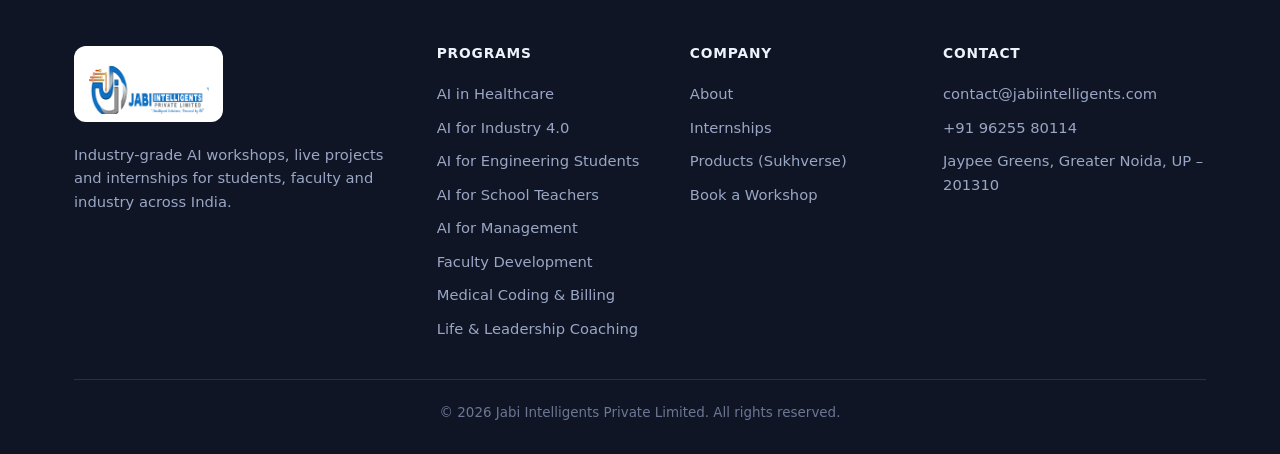
<file: medical-coding.html>
<!DOCTYPE html>
<html lang="en">
<head>
<meta charset="UTF-8">
<meta name="viewport" content="width=device-width, initial-scale=1">
<title>Medical Coding &amp; Billing Training | Jabi Intelligents</title>
<meta name="description" content="Career-focused Medical Coding and Medical Billing training for pharmacy and any graduate or post-graduate - a practical path into the global healthcare back-office industry.">
<meta name="author" content="Jabi Intelligents Private Limited">
<meta name="keywords" content="medical coding training, medical billing course, medical coding for pharmacy, medical coding for graduates, ICD CPT training, healthcare revenue cycle, medical coding certification">
<meta name="robots" content="index, follow">
<meta name="geo.region" content="IN-UP">
<meta name="geo.placename" content="Greater Noida">
<link rel="canonical" href="https://jabiintelligents.com/medical-coding.html">
<meta property="og:url" content="https://jabiintelligents.com/medical-coding.html">
<meta property="og:image" content="https://jabiintelligents.com/jabiLogo.png">
<meta property="og:site_name" content="Jabi Intelligents">
<meta name="twitter:card" content="summary_large_image">
<link rel="icon" type="image/png" href="jabiIcon.png">
<link rel="stylesheet" href="style.css">
<script type="application/ld+json">
{
  "@context":"https://schema.org",
  "@type":"Course",
  "name":"Medical Coding & Billing Training",
  "description":"Career-focused Medical Coding and Medical Billing training for pharmacy and any graduate or post-graduate - a practical path into the global healthcare back-office industry.",
  "provider":{"@type":"Organization","name":"Jabi Intelligents Private Limited","sameAs":"https://jabiintelligents.com"}
}
</script>
</head>
<body>
<header>
  <div class="wrap">
    <nav>
      <a class="logo" href="index.html"><img class="nav-logo-img" src="jabiLogo.png" alt="Jabi Intelligents Private Limited"></a>
      <div class="navlinks">
        <a href="index.html">Home</a>
        <a href="programs.html">Workshops</a>
        <a href="index.html#products">Products</a>
        <a href="internship.html">Internships</a>
        <a href="about.html">About</a>
        <a href="contact.html">Contact</a>
      </div>
      <a class="nav-cta" href="contact.html">Book a Workshop</a>
      <button class="menu-btn" aria-label="Menu" onclick="this.closest('nav').querySelector('.navlinks').classList.toggle('open')">&#9776;</button>
    </nav>
  </div>
</header>
<section class="page-hero">
  <div class="wrap">
    <span class="eyebrow">Healthcare Careers &middot; Pharmacy &amp; Any Graduate</span>
    <h1>Medical Coding &amp; Billing</h1>
    <p>A career-focused training program in medical coding and billing - one of the fastest-growing healthcare back-office fields - open to pharmacy and any graduate or post-graduate.</p>
    <div class="hero-cta" style="margin-top:28px"><a class="btn btn-primary" href="contact.html">Book this Program</a></div>
  </div>
</section>
<section class="block">
  <div class="wrap content-grid">
    <div class="prose">
      <h2>Why this program</h2><p>Medical coding and billing is a large, stable and growing industry serving healthcare providers worldwide. It offers strong career opportunities for graduates from pharmacy, life sciences, and any other background - no medical degree required. This program gives the practical, job-ready skills employers look for, taught by a team with deep US healthcare experience.</p>
 <h2>What we cover</h2>
 <h3>Medical coding fundamentals</h3><p>Understanding medical terminology, anatomy basics, and the major coding systems (such as ICD, CPT and HCPCS) used across the industry.</p>
 <h3>Medical billing &amp; the revenue cycle</h3><p>How claims, billing and the healthcare revenue cycle work end to end, and the role coders and billers play.</p>
 <h3>Accuracy, compliance &amp; tools</h3><p>Working accurately, understanding compliance, and using the software tools used in real coding/billing jobs.</p>
 <h3>Job-readiness</h3><p>Practical exercises, case examples, and guidance to prepare for roles and certification exams in the field.</p>
      <h2>What participants achieve</h2>
      <ul><li>Job-ready medical coding &amp; billing skills</li><li>Understanding of the healthcare revenue cycle</li><li>Preparation for industry certification exams</li><li>A certificate and verifiable experience letter</li></ul>
    </div>
    <aside class="sidebar">
      <h3>Program at a glance</h3>
      <div class="fact"><b>Who it's for</b><span>Pharmacy &amp; any graduate / post-graduate</span></div>
      <div class="fact"><b>Typical duration</b><span>4-8 weeks (career track)</span></div>
      <div class="fact"><b>Mode</b><span>On-campus or hybrid</span></div>
      <div class="fact"><b>You receive</b><span>Certificate + experience letter</span></div>
      <a class="btn btn-primary" href="contact.html">Request Details</a>
    </aside>
  </div>
</section>
<footer>
  <div class="wrap">
    <div class="cols">
      <div>
        <img class="footer-logo-img" src="jabiLogo.png" alt="Jabi Intelligents">
        <p>Industry-grade AI workshops, live projects and internships for students, faculty and industry across India.</p>
      </div>
      <div>
        <h4>Programs</h4>
        <a href="pharmacy-ai.html">AI in Healthcare</a>
        <a href="engineering-ai.html">AI for Industry 4.0</a>
        <a href="engineering-students.html">AI for Engineering Students</a>
        <a href="school-teachers.html">AI for School Teachers</a>
        <a href="management-ai.html">AI for Management</a>
        <a href="faculty-development.html">Faculty Development</a>
        <a href="medical-coding.html">Medical Coding &amp; Billing</a>
        <a href="life-coaching.html">Life &amp; Leadership Coaching</a>
      </div>
      <div>
        <h4>Company</h4>
        <a href="about.html">About</a>
        <a href="internship.html">Internships</a>
        <a href="index.html#products">Products (Sukhverse)</a>
        <a href="contact.html">Book a Workshop</a>
      </div>
      <div>
        <h4>Contact</h4>
        <a href="mailto:contact@jabiintelligents.com">contact@jabiintelligents.com</a>
        <a href="tel:+919625580114">+91 96255 80114</a>
        <a>Jaypee Greens, Greater Noida, UP &ndash; 201310</a>
      </div>
    </div>
    <div class="copyright">&copy; 2026 Jabi Intelligents Private Limited. All rights reserved.</div>
  </div>
</footer>
<a class="wa" href="https://wa.me/919625580114" aria-label="WhatsApp"><svg viewBox="0 0 24 24" width="30" height="30" fill="#fff" aria-hidden="true"><path d="M17.472 14.382c-.297-.149-1.758-.867-2.03-.967-.273-.099-.471-.148-.67.15-.197.297-.767.966-.94 1.164-.173.199-.347.223-.644.075-.297-.15-1.255-.463-2.39-1.475-.883-.788-1.48-1.761-1.653-2.059-.173-.297-.018-.458.13-.606.134-.133.298-.347.446-.52.149-.174.198-.298.298-.497.099-.198.05-.371-.025-.52-.075-.149-.669-1.612-.916-2.207-.242-.579-.487-.5-.669-.51-.173-.008-.371-.01-.57-.01-.198 0-.52.074-.792.372-.272.297-1.04 1.016-1.04 2.479 0 1.462 1.065 2.875 1.213 3.074.149.198 2.096 3.2 5.077 4.487.709.306 1.262.489 1.694.625.712.227 1.36.195 1.871.118.571-.085 1.758-.719 2.006-1.413.248-.694.248-1.289.173-1.413-.074-.124-.272-.198-.57-.347m-5.421 7.403h-.004a9.87 9.87 0 01-5.031-1.378l-.361-.214-3.741.982.998-3.648-.235-.374a9.86 9.86 0 01-1.51-5.26c.001-5.45 4.436-9.884 9.888-9.884 2.64 0 5.122 1.03 6.988 2.898a9.825 9.825 0 012.893 6.994c-.003 5.45-4.437 9.884-9.885 9.884m8.413-18.297A11.815 11.815 0 0012.05 0C5.495 0 .16 5.335.157 11.892c0 2.096.547 4.142 1.588 5.945L.057 24l6.305-1.654a11.882 11.882 0 005.683 1.448h.005c6.554 0 11.89-5.335 11.893-11.893a11.821 11.821 0 00-3.48-8.413Z"/></svg></a>
<script src="chat.js?v=7" defer></script>
</body>
</html>
</file>
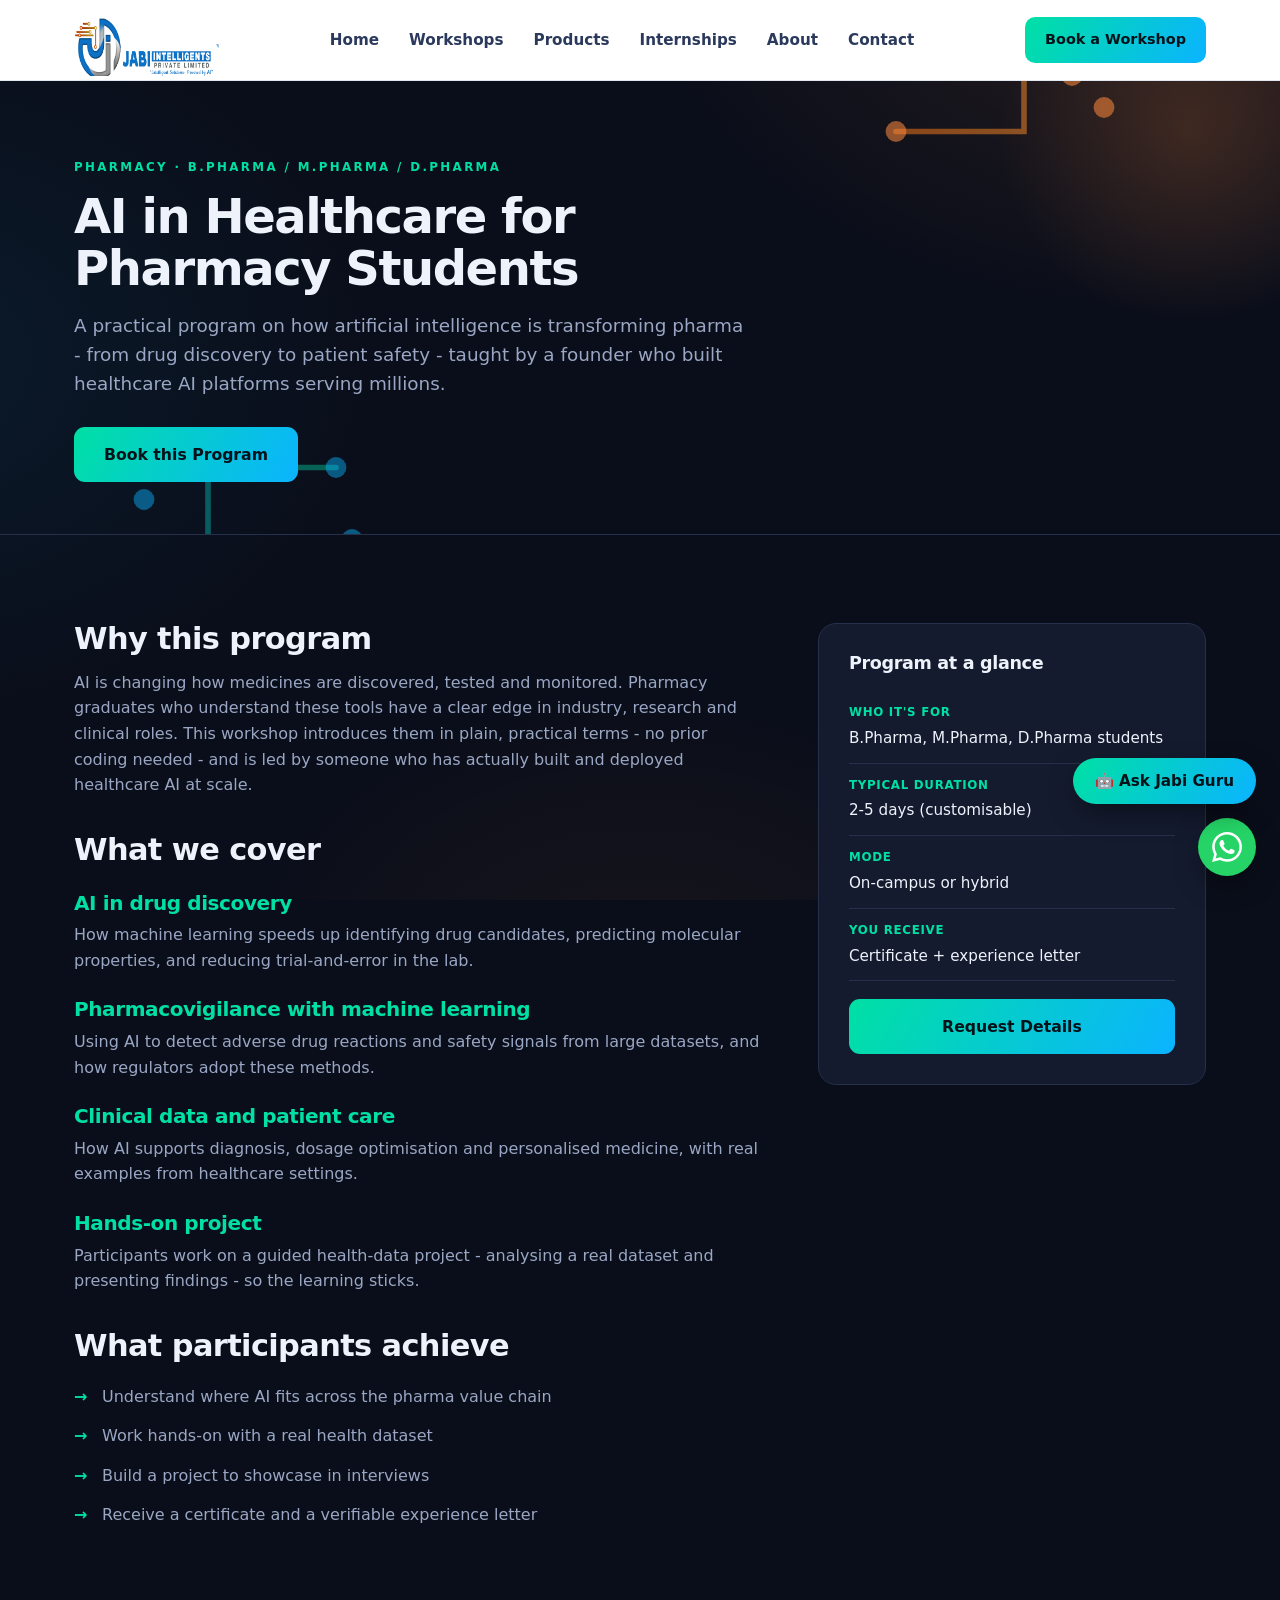
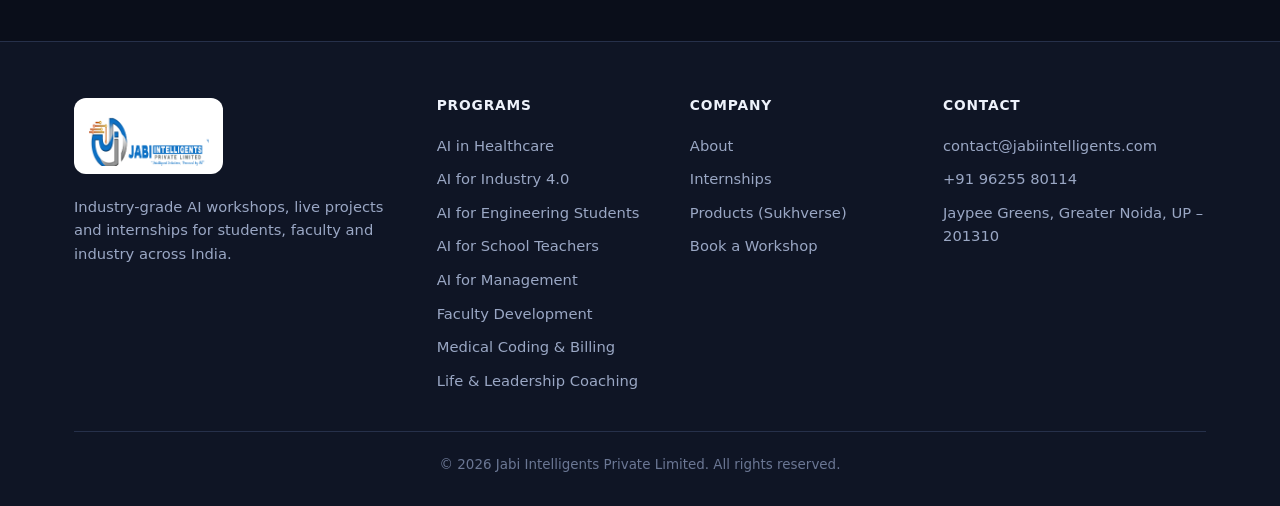
<file: pharmacy-ai.html>
<!DOCTYPE html>
<html lang="en">
<head>
<meta charset="UTF-8">
<meta name="viewport" content="width=device-width, initial-scale=1">
<title>AI in Healthcare for Pharmacy Students | Jabi Intelligents</title>
<meta name="description" content="Hands-on AI in healthcare workshop for B.Pharma, M.Pharma and D.Pharma students - drug discovery, pharmacovigilance, clinical data and patient care.">
<meta name="author" content="Jabi Intelligents Private Limited">
<meta name="keywords" content="AI in healthcare workshop, AI for pharmacy students, B.Pharma AI, M.Pharma AI, D.Pharma, AI in drug discovery, pharmacovigilance machine learning, AI pharmacy training">
<meta name="robots" content="index, follow">
<meta name="geo.region" content="IN-UP">
<meta name="geo.placename" content="Greater Noida">
<link rel="canonical" href="https://jabiintelligents.com/pharmacy-ai.html">
<meta property="og:url" content="https://jabiintelligents.com/pharmacy-ai.html">
<meta property="og:image" content="https://jabiintelligents.com/jabiLogo.png">
<meta property="og:site_name" content="Jabi Intelligents">
<meta name="twitter:card" content="summary_large_image">
<link rel="icon" type="image/png" href="jabiIcon.png">
<link rel="stylesheet" href="style.css">
<script type="application/ld+json">
{
  "@context":"https://schema.org",
  "@type":"Course",
  "name":"AI in Healthcare for Pharmacy Students",
  "description":"Hands-on AI in healthcare workshop for B.Pharma, M.Pharma and D.Pharma students - drug discovery, pharmacovigilance, clinical data and patient care.",
  "provider":{"@type":"Organization","name":"Jabi Intelligents Private Limited","sameAs":"https://jabiintelligents.com"}
}
</script>
</head>
<body>
<header>
  <div class="wrap">
    <nav>
      <a class="logo" href="index.html"><img class="nav-logo-img" src="jabiLogo.png" alt="Jabi Intelligents Private Limited"></a>
      <div class="navlinks">
        <a href="index.html">Home</a>
        <a href="programs.html">Workshops</a>
        <a href="index.html#products">Products</a>
        <a href="internship.html">Internships</a>
        <a href="about.html">About</a>
        <a href="contact.html">Contact</a>
      </div>
      <a class="nav-cta" href="contact.html">Book a Workshop</a>
      <button class="menu-btn" aria-label="Menu" onclick="this.closest('nav').querySelector('.navlinks').classList.toggle('open')">&#9776;</button>
    </nav>
  </div>
</header>
<section class="page-hero">
  <div class="wrap">
    <span class="eyebrow">Pharmacy &middot; B.Pharma / M.Pharma / D.Pharma</span>
    <h1>AI in Healthcare for Pharmacy Students</h1>
    <p>A practical program on how artificial intelligence is transforming pharma - from drug discovery to patient safety - taught by a founder who built healthcare AI platforms serving millions.</p>
    <div class="hero-cta" style="margin-top:28px"><a class="btn btn-primary" href="contact.html">Book this Program</a></div>
  </div>
</section>
<section class="block">
  <div class="wrap content-grid">
    <div class="prose">
      <h2>Why this program</h2><p>AI is changing how medicines are discovered, tested and monitored. Pharmacy graduates who understand these tools have a clear edge in industry, research and clinical roles. This workshop introduces them in plain, practical terms - no prior coding needed - and is led by someone who has actually built and deployed healthcare AI at scale.</p><h2>What we cover</h2><h3>AI in drug discovery</h3><p>How machine learning speeds up identifying drug candidates, predicting molecular properties, and reducing trial-and-error in the lab.</p><h3>Pharmacovigilance with machine learning</h3><p>Using AI to detect adverse drug reactions and safety signals from large datasets, and how regulators adopt these methods.</p><h3>Clinical data and patient care</h3><p>How AI supports diagnosis, dosage optimisation and personalised medicine, with real examples from healthcare settings.</p><h3>Hands-on project</h3><p>Participants work on a guided health-data project - analysing a real dataset and presenting findings - so the learning sticks.</p>
      <h2>What participants achieve</h2>
      <ul><li>Understand where AI fits across the pharma value chain</li><li>Work hands-on with a real health dataset</li><li>Build a project to showcase in interviews</li><li>Receive a certificate and a verifiable experience letter</li></ul>
    </div>
    <aside class="sidebar">
      <h3>Program at a glance</h3>
      <div class="fact"><b>Who it's for</b><span>B.Pharma, M.Pharma, D.Pharma students</span></div>
      <div class="fact"><b>Typical duration</b><span>2-5 days (customisable)</span></div>
      <div class="fact"><b>Mode</b><span>On-campus or hybrid</span></div>
      <div class="fact"><b>You receive</b><span>Certificate + experience letter</span></div>
      <a class="btn btn-primary" href="contact.html">Request Details</a>
    </aside>
  </div>
</section>
<footer>
  <div class="wrap">
    <div class="cols">
      <div>
        <img class="footer-logo-img" src="jabiLogo.png" alt="Jabi Intelligents">
        <p>Industry-grade AI workshops, live projects and internships for students, faculty and industry across India.</p>
      </div>
      <div>
        <h4>Programs</h4>
        <a href="pharmacy-ai.html">AI in Healthcare</a>
        <a href="engineering-ai.html">AI for Industry 4.0</a>
        <a href="engineering-students.html">AI for Engineering Students</a>
        <a href="school-teachers.html">AI for School Teachers</a>
        <a href="management-ai.html">AI for Management</a>
        <a href="faculty-development.html">Faculty Development</a>
        <a href="medical-coding.html">Medical Coding &amp; Billing</a>
        <a href="life-coaching.html">Life &amp; Leadership Coaching</a>
      </div>
      <div>
        <h4>Company</h4>
        <a href="about.html">About</a>
        <a href="internship.html">Internships</a>
        <a href="index.html#products">Products (Sukhverse)</a>
        <a href="contact.html">Book a Workshop</a>
      </div>
      <div>
        <h4>Contact</h4>
        <a href="mailto:contact@jabiintelligents.com">contact@jabiintelligents.com</a>
        <a href="tel:+919625580114">+91 96255 80114</a>
        <a>Jaypee Greens, Greater Noida, UP &ndash; 201310</a>
      </div>
    </div>
    <div class="copyright">&copy; 2026 Jabi Intelligents Private Limited. All rights reserved.</div>
  </div>
</footer>
<a class="wa" href="https://wa.me/919625580114" aria-label="WhatsApp"><svg viewBox="0 0 24 24" width="30" height="30" fill="#fff" aria-hidden="true"><path d="M17.472 14.382c-.297-.149-1.758-.867-2.03-.967-.273-.099-.471-.148-.67.15-.197.297-.767.966-.94 1.164-.173.199-.347.223-.644.075-.297-.15-1.255-.463-2.39-1.475-.883-.788-1.48-1.761-1.653-2.059-.173-.297-.018-.458.13-.606.134-.133.298-.347.446-.52.149-.174.198-.298.298-.497.099-.198.05-.371-.025-.52-.075-.149-.669-1.612-.916-2.207-.242-.579-.487-.5-.669-.51-.173-.008-.371-.01-.57-.01-.198 0-.52.074-.792.372-.272.297-1.04 1.016-1.04 2.479 0 1.462 1.065 2.875 1.213 3.074.149.198 2.096 3.2 5.077 4.487.709.306 1.262.489 1.694.625.712.227 1.36.195 1.871.118.571-.085 1.758-.719 2.006-1.413.248-.694.248-1.289.173-1.413-.074-.124-.272-.198-.57-.347m-5.421 7.403h-.004a9.87 9.87 0 01-5.031-1.378l-.361-.214-3.741.982.998-3.648-.235-.374a9.86 9.86 0 01-1.51-5.26c.001-5.45 4.436-9.884 9.888-9.884 2.64 0 5.122 1.03 6.988 2.898a9.825 9.825 0 012.893 6.994c-.003 5.45-4.437 9.884-9.885 9.884m8.413-18.297A11.815 11.815 0 0012.05 0C5.495 0 .16 5.335.157 11.892c0 2.096.547 4.142 1.588 5.945L.057 24l6.305-1.654a11.882 11.882 0 005.683 1.448h.005c6.554 0 11.89-5.335 11.893-11.893a11.821 11.821 0 00-3.48-8.413Z"/></svg></a>
<script src="chat.js?v=7" defer></script>
</body>
</html>
</file>
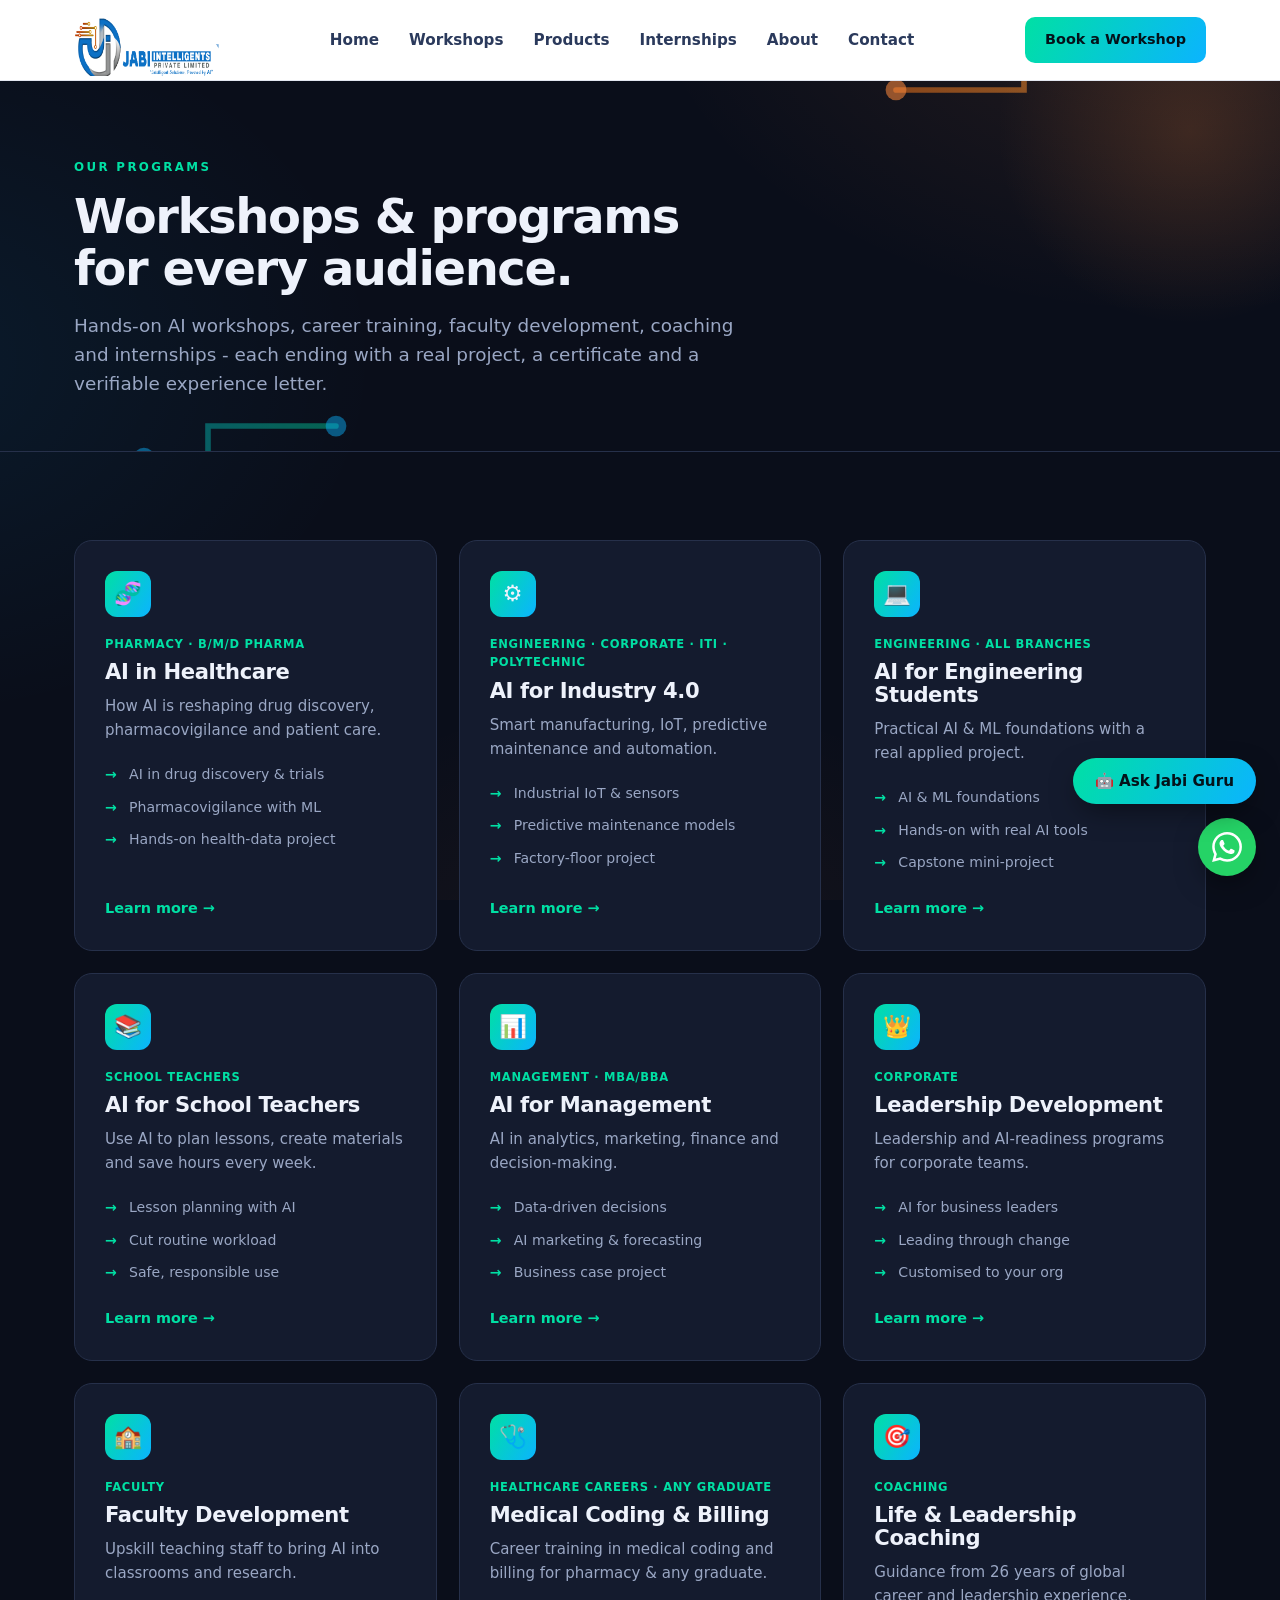
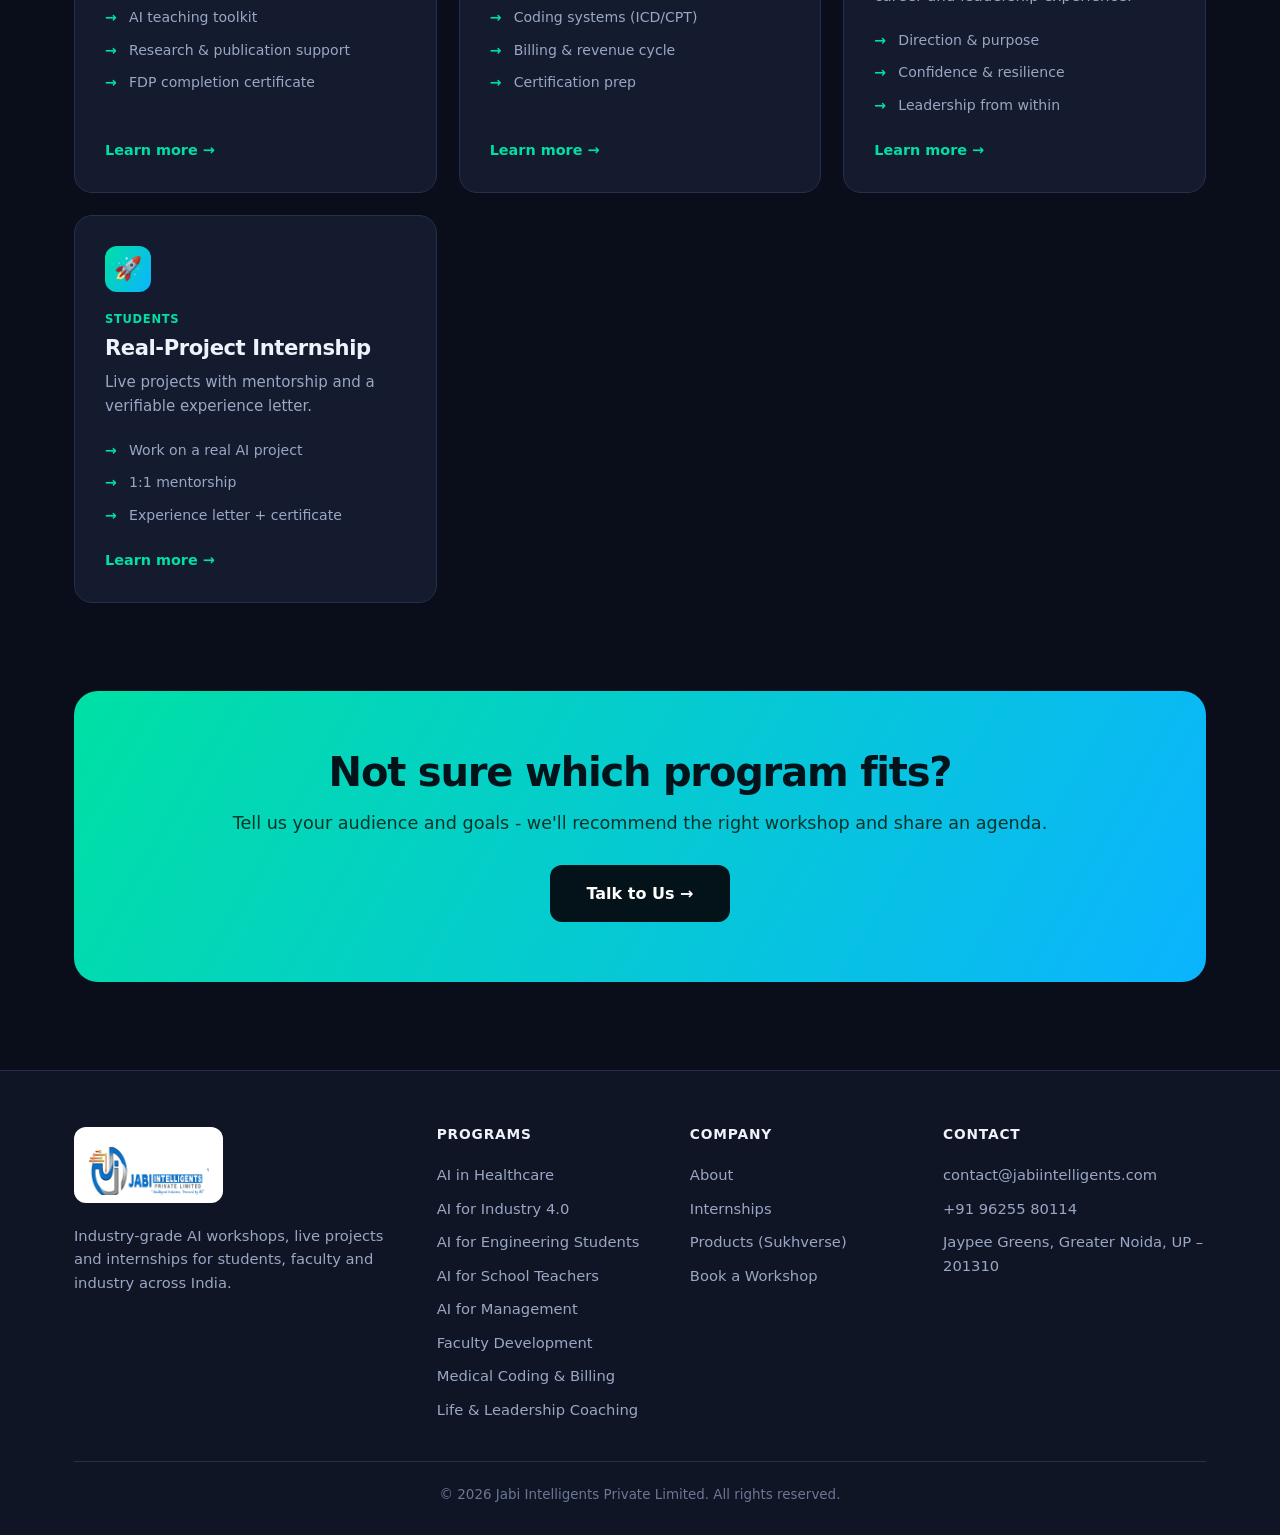
<file: programs.html>
<!DOCTYPE html>
<html lang="en">
<head>
<meta charset="UTF-8">
<meta name="viewport" content="width=device-width, initial-scale=1">
<title>Programs &amp; Workshops | Jabi Intelligents</title>
<meta name="description" content="Explore all Jabi Intelligents programs - AI workshops for pharmacy, engineering, management and school teachers, faculty development, medical coding, life coaching and real-project internships.">
<meta name="author" content="Jabi Intelligents Private Limited">
<meta name="keywords" content="AI workshops, AI training programs, FDP, faculty development program, AI workshop for college students, AI workshop for engineering, AI for management, school teacher AI training, medical coding course, AI internship program">
<meta name="robots" content="index, follow">
<meta name="geo.region" content="IN-UP">
<meta name="geo.placename" content="Greater Noida">
<link rel="canonical" href="https://jabiintelligents.com/programs.html">
<meta property="og:url" content="https://jabiintelligents.com/programs.html">
<meta property="og:image" content="https://jabiintelligents.com/jabiLogo.png">
<meta property="og:site_name" content="Jabi Intelligents">
<meta name="twitter:card" content="summary_large_image">
<link rel="icon" type="image/png" href="jabiIcon.png">
<link rel="stylesheet" href="style.css">
</head>
<body>
<header>
  <div class="wrap">
    <nav>
      <a class="logo" href="index.html"><img class="nav-logo-img" src="jabiLogo.png" alt="Jabi Intelligents Private Limited"></a>
      <div class="navlinks">
        <a href="index.html">Home</a>
        <a href="programs.html">Workshops</a>
        <a href="index.html#products">Products</a>
        <a href="internship.html">Internships</a>
        <a href="about.html">About</a>
        <a href="contact.html">Contact</a>
      </div>
      <a class="nav-cta" href="contact.html">Book a Workshop</a>
      <button class="menu-btn" aria-label="Menu" onclick="this.closest('nav').querySelector('.navlinks').classList.toggle('open')">&#9776;</button>
    </nav>
  </div>
</header>
<section class="page-hero">
  <div class="wrap">
    <span class="eyebrow">Our Programs</span>
    <h1>Workshops &amp; programs for every audience.</h1>
    <p>Hands-on AI workshops, career training, faculty development, coaching and internships - each ending with a real project, a certificate and a verifiable experience letter.</p>
  </div>
</section>
<section class="block">
  <div class="wrap">
    <div class="programs">
      <div class="pcard">
        <div class="ic">&#129516;</div>
        <span class="tag">Pharmacy &middot; B/M/D Pharma</span>
        <h3>AI in Healthcare</h3>
        <p>How AI is reshaping drug discovery, pharmacovigilance and patient care.</p>
        <ul><li>AI in drug discovery &amp; trials</li><li>Pharmacovigilance with ML</li><li>Hands-on health-data project</li></ul>
        <a class="more" href="pharmacy-ai.html">Learn more &rarr;</a>
      </div>
      <div class="pcard">
        <div class="ic">&#9881;</div>
        <span class="tag">Engineering &middot; Corporate &middot; ITI &middot; Polytechnic</span>
        <h3>AI for Industry 4.0</h3>
        <p>Smart manufacturing, IoT, predictive maintenance and automation.</p>
        <ul><li>Industrial IoT &amp; sensors</li><li>Predictive maintenance models</li><li>Factory-floor project</li></ul>
        <a class="more" href="engineering-ai.html">Learn more &rarr;</a>
      </div>
      <div class="pcard">
        <div class="ic">&#128187;</div>
        <span class="tag">Engineering &middot; All Branches</span>
        <h3>AI for Engineering Students</h3>
        <p>Practical AI &amp; ML foundations with a real applied project.</p>
        <ul><li>AI &amp; ML foundations</li><li>Hands-on with real AI tools</li><li>Capstone mini-project</li></ul>
        <a class="more" href="engineering-students.html">Learn more &rarr;</a>
      </div>
      <div class="pcard">
        <div class="ic">&#128218;</div>
        <span class="tag">School Teachers</span>
        <h3>AI for School Teachers</h3>
        <p>Use AI to plan lessons, create materials and save hours every week.</p>
        <ul><li>Lesson planning with AI</li><li>Cut routine workload</li><li>Safe, responsible use</li></ul>
        <a class="more" href="school-teachers.html">Learn more &rarr;</a>
      </div>
      <div class="pcard">
        <div class="ic">&#128202;</div>
        <span class="tag">Management &middot; MBA/BBA</span>
        <h3>AI for Management</h3>
        <p>AI in analytics, marketing, finance and decision-making.</p>
        <ul><li>Data-driven decisions</li><li>AI marketing &amp; forecasting</li><li>Business case project</li></ul>
        <a class="more" href="management-ai.html">Learn more &rarr;</a>
      </div>
      <div class="pcard">
        <div class="ic">&#128081;</div>
        <span class="tag">Corporate</span>
        <h3>Leadership Development</h3>
        <p>Leadership and AI-readiness programs for corporate teams.</p>
        <ul><li>AI for business leaders</li><li>Leading through change</li><li>Customised to your org</li></ul>
        <a class="more" href="corporate-leadership.html">Learn more &rarr;</a>
      </div>
      <div class="pcard">
        <div class="ic">&#127979;</div>
        <span class="tag">Faculty</span>
        <h3>Faculty Development</h3>
        <p>Upskill teaching staff to bring AI into classrooms and research.</p>
        <ul><li>AI teaching toolkit</li><li>Research &amp; publication support</li><li>FDP completion certificate</li></ul>
        <a class="more" href="faculty-development.html">Learn more &rarr;</a>
      </div>
      <div class="pcard">
        <div class="ic">&#129658;</div>
        <span class="tag">Healthcare Careers &middot; Any Graduate</span>
        <h3>Medical Coding &amp; Billing</h3>
        <p>Career training in medical coding and billing for pharmacy &amp; any graduate.</p>
        <ul><li>Coding systems (ICD/CPT)</li><li>Billing &amp; revenue cycle</li><li>Certification prep</li></ul>
        <a class="more" href="medical-coding.html">Learn more &rarr;</a>
      </div>
      <div class="pcard">
        <div class="ic">&#127919;</div>
        <span class="tag">Coaching</span>
        <h3>Life &amp; Leadership Coaching</h3>
        <p>Guidance from 26 years of global career and leadership experience.</p>
        <ul><li>Direction &amp; purpose</li><li>Confidence &amp; resilience</li><li>Leadership from within</li></ul>
        <a class="more" href="life-coaching.html">Learn more &rarr;</a>
      </div>
      <div class="pcard">
        <div class="ic">&#128640;</div>
        <span class="tag">Students</span>
        <h3>Real-Project Internship</h3>
        <p>Live projects with mentorship and a verifiable experience letter.</p>
        <ul><li>Work on a real AI project</li><li>1:1 mentorship</li><li>Experience letter + certificate</li></ul>
        <a class="more" href="internship.html">Learn more &rarr;</a>
      </div>
    </div>
  </div>
</section>
<section class="block" style="padding-top:0">
  <div class="wrap">
    <div class="cta">
      <h2>Not sure which program fits?</h2>
      <p>Tell us your audience and goals - we'll recommend the right workshop and share an agenda.</p>
      <a class="btn-dark" href="contact.html">Talk to Us &rarr;</a>
    </div>
  </div>
</section>
<footer>
  <div class="wrap">
    <div class="cols">
      <div>
        <img class="footer-logo-img" src="jabiLogo.png" alt="Jabi Intelligents">
        <p>Industry-grade AI workshops, live projects and internships for students, faculty and industry across India.</p>
      </div>
      <div>
        <h4>Programs</h4>
        <a href="pharmacy-ai.html">AI in Healthcare</a>
        <a href="engineering-ai.html">AI for Industry 4.0</a>
        <a href="engineering-students.html">AI for Engineering Students</a>
        <a href="school-teachers.html">AI for School Teachers</a>
        <a href="management-ai.html">AI for Management</a>
        <a href="faculty-development.html">Faculty Development</a>
        <a href="medical-coding.html">Medical Coding &amp; Billing</a>
        <a href="life-coaching.html">Life &amp; Leadership Coaching</a>
      </div>
      <div>
        <h4>Company</h4>
        <a href="about.html">About</a>
        <a href="internship.html">Internships</a>
        <a href="index.html#products">Products (Sukhverse)</a>
        <a href="contact.html">Book a Workshop</a>
      </div>
      <div>
        <h4>Contact</h4>
        <a href="mailto:contact@jabiintelligents.com">contact@jabiintelligents.com</a>
        <a href="tel:+919625580114">+91 96255 80114</a>
        <a>Jaypee Greens, Greater Noida, UP &ndash; 201310</a>
      </div>
    </div>
    <div class="copyright">&copy; 2026 Jabi Intelligents Private Limited. All rights reserved.</div>
  </div>
</footer>
<a class="wa" href="https://wa.me/919625580114" aria-label="WhatsApp"><svg viewBox="0 0 24 24" width="30" height="30" fill="#fff" aria-hidden="true"><path d="M17.472 14.382c-.297-.149-1.758-.867-2.03-.967-.273-.099-.471-.148-.67.15-.197.297-.767.966-.94 1.164-.173.199-.347.223-.644.075-.297-.15-1.255-.463-2.39-1.475-.883-.788-1.48-1.761-1.653-2.059-.173-.297-.018-.458.13-.606.134-.133.298-.347.446-.52.149-.174.198-.298.298-.497.099-.198.05-.371-.025-.52-.075-.149-.669-1.612-.916-2.207-.242-.579-.487-.5-.669-.51-.173-.008-.371-.01-.57-.01-.198 0-.52.074-.792.372-.272.297-1.04 1.016-1.04 2.479 0 1.462 1.065 2.875 1.213 3.074.149.198 2.096 3.2 5.077 4.487.709.306 1.262.489 1.694.625.712.227 1.36.195 1.871.118.571-.085 1.758-.719 2.006-1.413.248-.694.248-1.289.173-1.413-.074-.124-.272-.198-.57-.347m-5.421 7.403h-.004a9.87 9.87 0 01-5.031-1.378l-.361-.214-3.741.982.998-3.648-.235-.374a9.86 9.86 0 01-1.51-5.26c.001-5.45 4.436-9.884 9.888-9.884 2.64 0 5.122 1.03 6.988 2.898a9.825 9.825 0 012.893 6.994c-.003 5.45-4.437 9.884-9.885 9.884m8.413-18.297A11.815 11.815 0 0012.05 0C5.495 0 .16 5.335.157 11.892c0 2.096.547 4.142 1.588 5.945L.057 24l6.305-1.654a11.882 11.882 0 005.683 1.448h.005c6.554 0 11.89-5.335 11.893-11.893a11.821 11.821 0 00-3.48-8.413Z"/></svg></a>
<script src="chat.js?v=7" defer></script>
</body>
</html>
</file>
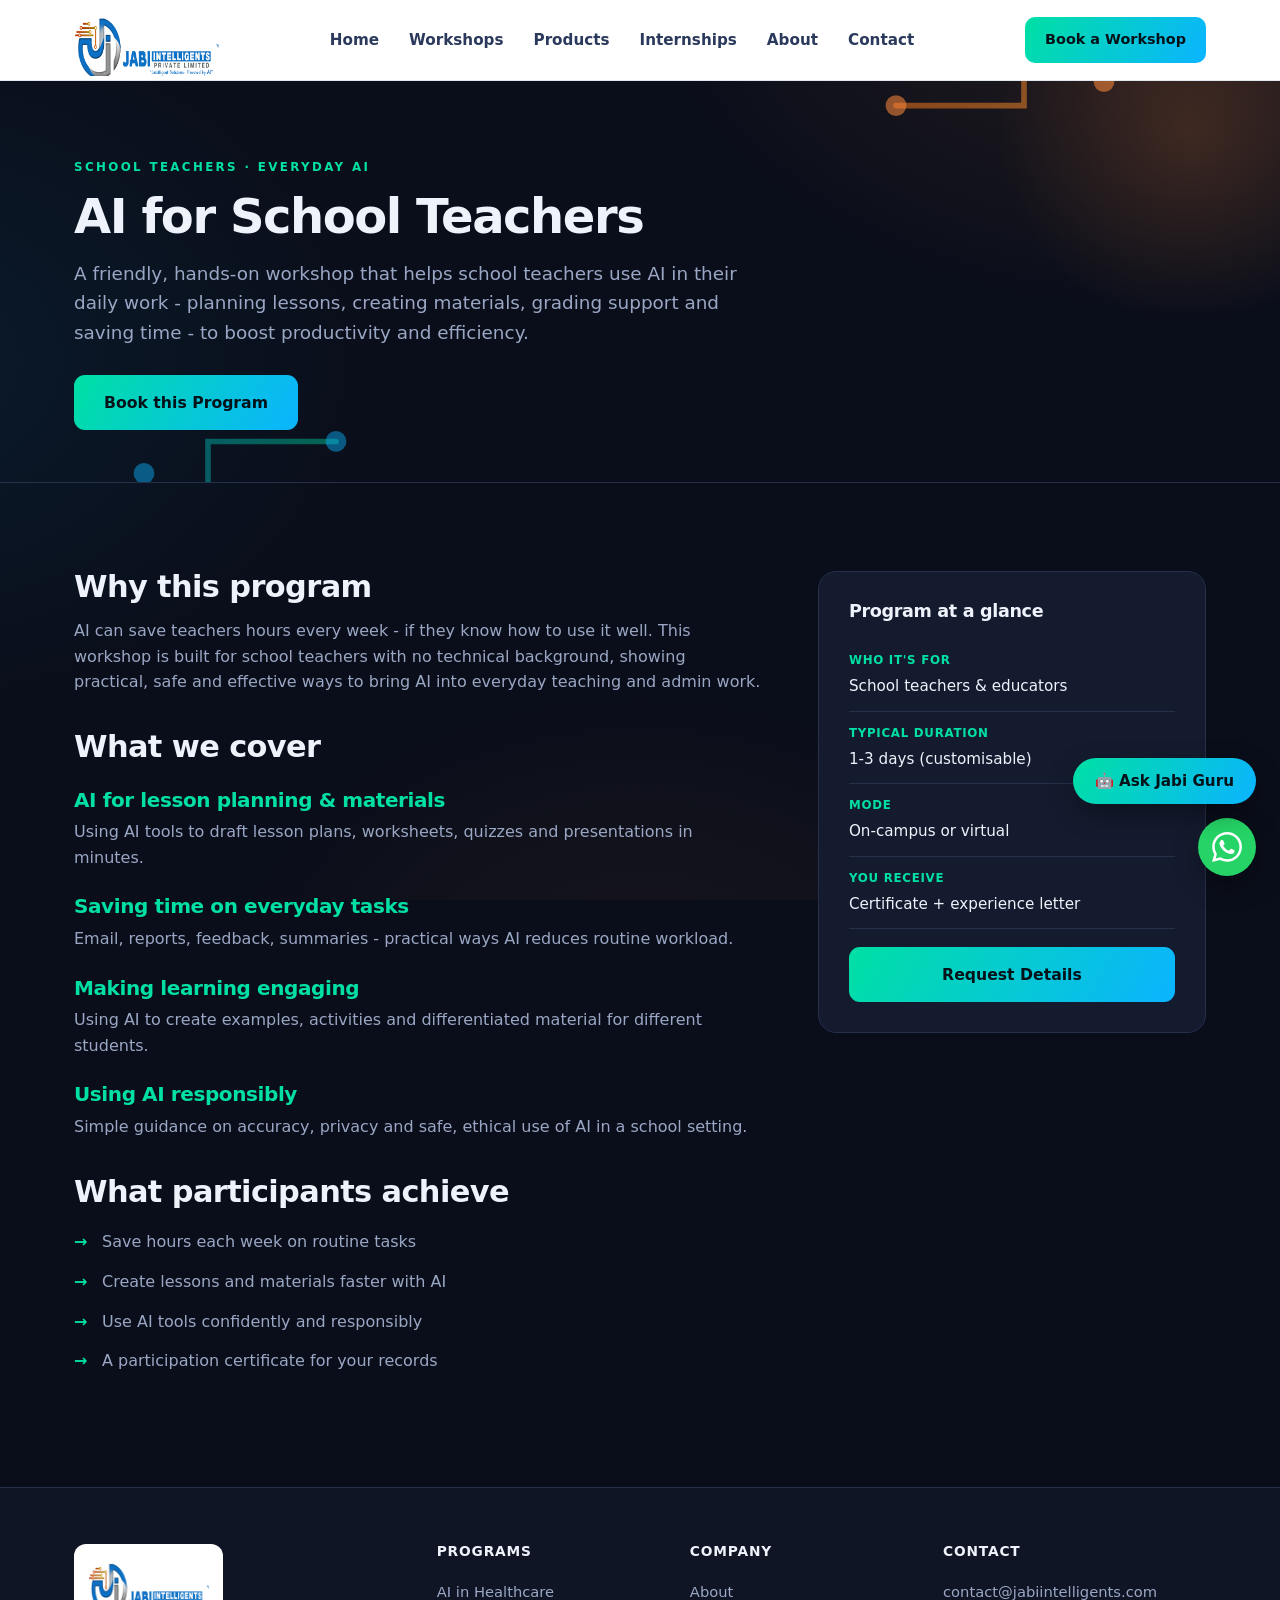
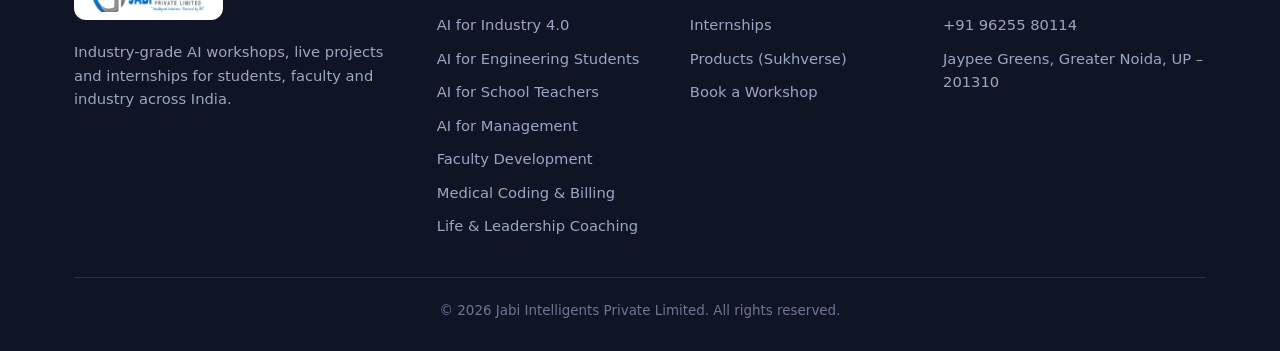
<file: school-teachers.html>
<!DOCTYPE html>
<html lang="en">
<head>
<meta charset="UTF-8">
<meta name="viewport" content="width=device-width, initial-scale=1">
<title>AI for School Teachers - Productivity &amp; Everyday Use | Jabi Intelligents</title>
<meta name="description" content="A practical AI workshop for school teachers - learn to use AI tools to save time, plan lessons, create materials and improve everyday productivity and efficiency.">
<meta name="author" content="Jabi Intelligents Private Limited">
<meta name="keywords" content="AI for school teachers, AI training for teachers, AI in education, teacher productivity AI, ChatGPT for teachers, AI tools for educators, teacher AI workshop">
<meta name="robots" content="index, follow">
<meta name="geo.region" content="IN-UP">
<meta name="geo.placename" content="Greater Noida">
<link rel="canonical" href="https://jabiintelligents.com/school-teachers.html">
<meta property="og:url" content="https://jabiintelligents.com/school-teachers.html">
<meta property="og:image" content="https://jabiintelligents.com/jabiLogo.png">
<meta property="og:site_name" content="Jabi Intelligents">
<meta name="twitter:card" content="summary_large_image">
<link rel="icon" type="image/png" href="jabiIcon.png">
<link rel="stylesheet" href="style.css">
<script type="application/ld+json">
{
  "@context":"https://schema.org",
  "@type":"Course",
  "name":"AI for School Teachers",
  "description":"A practical AI workshop for school teachers - learn to use AI tools to save time, plan lessons, create materials and improve everyday productivity and efficiency.",
  "provider":{"@type":"Organization","name":"Jabi Intelligents Private Limited","sameAs":"https://jabiintelligents.com"}
}
</script>
</head>
<body>
<header>
  <div class="wrap">
    <nav>
      <a class="logo" href="index.html"><img class="nav-logo-img" src="jabiLogo.png" alt="Jabi Intelligents Private Limited"></a>
      <div class="navlinks">
        <a href="index.html">Home</a>
        <a href="programs.html">Workshops</a>
        <a href="index.html#products">Products</a>
        <a href="internship.html">Internships</a>
        <a href="about.html">About</a>
        <a href="contact.html">Contact</a>
      </div>
      <a class="nav-cta" href="contact.html">Book a Workshop</a>
      <button class="menu-btn" aria-label="Menu" onclick="this.closest('nav').querySelector('.navlinks').classList.toggle('open')">&#9776;</button>
    </nav>
  </div>
</header>
<section class="page-hero">
  <div class="wrap">
    <span class="eyebrow">School Teachers &middot; Everyday AI</span>
    <h1>AI for School Teachers</h1>
    <p>A friendly, hands-on workshop that helps school teachers use AI in their daily work - planning lessons, creating materials, grading support and saving time - to boost productivity and efficiency.</p>
    <div class="hero-cta" style="margin-top:28px"><a class="btn btn-primary" href="contact.html">Book this Program</a></div>
  </div>
</section>
<section class="block">
  <div class="wrap content-grid">
    <div class="prose">
      <h2>Why this program</h2><p>AI can save teachers hours every week - if they know how to use it well. This workshop is built for school teachers with no technical background, showing practical, safe and effective ways to bring AI into everyday teaching and admin work.</p>
 <h2>What we cover</h2>
 <h3>AI for lesson planning &amp; materials</h3><p>Using AI tools to draft lesson plans, worksheets, quizzes and presentations in minutes.</p>
 <h3>Saving time on everyday tasks</h3><p>Email, reports, feedback, summaries - practical ways AI reduces routine workload.</p>
 <h3>Making learning engaging</h3><p>Using AI to create examples, activities and differentiated material for different students.</p>
 <h3>Using AI responsibly</h3><p>Simple guidance on accuracy, privacy and safe, ethical use of AI in a school setting.</p>
      <h2>What participants achieve</h2>
      <ul><li>Save hours each week on routine tasks</li><li>Create lessons and materials faster with AI</li><li>Use AI tools confidently and responsibly</li><li>A participation certificate for your records</li></ul>
    </div>
    <aside class="sidebar">
      <h3>Program at a glance</h3>
      <div class="fact"><b>Who it's for</b><span>School teachers &amp; educators</span></div>
      <div class="fact"><b>Typical duration</b><span>1-3 days (customisable)</span></div>
      <div class="fact"><b>Mode</b><span>On-campus or virtual</span></div>
      <div class="fact"><b>You receive</b><span>Certificate + experience letter</span></div>
      <a class="btn btn-primary" href="contact.html">Request Details</a>
    </aside>
  </div>
</section>
<footer>
  <div class="wrap">
    <div class="cols">
      <div>
        <img class="footer-logo-img" src="jabiLogo.png" alt="Jabi Intelligents">
        <p>Industry-grade AI workshops, live projects and internships for students, faculty and industry across India.</p>
      </div>
      <div>
        <h4>Programs</h4>
        <a href="pharmacy-ai.html">AI in Healthcare</a>
        <a href="engineering-ai.html">AI for Industry 4.0</a>
        <a href="engineering-students.html">AI for Engineering Students</a>
        <a href="school-teachers.html">AI for School Teachers</a>
        <a href="management-ai.html">AI for Management</a>
        <a href="faculty-development.html">Faculty Development</a>
        <a href="medical-coding.html">Medical Coding &amp; Billing</a>
        <a href="life-coaching.html">Life &amp; Leadership Coaching</a>
      </div>
      <div>
        <h4>Company</h4>
        <a href="about.html">About</a>
        <a href="internship.html">Internships</a>
        <a href="index.html#products">Products (Sukhverse)</a>
        <a href="contact.html">Book a Workshop</a>
      </div>
      <div>
        <h4>Contact</h4>
        <a href="mailto:contact@jabiintelligents.com">contact@jabiintelligents.com</a>
        <a href="tel:+919625580114">+91 96255 80114</a>
        <a>Jaypee Greens, Greater Noida, UP &ndash; 201310</a>
      </div>
    </div>
    <div class="copyright">&copy; 2026 Jabi Intelligents Private Limited. All rights reserved.</div>
  </div>
</footer>
<a class="wa" href="https://wa.me/919625580114" aria-label="WhatsApp"><svg viewBox="0 0 24 24" width="30" height="30" fill="#fff" aria-hidden="true"><path d="M17.472 14.382c-.297-.149-1.758-.867-2.03-.967-.273-.099-.471-.148-.67.15-.197.297-.767.966-.94 1.164-.173.199-.347.223-.644.075-.297-.15-1.255-.463-2.39-1.475-.883-.788-1.48-1.761-1.653-2.059-.173-.297-.018-.458.13-.606.134-.133.298-.347.446-.52.149-.174.198-.298.298-.497.099-.198.05-.371-.025-.52-.075-.149-.669-1.612-.916-2.207-.242-.579-.487-.5-.669-.51-.173-.008-.371-.01-.57-.01-.198 0-.52.074-.792.372-.272.297-1.04 1.016-1.04 2.479 0 1.462 1.065 2.875 1.213 3.074.149.198 2.096 3.2 5.077 4.487.709.306 1.262.489 1.694.625.712.227 1.36.195 1.871.118.571-.085 1.758-.719 2.006-1.413.248-.694.248-1.289.173-1.413-.074-.124-.272-.198-.57-.347m-5.421 7.403h-.004a9.87 9.87 0 01-5.031-1.378l-.361-.214-3.741.982.998-3.648-.235-.374a9.86 9.86 0 01-1.51-5.26c.001-5.45 4.436-9.884 9.888-9.884 2.64 0 5.122 1.03 6.988 2.898a9.825 9.825 0 012.893 6.994c-.003 5.45-4.437 9.884-9.885 9.884m8.413-18.297A11.815 11.815 0 0012.05 0C5.495 0 .16 5.335.157 11.892c0 2.096.547 4.142 1.588 5.945L.057 24l6.305-1.654a11.882 11.882 0 005.683 1.448h.005c6.554 0 11.89-5.335 11.893-11.893a11.821 11.821 0 00-3.48-8.413Z"/></svg></a>
<script src="chat.js?v=7" defer></script>
</body>
</html>
</file>
<file: style.css>
:root{
  --bg:#0a0e1a; --bg-2:#0f1525; --surface:#141b2e; --surface-2:#1a2236;
  --line:#26304a; --ink:#eef2fb; --ink-soft:#9aa7c4; --ink-dim:#6b7794;
  --brand:#00e0a4; --brand-2:#0bb4ff; --accent:#ff5d5d; --violet:#8b6dff;
  --grad:linear-gradient(120deg,#00e0a4 0%,#0bb4ff 100%);
  --grad-violet:linear-gradient(120deg,#8b6dff 0%,#0bb4ff 100%);
}
*{box-sizing:border-box;margin:0;padding:0}
html{scroll-behavior:smooth}
body{font-family:'Segoe UI',system-ui,-apple-system,sans-serif;color:var(--ink);background:var(--bg);background-image:radial-gradient(900px 600px at 92% -5%,rgba(255,138,60,.12),transparent 60%),radial-gradient(800px 600px at -8% 40%,rgba(11,180,255,.08),transparent 60%),radial-gradient(700px 500px at 50% 110%,rgba(255,138,60,.06),transparent 60%);background-attachment:fixed;line-height:1.6;overflow-x:hidden}
h1,h2,h3,h4{font-family:'Segoe UI',system-ui,sans-serif;line-height:1.08;letter-spacing:-.02em;font-weight:800}
a{color:inherit;text-decoration:none}
img{max-width:100%}
.wrap{max-width:1180px;margin:0 auto;padding:0 24px}
.eyebrow{display:inline-block;font-size:.74rem;letter-spacing:.2em;text-transform:uppercase;font-weight:700;color:var(--brand);margin-bottom:14px}
.grad-text{background:var(--grad);-webkit-background-clip:text;background-clip:text;-webkit-text-fill-color:transparent}

/* Nav */
header{position:sticky;top:0;z-index:50;background:#fff;border-bottom:1px solid #e3e7f0}
nav{display:flex;align-items:center;justify-content:space-between;height:80px}
.logo{font-size:1.3rem;font-weight:800;letter-spacing:-.02em}
.logo span{color:var(--brand)}
.navlinks{display:flex;gap:30px;font-size:.95rem;font-weight:700;color:#2b3a5c}
.navlinks a:hover{color:#0bb4ff}
.nav-cta{background:var(--grad);color:#04121a !important;padding:11px 20px;border-radius:10px;font-size:.9rem;font-weight:800}
.nav-cta:hover{opacity:.9}
.menu-btn{display:none;font-size:1.5rem;background:none;border:0;cursor:pointer;color:#1c2840}

/* Buttons */
.btn{padding:15px 30px;border-radius:11px;font-weight:800;font-size:.98rem;cursor:pointer;border:0;display:inline-block;transition:.18s}
.btn-primary{background:var(--grad);color:#04121a !important}
.btn-primary:hover{transform:translateY(-2px);box-shadow:0 12px 30px -10px rgba(0,224,164,.5)}
.btn-ghost{background:transparent;color:var(--ink) !important;border:1.5px solid var(--line)}
.btn-ghost:hover{border-color:var(--brand);color:var(--brand) !important}

/* Hero */
.hero{position:relative;padding:96px 0 80px;overflow:hidden;background:url('bg-circuit.svg') center/cover no-repeat}
.hero:before{content:"";position:absolute;top:-200px;right:-160px;width:560px;height:560px;background:radial-gradient(circle,rgba(255,138,60,.20),transparent 65%);pointer-events:none}
.hero:after{content:"";position:absolute;bottom:-220px;left:-160px;width:520px;height:520px;background:radial-gradient(circle,rgba(0,224,164,.18),transparent 65%);pointer-events:none}
.hero-grid{position:relative;display:grid;grid-template-columns:1.2fr .8fr;gap:54px;align-items:center}
.hero h1{font-size:3.6rem;margin:0 0 22px;letter-spacing:-.03em}
.hero p.lead{font-size:1.2rem;color:var(--ink-soft);max-width:40ch}
.hero-cta{display:flex;gap:16px;margin-top:34px;flex-wrap:wrap}
.hero-panel{background:linear-gradient(160deg,var(--surface),var(--bg-2));border:1px solid var(--line);border-radius:20px;padding:8px}
.hero-panel-inner{background:var(--bg-2);border-radius:14px;padding:28px}
.hero-panel h3{font-size:.8rem;letter-spacing:.12em;text-transform:uppercase;color:var(--ink-dim);margin-bottom:18px}
.mini-stat{display:flex;align-items:baseline;gap:12px;padding:14px 0;border-bottom:1px solid var(--line)}
.mini-stat:last-child{border:0}
.mini-stat b{font-size:1.9rem;font-weight:800;min-width:90px}
.mini-stat span{font-size:.9rem;color:var(--ink-soft)}

/* Marquee trust */
.logos{border-top:1px solid var(--line);border-bottom:1px solid var(--line);background:var(--bg-2)}
.logos .wrap{display:flex;gap:14px 40px;align-items:center;justify-content:center;padding:22px 24px;flex-wrap:wrap;color:var(--ink-dim);font-weight:700;font-size:.92rem}
.logos .wrap b{color:var(--ink-soft)}

/* Stats band */
.stats{padding:64px 0;background:var(--bg-2)}
.stats-grid{display:grid;grid-template-columns:repeat(4,1fr);gap:24px;text-align:center}
.stat-card{background:var(--surface);border:1px solid var(--line);border-radius:16px;padding:30px 18px}
.stat-card b{display:block;font-size:2.6rem;font-weight:800;letter-spacing:-.03em;margin-bottom:6px}
.stat-card span{font-size:.92rem;color:var(--ink-soft)}

/* Sections */
section.block{padding:88px 0}
.sec-head{max-width:62ch;margin-bottom:48px}
.sec-head h2{font-size:2.5rem;margin:0 0 14px;letter-spacing:-.03em}
.sec-head p{color:var(--ink-soft);font-size:1.05rem}

/* Program cards */
.programs{display:grid;grid-template-columns:repeat(3,1fr);gap:22px}
.pcard{background:var(--surface);border:1px solid var(--line);border-radius:18px;padding:30px;transition:.2s;display:flex;flex-direction:column;position:relative;overflow:hidden}
.pcard:hover{transform:translateY(-6px);border-color:var(--brand);box-shadow:0 24px 50px -28px rgba(0,224,164,.4)}
.pcard .ic{width:46px;height:46px;border-radius:12px;background:var(--grad);display:flex;align-items:center;justify-content:center;font-size:1.4rem;margin-bottom:18px}
.pcard .tag{font-size:.72rem;font-weight:700;letter-spacing:.06em;color:var(--brand);text-transform:uppercase}
.pcard h3{font-size:1.32rem;margin:8px 0 10px}
.pcard p{font-size:.94rem;color:var(--ink-soft);margin-bottom:16px}
.pcard ul{list-style:none;font-size:.88rem;color:var(--ink-soft);margin-bottom:auto}
.pcard li{padding:5px 0 5px 24px;position:relative}
.pcard li:before{content:"\2192";position:absolute;left:0;color:var(--brand);font-weight:700}
.pcard a.more{margin-top:18px;font-weight:800;font-size:.9rem;color:var(--brand)}
.pcard a.more:hover{color:var(--brand-2)}

/* Founder */
.founder{background:linear-gradient(160deg,var(--surface) 0%,var(--bg-2) 100%);border-top:1px solid var(--line);border-bottom:1px solid var(--line)}
.founder .wrap{display:grid;grid-template-columns:.85fr 1.15fr;gap:54px;align-items:center;padding:80px 24px}
.founder-card{background:var(--bg);border:1px solid var(--line);border-radius:20px;padding:36px;text-align:center}
.founder-avatar{width:120px;height:120px;border-radius:50%;margin:0 auto 18px;background:var(--grad);display:flex;align-items:center;justify-content:center;font-size:2.6rem;font-weight:800;color:#04121a}
.founder-card h3{font-size:1.4rem}
.founder-card .role{color:var(--brand);font-weight:700;font-size:.92rem;margin:6px 0 16px}
.founder-card .creds{text-align:left;font-size:.88rem;color:var(--ink-soft);list-style:none}
.founder-card .creds li{padding:7px 0 7px 24px;position:relative;border-top:1px solid var(--line)}
.founder-card .creds li:before{content:"\2713";position:absolute;left:0;color:var(--brand);font-weight:700}
.founder h2{font-size:2.4rem;margin-bottom:18px;letter-spacing:-.03em}
.founder p{color:var(--ink-soft);margin-bottom:14px;font-size:1.05rem}

/* Outcomes */
.band{background:var(--bg-2)}
.band .wrap{padding:80px 24px}
.band h2{font-size:2.4rem;margin-bottom:14px;letter-spacing:-.03em}
.out-grid{display:grid;grid-template-columns:repeat(4,1fr);gap:24px;margin-top:36px}
.out-grid .o{background:var(--surface);border:1px solid var(--line);border-radius:16px;padding:26px}
.out-grid .o b{display:block;font-size:1.15rem;margin-bottom:8px;color:var(--brand)}
.out-grid .o span{font-size:.92rem;color:var(--ink-soft)}

/* CTA */
.cta{background:var(--grad);border-radius:24px;padding:60px;text-align:center;position:relative;overflow:hidden}
.cta h2{font-size:2.5rem;color:#04121a;margin-bottom:14px;letter-spacing:-.03em}
.cta p{color:#06342a;font-size:1.1rem;margin-bottom:28px;font-weight:500}
.cta .btn-dark{background:#04121a;color:#fff !important;padding:16px 36px;border-radius:12px;font-weight:800;display:inline-block}
.cta .btn-dark:hover{transform:translateY(-2px)}

/* Page hero (interior) */
.page-hero{position:relative;padding:72px 0 52px;overflow:hidden;border-bottom:1px solid var(--line);background:url('bg-circuit.svg') center/cover no-repeat}
.page-hero:before{content:"";position:absolute;top:-160px;right:-120px;width:420px;height:420px;background:radial-gradient(circle,rgba(255,138,60,.16),transparent 65%)}
.page-hero h1{font-size:3rem;margin:0 0 16px;max-width:20ch;letter-spacing:-.03em}
.page-hero p{font-size:1.15rem;color:var(--ink-soft);max-width:58ch}

/* Content (program/about) */
.content-grid{display:grid;grid-template-columns:1.6fr .9fr;gap:54px;align-items:start}
.prose h2{font-size:1.9rem;margin:36px 0 14px;letter-spacing:-.02em}
.prose h2:first-child{margin-top:0}
.prose h3{font-size:1.25rem;margin:26px 0 8px;color:var(--brand)}
.prose p{margin-bottom:14px;color:var(--ink-soft)}
.prose ul{margin:0 0 18px 0;list-style:none}
.prose li{padding:7px 0 7px 28px;position:relative;color:var(--ink-soft)}
.prose li:before{content:"\2192";position:absolute;left:0;color:var(--brand);font-weight:700}
.sidebar{background:var(--surface);border:1px solid var(--line);border-radius:18px;padding:30px;position:sticky;top:96px}
.sidebar h3{font-size:1.1rem;margin-bottom:18px}
.sidebar .fact{padding:12px 0;border-bottom:1px solid var(--line)}
.sidebar .fact b{display:block;font-size:.74rem;text-transform:uppercase;letter-spacing:.06em;color:var(--brand);margin-bottom:3px}
.sidebar .fact span{font-size:.95rem;color:var(--ink)}
.sidebar .btn{margin-top:18px;width:100%;text-align:center}

/* Forms */
.leadform{background:var(--surface);border:1px solid var(--line);border-radius:22px;padding:48px;display:grid;grid-template-columns:1fr 1fr;gap:40px;align-items:center}
.leadform h2{font-size:2.2rem;margin-bottom:12px;letter-spacing:-.03em}
.leadform p{color:var(--ink-soft);font-size:1rem}
form{display:grid;gap:14px}
input,select,textarea{padding:14px 16px;border:1.5px solid var(--line);border-radius:11px;font-size:.95rem;font-family:inherit;background:var(--bg-2);color:var(--ink);width:100%}
input::placeholder,textarea::placeholder{color:var(--ink-dim)}
input:focus,select:focus,textarea:focus{outline:2px solid var(--brand);border-color:var(--brand)}

/* Contact */
.contact-grid{display:grid;grid-template-columns:1fr 1fr;gap:48px;align-items:start}
.contact-info .item{padding:18px 0;border-bottom:1px solid var(--line)}
.contact-info .item b{display:block;font-size:.74rem;text-transform:uppercase;letter-spacing:.06em;color:var(--brand);margin-bottom:4px}
.contact-info .item span,.contact-info .item a{color:var(--ink-soft)}
.contact-info .item a:hover{color:var(--brand)}

/* Footer */
footer{background:var(--bg-2);color:var(--ink-soft);padding:56px 0 30px;font-size:.92rem;border-top:1px solid var(--line)}
footer .cols{display:grid;grid-template-columns:1.5fr 1fr 1fr 1.2fr;gap:34px;margin-bottom:34px}
footer h4{color:var(--ink);font-size:.86rem;letter-spacing:.06em;text-transform:uppercase;margin-bottom:16px}
footer a{display:block;padding:5px 0}
footer a:hover{color:var(--brand)}
.copyright{border-top:1px solid var(--line);padding-top:22px;font-size:.84rem;text-align:center;color:var(--ink-dim)}

.wa{position:fixed;bottom:24px;right:24px;background:#25d366;color:#fff !important;width:58px;height:58px;border-radius:50%;display:flex;align-items:center;justify-content:center;font-size:1.8rem;box-shadow:0 10px 30px -8px rgba(0,0,0,.6);z-index:60}

@media(max-width:900px){
  .hero-grid,.programs,.out-grid,.stats-grid,.leadform,.content-grid,.contact-grid,.founder .wrap,footer .cols{grid-template-columns:1fr}
  .menu-btn{display:block}
  .nav-cta{display:none}
  nav{height:64px}
  /* Mobile dropdown nav */
  .navlinks{
    display:none;position:absolute;top:64px;left:0;right:0;
    flex-direction:column;gap:0;background:#fff;
    border-bottom:1px solid var(--line);padding:8px 0;z-index:60;
  }
  .navlinks.open{display:flex}
  .navlinks a{padding:14px 24px;border-bottom:1px solid #e8ecf4;font-size:1rem}
  .navlinks a:last-child{border-bottom:0}
  .hero{padding:56px 0 48px}
  .hero h1{font-size:2.1rem}
  .hero p.lead{font-size:1.05rem}
  .stats-grid,.out-grid{grid-template-columns:1fr 1fr}
  .sidebar{position:static}
  .cta{padding:40px 24px}
  .cta h2{font-size:1.8rem}
  .founder .wrap{padding:54px 24px}
  .sec-head h2{font-size:1.9rem}
  .page-hero h1{font-size:2.1rem}
  section.block{padding:56px 0}
  .product-card h3{font-size:1.7rem}
  .pc-visual .bigmark{font-size:3.2rem}
}
@media(max-width:560px){
  .wrap{padding:0 16px}
  .hero h1{font-size:1.75rem}
  .stats-grid,.out-grid{grid-template-columns:1fr}
  .btn{font-size:.92rem}
  .hero-cta{gap:10px}
  .hero-cta .btn{flex:1;text-align:center;padding:13px 14px}
  .sec-head h2,.band h2,.founder h2{font-size:1.5rem}
  .mini-stat b{font-size:1.5rem;min-width:72px}
  .leadform,.founder-card{padding:24px}
  .navlinks{top:60px}
  nav{height:60px}
}

/* Real logo: full logo image (nav + footer same) */
.logo{display:flex;align-items:center}
.nav-logo-img{height:72px;width:auto;object-fit:contain;display:block}
.footer-logo-img{height:76px;width:auto;background:#fff;padding:8px 14px;border-radius:12px;margin-bottom:14px}
@media(max-width:900px){.nav-logo-img{height:56px}}
@media(max-width:560px){.nav-logo-img{height:48px}}

/* Products section */
.products{padding:88px 0}
.product-card{background:linear-gradient(135deg,var(--surface),var(--bg-2));border:1px solid var(--line);border-radius:22px;padding:0;overflow:hidden;display:grid;grid-template-columns:1fr 1fr;gap:0;position:relative}
.product-card .pc-body{padding:48px}
.product-badge{display:inline-block;background:var(--grad-violet);color:#0b0420;font-weight:800;font-size:.72rem;letter-spacing:.1em;text-transform:uppercase;padding:6px 14px;border-radius:999px;margin-bottom:16px}
.product-card h3{font-size:2.1rem;margin-bottom:6px;letter-spacing:-.03em}
.product-card .tagline{color:var(--violet);font-weight:700;margin-bottom:18px}
.product-card p{color:var(--ink-soft);margin-bottom:18px}
.product-feats{display:grid;gap:12px;margin-bottom:8px}
.product-feats .pf{display:flex;gap:12px;align-items:flex-start}
.product-feats .pf .pfic{width:38px;height:38px;border-radius:10px;background:var(--grad-violet);display:flex;align-items:center;justify-content:center;font-size:1.1rem;flex-shrink:0}
.product-feats .pf b{display:block;font-size:.98rem}
.product-feats .pf span{font-size:.88rem;color:var(--ink-soft)}
.pc-visual{background:radial-gradient(circle at 50% 40%,rgba(139,109,255,.28),transparent 70%),linear-gradient(135deg,#1a1538,#0f1525);display:flex;flex-direction:column;align-items:center;justify-content:center;padding:48px;text-align:center}
.pc-visual .bigmark{font-size:4.6rem;font-weight:800;background:var(--grad-violet);-webkit-background-clip:text;background-clip:text;-webkit-text-fill-color:transparent;letter-spacing:-.04em;line-height:1}
.pc-visual .dedication{margin-top:22px;font-size:.86rem;color:var(--ink-soft);font-style:italic;max-width:30ch;border-top:1px solid var(--line);padding-top:18px}
@media(max-width:900px){.product-card{grid-template-columns:1fr}.product-card .pc-body{padding:32px}.pc-visual{padding:40px}}
</file>
